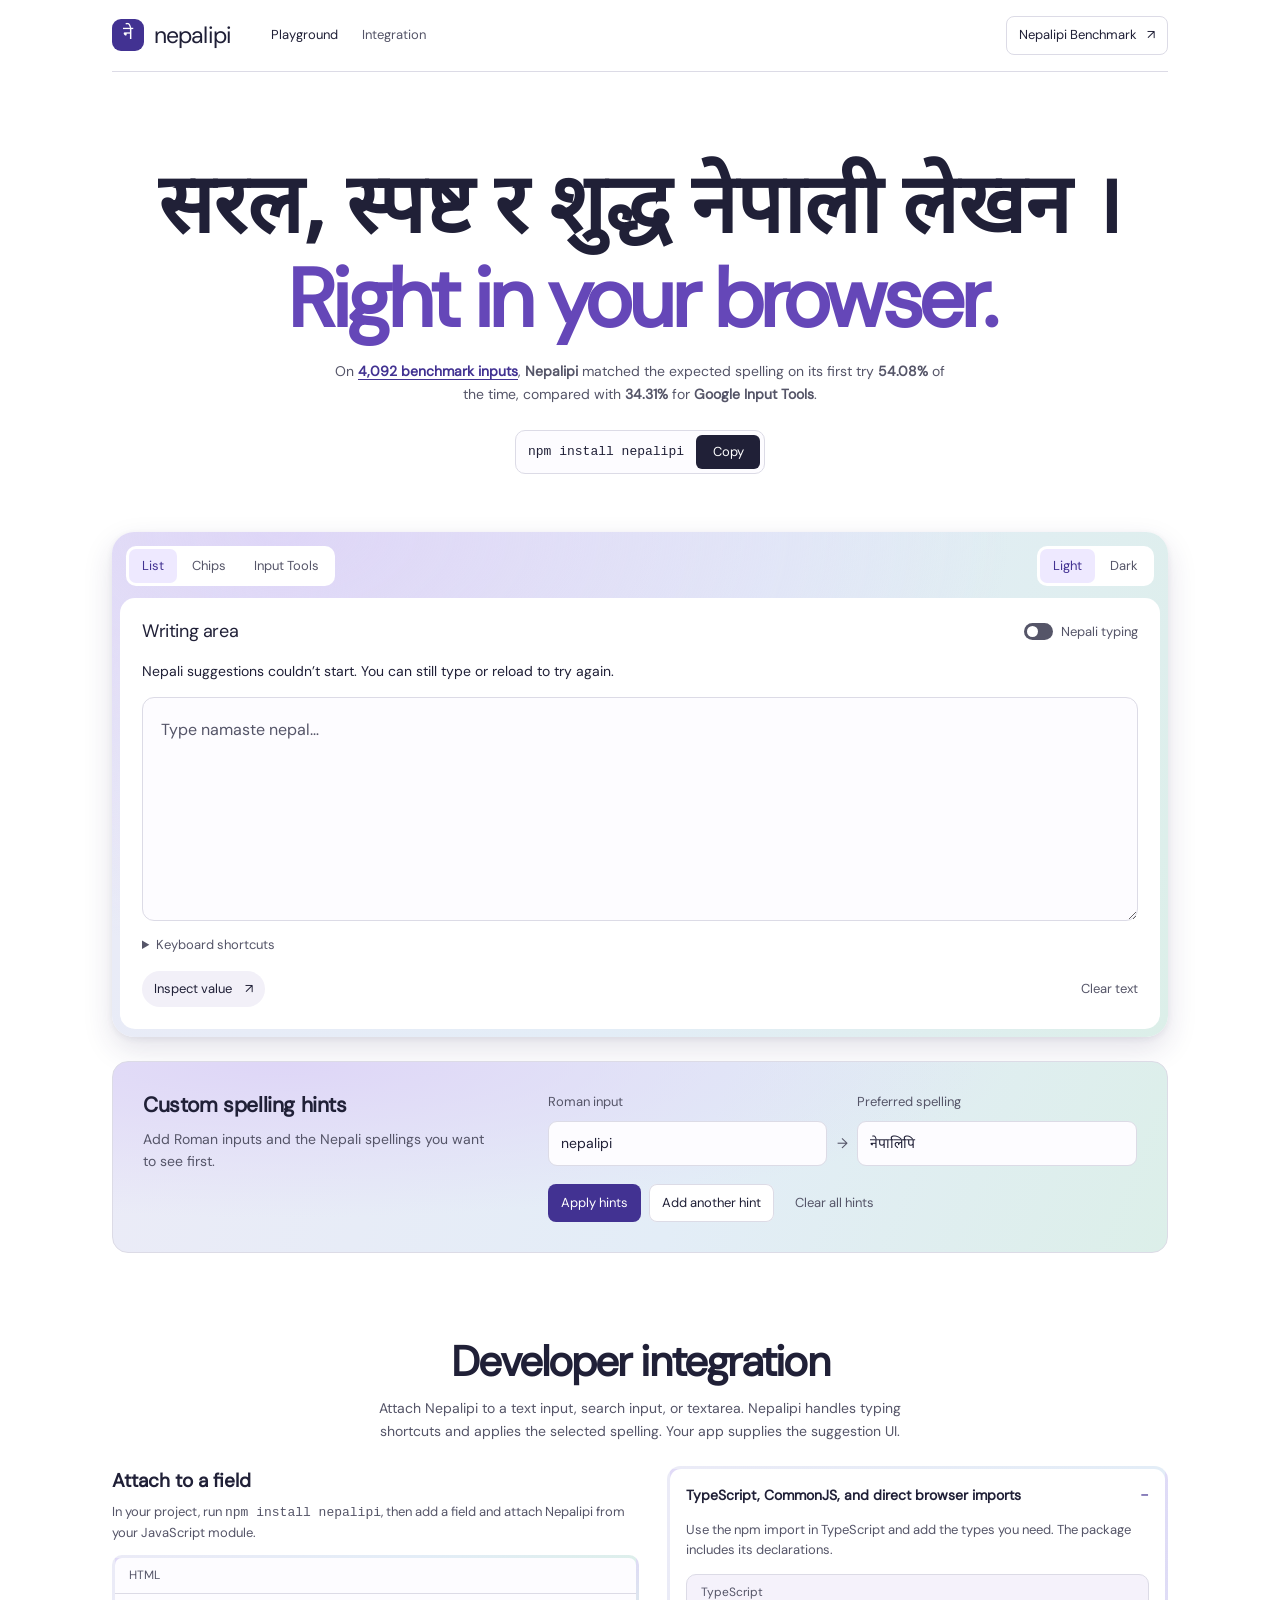
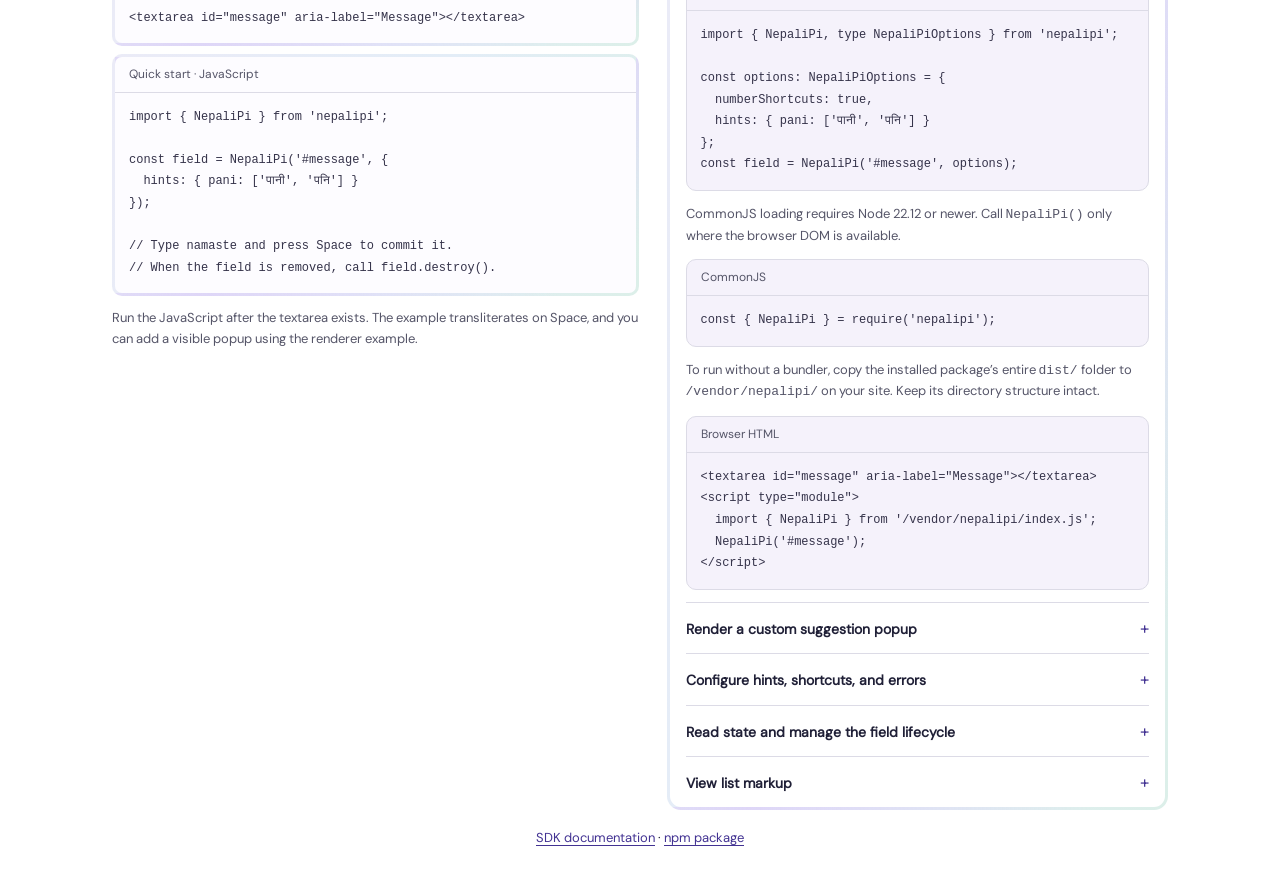
<file: index.html>
<!doctype html>
<html lang="en" data-theme="paper">
<head>
  <meta charset="UTF-8">
  <meta name="viewport" content="width=device-width, initial-scale=1">
  <meta name="description" content="Type Nepali with Roman letters and get live Devanagari suggestions in your browser. Try the writing demo or add offline Nepali typing to your app.">
  <title>Nepalipi — Type Nepali with Roman Letters</title>
  <link rel="canonical" href="https://nepalipi.github.io/">
  <meta property="og:type" content="website">
  <meta property="og:site_name" content="Nepalipi">
  <meta property="og:title" content="Nepalipi — Type Nepali with Roman Letters">
  <meta property="og:description" content="Type Nepali with Roman letters and get live Devanagari suggestions in your browser. Try the writing demo or add offline Nepali typing to your app.">
  <meta property="og:url" content="https://nepalipi.github.io/">
  <meta property="og:image" content="https://nepalipi.github.io/social/homepage.png">
  <meta property="og:image:type" content="image/png">
  <meta property="og:image:width" content="1200">
  <meta property="og:image:height" content="630">
  <meta property="og:image:alt" content="Nepalipi writing demo. Type namaste to get नमस्ते.">
  <meta name="twitter:card" content="summary_large_image">
  <meta name="twitter:title" content="Nepalipi — Type Nepali with Roman Letters">
  <meta name="twitter:description" content="Type Nepali with Roman letters and get live Devanagari suggestions in your browser. Try the writing demo or add offline Nepali typing to your app.">
  <meta name="twitter:image" content="https://nepalipi.github.io/social/homepage-x.png">
  <meta name="twitter:image:alt" content="Nepalipi writing demo. Type namaste to get नमस्ते.">
  <link rel="icon" href="/favicon.svg" type="image/svg+xml">
  <link rel="stylesheet" href="/input-demo/demo.css">
  <script type="module" src="/input-demo/demo.js"></script>
</head>
<body>
  <header class="masthead"><div class="header-start"><a class="brand" href="/"><span class="brand-mark" lang="ne" aria-hidden="true">ने</span>nepalipi</a><nav aria-label="Demo navigation"><a href="#playground" aria-current="page">Playground</a><a href="#integration">Integration</a></nav></div><a class="writer-link" href="/benchmark.html">Nepalipi Benchmark <span aria-hidden="true">↗</span></a></header>
  <main>
    <section class="intro">
      <h1><span lang="ne">सरल, स्पष्ट र शुद्ध नेपाली लेखन ।</span><br><span>Right in your browser.</span></h1>
      <p class="hero-benchmark">On <a href="/benchmark.html?suite=public-full#scores-panel"><strong>4,092 benchmark inputs</strong></a>, <strong>Nepalipi</strong> matched the expected spelling on its first try <strong>54.08%</strong> of the time, compared with <strong>34.31%</strong> for <strong>Google Input Tools</strong>.</p>
      <div class="install-command">
        <code id="install-command">npm install nepalipi</code>
        <button id="copy-install" type="button">Copy</button>
      </div>
      <p id="install-status" class="install-status" role="status"></p>
    </section>
    <section id="playground" class="playground" aria-label="Input integration playground">
      <div class="editor-frame">
        <div class="lab-bar"><div class="renderer-switch" role="group" aria-label="Suggestion style"><button type="button" data-renderer="list" aria-pressed="true">List</button><button type="button" data-renderer="chips" aria-pressed="false">Chips</button><button type="button" data-renderer="ime" aria-pressed="false">Input Tools</button></div><div class="appearance" role="group" aria-label="Demo appearance"><button type="button" data-theme-choice="paper" aria-pressed="true">Light</button><button type="button" data-theme-choice="ink" aria-pressed="false">Dark</button></div></div>
        <div class="form-side">
          <div class="workspace-heading"><h2><label for="message">Writing area</label></h2><label class="toggle"><input id="enabled" form="demo-form" type="checkbox" checked><span class="toggle-track" aria-hidden="true"></span>Nepali typing</label></div>
          <p id="engine-status" class="engine-note" role="status" hidden>Nepali suggestions couldn’t start. You can still type or reload to try again.</p>
          <form id="demo-form">
            <div class="field-shell">
              <textarea id="message" name="message" rows="4" spellcheck="false" placeholder="Type namaste nepal…" aria-describedby="typing-help"></textarea>
              <div id="message-options" class="suggestion-host" hidden></div>
            </div>
            <details class="typing-guide"><summary>Keyboard shortcuts</summary><p id="typing-help">Use 1–5 for Nepali, 6 for English, or ↑ ↓ and Space to choose. Esc keeps numbers literal. Type . for punctuation.</p></details>
            <div class="form-footer"><button type="submit" class="submit">Inspect value <span aria-hidden="true">↗</span></button><button type="reset" class="reset">Clear text</button></div>
          </form>
          <output id="form-result" hidden aria-live="polite"></output>
        </div>
      </div>
    </section>
    <form id="hint-form" class="hint-controls" aria-labelledby="hints-title">
      <div class="hint-intro">
        <h2 id="hints-title">Custom spelling hints</h2>
        <p>Add Roman inputs and the Nepali spellings you want to see first.</p>
      </div>
      <div class="hint-editor">
        <div id="hint-rows">
          <div class="hint-fields">
            <div><label for="hint-roman">Roman input</label><input id="hint-roman" data-hint-roman type="text" value="nepalipi" maxlength="64" pattern="[A-Za-z]+" required spellcheck="false"></div>
            <span class="hint-arrow" aria-hidden="true">→</span>
            <div><label for="hint-nepali">Preferred spelling</label><input id="hint-nepali" data-hint-nepali type="text" value="नेपालिपि" maxlength="128" required spellcheck="false" lang="ne"></div>
          </div>
        </div>
        <div class="hint-actions">
          <button id="apply-hint" type="submit">Apply hints</button>
          <button id="add-hint" type="button">Add another hint</button>
          <button id="clear-hints" type="button">Clear all hints</button>
        </div>
        <p id="hint-status" role="status" hidden></p>
      </div>
    </form>
    <section id="integration" class="integration" aria-labelledby="integration-title">
      <div class="integration-intro">
        <h2 id="integration-title">Developer integration</h2>
        <p>Attach Nepalipi to a text input, search input, or textarea. Nepalipi handles typing shortcuts and applies the selected spelling. Your app supplies the suggestion UI.</p>
      </div>
      <div class="integration-layout">
        <div class="integration-start">
          <h3>Attach to a field</h3>
          <p class="engine-note">In your project, run <code>npm install nepalipi</code>, then add a field and attach Nepalipi from your JavaScript module.</p>
          <div class="code-card"><div class="code-language">HTML</div><pre><code id="integration-quick-html">&lt;textarea id="message" aria-label="Message"&gt;&lt;/textarea&gt;</code></pre></div>
          <div class="code-card">
            <div class="code-language">Quick start · JavaScript</div>
            <pre><code id="integration-quick-start">import { NepaliPi } from 'nepalipi';

const field = NepaliPi('#message', {
  hints: { pani: ['पानी', 'पनि'] }
});

// Type namaste and press Space to commit it.
// When the field is removed, call field.destroy().</code></pre>
          </div>
          <p class="engine-note">Run the JavaScript after the textarea exists. The example transliterates on Space, and you can add a visible popup using the renderer example.</p>
        </div>
        <div class="integration-reference">
          <details class="integration-topic" open>
            <summary>TypeScript, CommonJS, and direct browser imports</summary>
            <p>Use the npm import in TypeScript and add the types you need. The package includes its declarations.</p>
            <div class="code-card"><div class="code-language">TypeScript</div><pre><code id="integration-typescript">import { NepaliPi, type NepaliPiOptions } from 'nepalipi';

const options: NepaliPiOptions = {
  numberShortcuts: true,
  hints: { pani: ['पानी', 'पनि'] }
};
const field = NepaliPi('#message', options);</code></pre></div>
            <p>CommonJS loading requires Node 22.12 or newer. Call <code>NepaliPi()</code> only where the browser DOM is available.</p>
            <div class="code-card"><div class="code-language">CommonJS</div><pre><code>const { NepaliPi } = require('nepalipi');</code></pre></div>
            <p>To run without a bundler, copy the installed package’s entire <code>dist/</code> folder to <code>/vendor/nepalipi/</code> on your site. Keep its directory structure intact.</p>
            <div class="code-card"><div class="code-language">Browser HTML</div><pre><code id="integration-direct-browser">&lt;textarea id="message" aria-label="Message"&gt;&lt;/textarea&gt;
&lt;script type="module"&gt;
  import { NepaliPi } from '/vendor/nepalipi/index.js';
  NepaliPi('#message');
&lt;/script&gt;</code></pre></div>
          </details>
          <details class="integration-topic">
            <summary>Render a custom suggestion popup</summary>
            <p>Give Nepalipi a separate container. It handles visibility and caret positioning. The renderer updates accessible attributes and wires up pointer selection.</p>
            <div class="code-card">
              <div class="code-language">HTML</div>
              <pre><code id="integration-popup-html">&lt;textarea id="message"&gt;&lt;/textarea&gt;
&lt;div id="suggestions" hidden&gt;&lt;/div&gt;</code></pre>
            </div>
            <div class="code-card">
              <div class="code-language">JavaScript</div>
              <pre><code id="integration-popup-js">import { NepaliPi } from 'nepalipi';

function applyAttributes(element, attributes) {
  for (const [name, value] of Object.entries(attributes)) {
    if (value === null) element.removeAttribute(name);
    else element.setAttribute(name, value);
  }
}

const field = NepaliPi('#message', {
  dropdown: {
    container: '#suggestions',
    position: 'caret',
    render(state, { container, controller }) {
      applyAttributes(controller.target, controller.getInputAttributes());
      applyAttributes(container, controller.getListAttributes());

      container.replaceChildren(...state.suggestions.map(suggestion =&gt; {
        const option = document.createElement('button');
        option.type = 'button';
        option.textContent = suggestion.label ?? suggestion.text;
        applyAttributes(option, controller.getOptionAttributes(suggestion.id));
        option.onpointerdown = event =&gt; event.preventDefault();
        option.onclick = () =&gt; controller.choose(suggestion.id);
        return option;
      }));
    }
  }
});</code></pre>
            </div>
            <p>Use <code>position: 'manual'</code> if your app positions the popup. For fully custom rendering, subscribe with <code>field.subscribe(listener)</code>, render from <code>state.suggestions</code>, and call the returned unsubscribe function on cleanup.</p>
          </details>
          <details class="integration-topic">
            <summary>Configure hints, shortcuts, and errors</summary>
            <dl>
              <div><dt><code>enabled</code> and <code>numberShortcuts</code></dt><dd>Both default to <code>true</code>. Set <code>numberShortcuts: false</code> if the field needs literal digits.</dd></div>
              <div><dt><code>hints</code> and <code>setHints(hints)</code></dt><dd>Map each Roman key to one spelling or an ordered list. Hints apply to this field only and appear ahead of engine suggestions. Calling <code>setHints()</code> with a map replaces the previous map. Pass <code>{}</code> to clear it.</dd></div>
              <div><dt><code>onError(error, info)</code></dt><dd>Handle failures in dropdown renderers and subscribers after setup. The callback receives the error, a code, and the target field.</dd></div>
            </dl>
          </details>
          <details class="integration-topic">
            <summary>Read state and manage the field lifecycle</summary>
            <dl>
              <div><dt><code>getState()</code> and <code>subscribe(listener)</code></dt><dd>Read <code>suggestions</code>, <code>activeId</code>, <code>open</code>, and <code>mode</code>. The mode identifies a word or punctuation menu. Each suggestion has an ID, text, shortcut number, and kind.</dd></div>
              <div><dt><code>choose(id)</code> and <code>highlight(id)</code></dt><dd>Use IDs from the current state. Choose from a keyboard or pointer handler so the controller can apply the selection.</dd></div>
              <div><dt><code>open()</code>, <code>dismiss()</code>, and <code>getCaretRect()</code></dt><dd>Open or close the suggestions, or read the caret position when positioning your own popup.</dd></div>
              <div><dt><code>update(options)</code> and <code>NepaliPi.get(target)</code></dt><dd>Update a controller or look up one already attached to the field. Attach only once per element.</dd></div>
              <div><dt><code>destroy()</code></dt><dd>Detach when the field is removed. In frameworks, attach after mount and destroy before unmount.</dd></div>
            </dl>
            <div class="code-card"><div class="code-language">Subscribe and clean up</div><pre><code>const unsubscribe = field.subscribe(state =&gt; {
  console.log(state.mode, state.suggestions);
});

// Call both when the component is removed.
unsubscribe();
field.destroy();</code></pre></div>
          </details>
          <details class="markup-preview"><summary id="markup-label">View list markup</summary><pre id="markup-code">&lt;ul role="listbox"&gt;
  &lt;li&gt;
    &lt;button role="option"&gt;
      &lt;strong&gt;नमस्ते&lt;/strong&gt;
      &lt;kbd&gt;१&lt;/kbd&gt;
    &lt;/button&gt;
  &lt;/li&gt;
&lt;/ul&gt;</pre></details>
        </div>
      </div>
      <p class="integration-links"><a href="https://github.com/razaanstha/nepalipi#browser-integration">SDK documentation</a> · <a href="https://www.npmjs.com/package/nepalipi">npm package</a></p>
    </section>
    <p id="announcement" class="sr-only" aria-live="polite" aria-atomic="true"></p>
  </main>
</body>
</html>
</file>
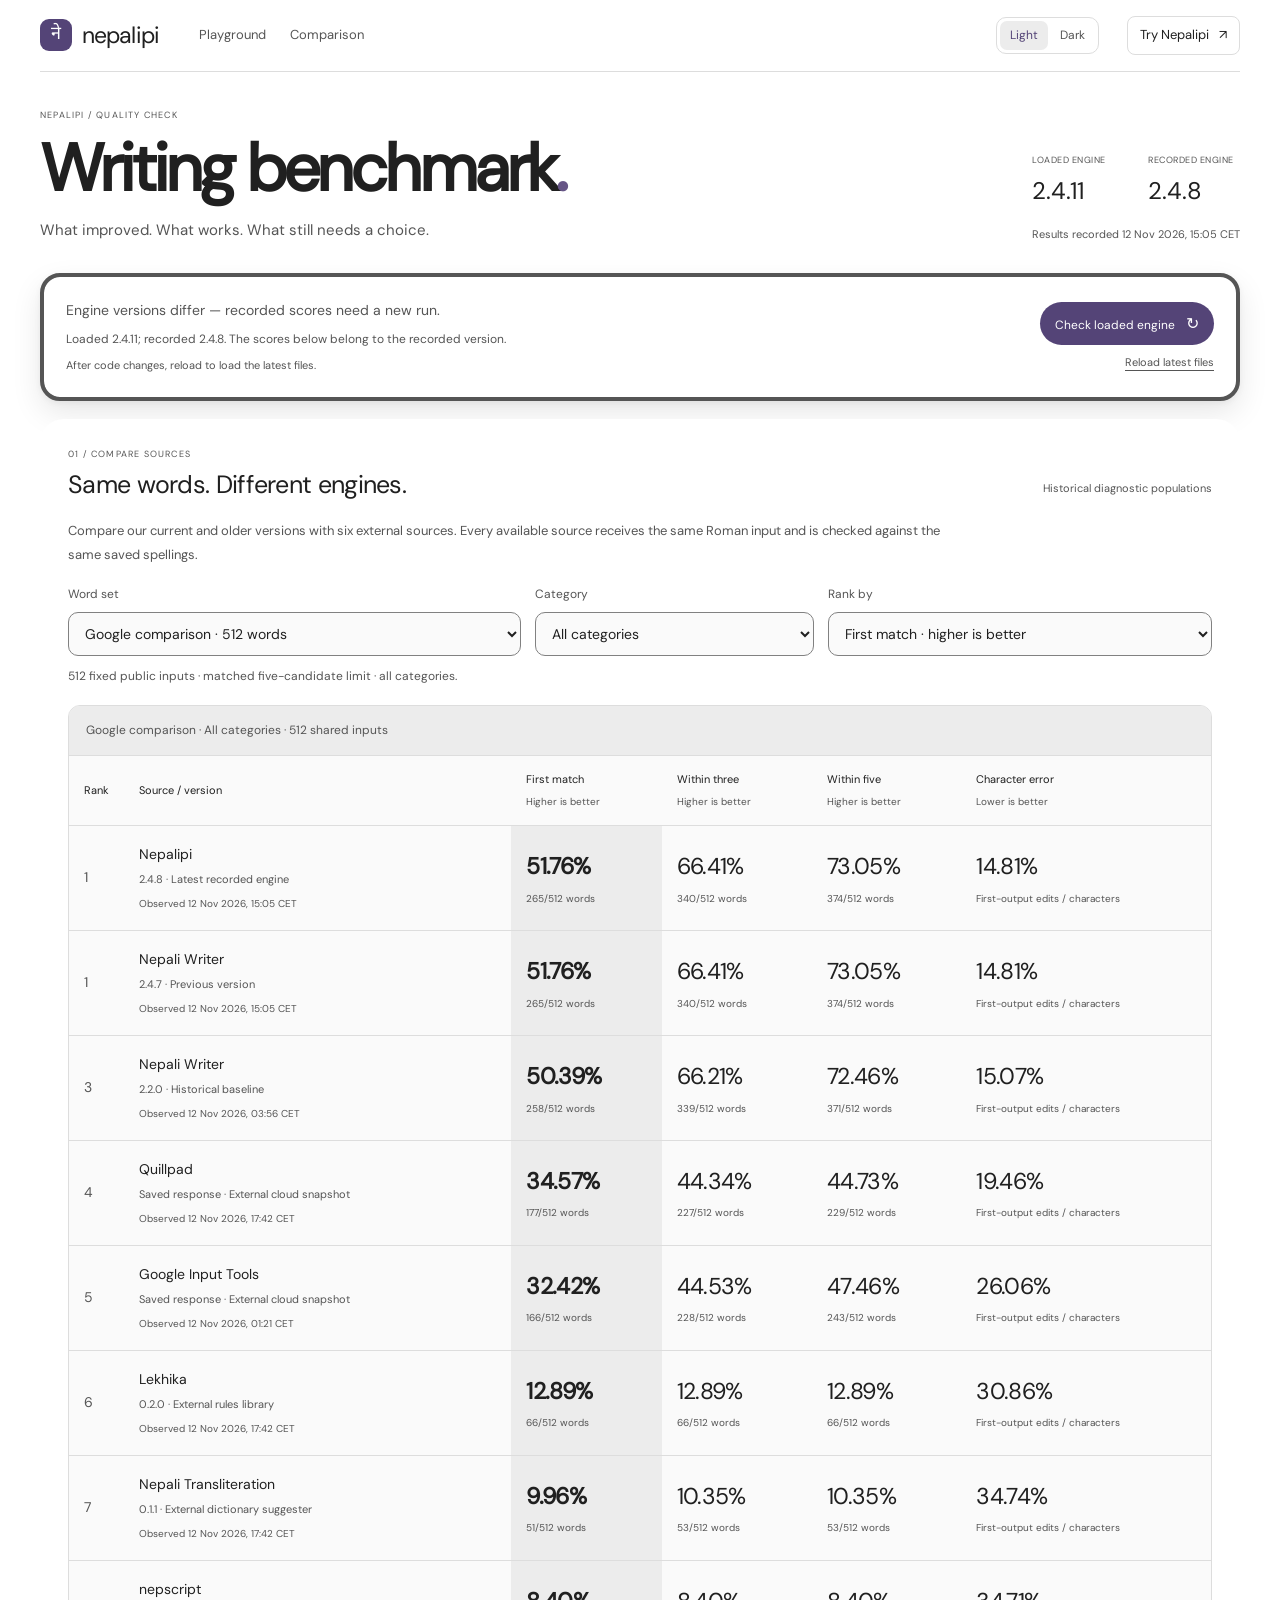
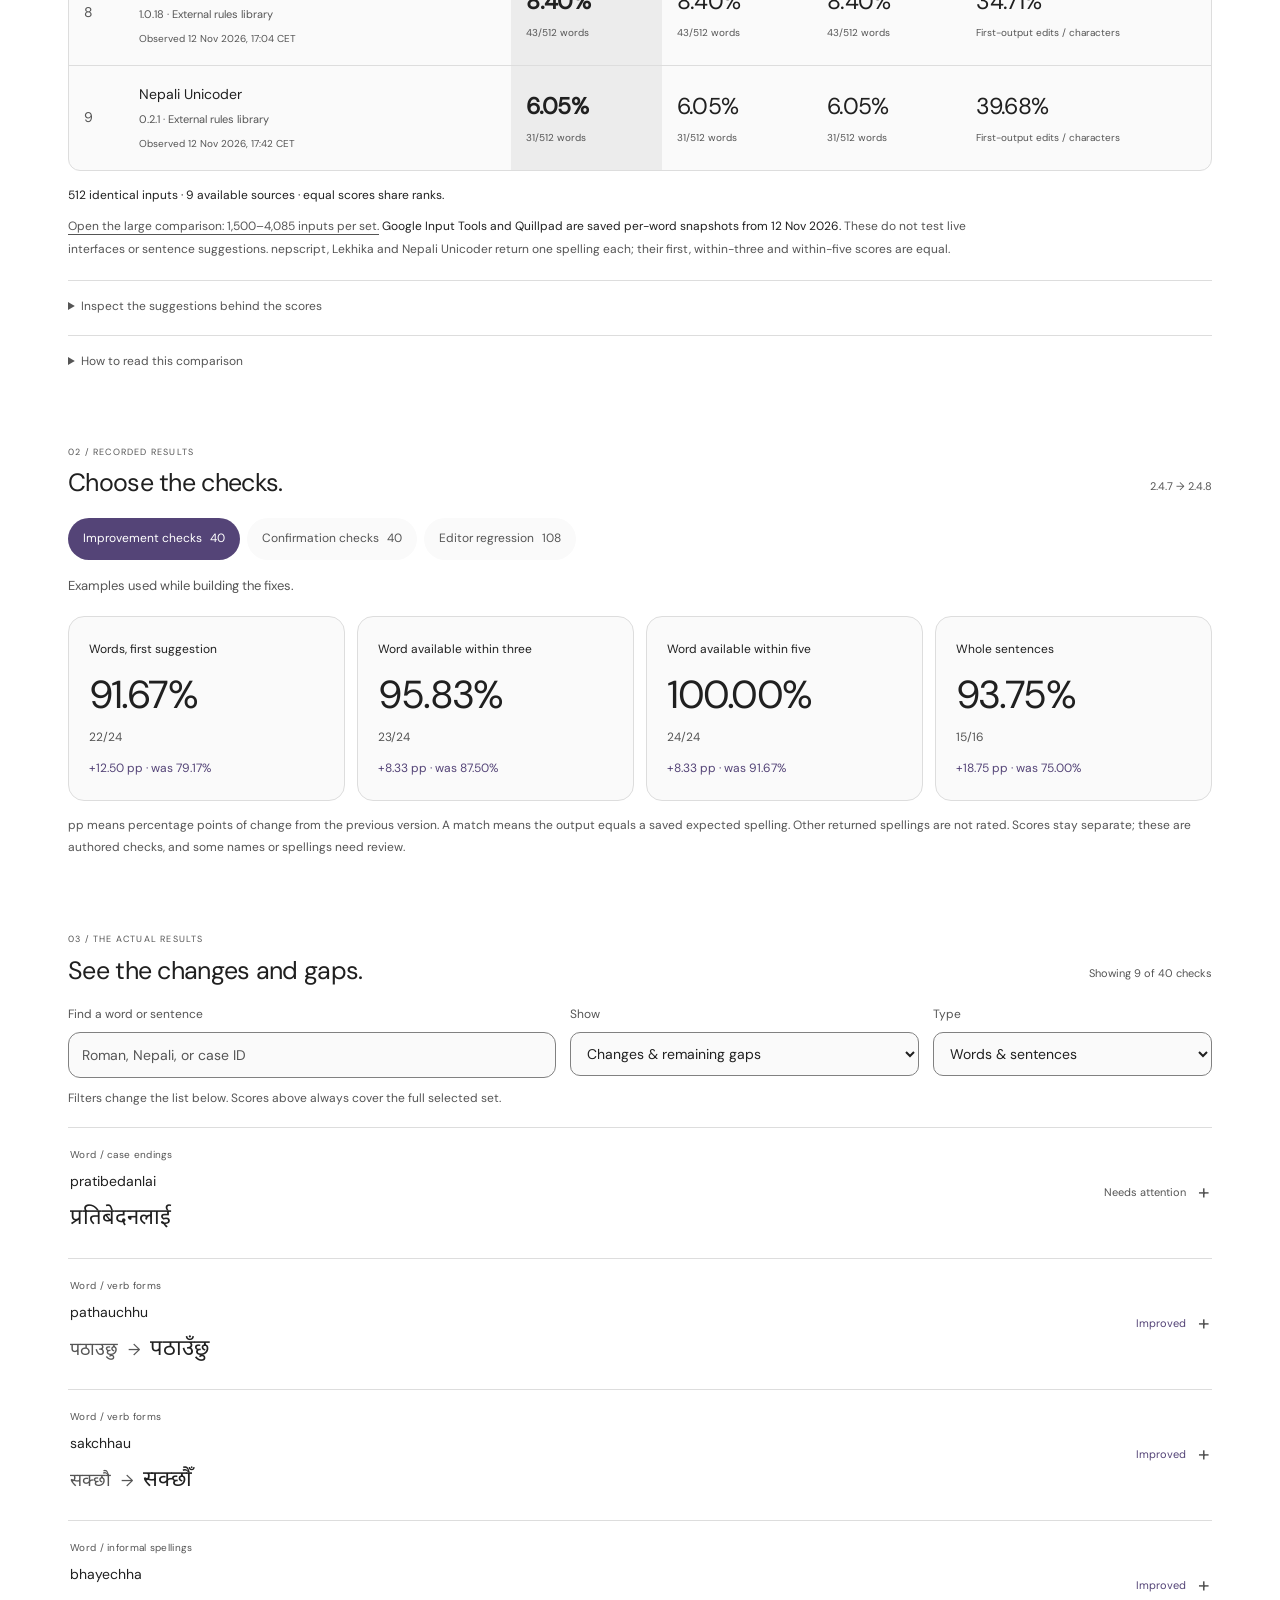
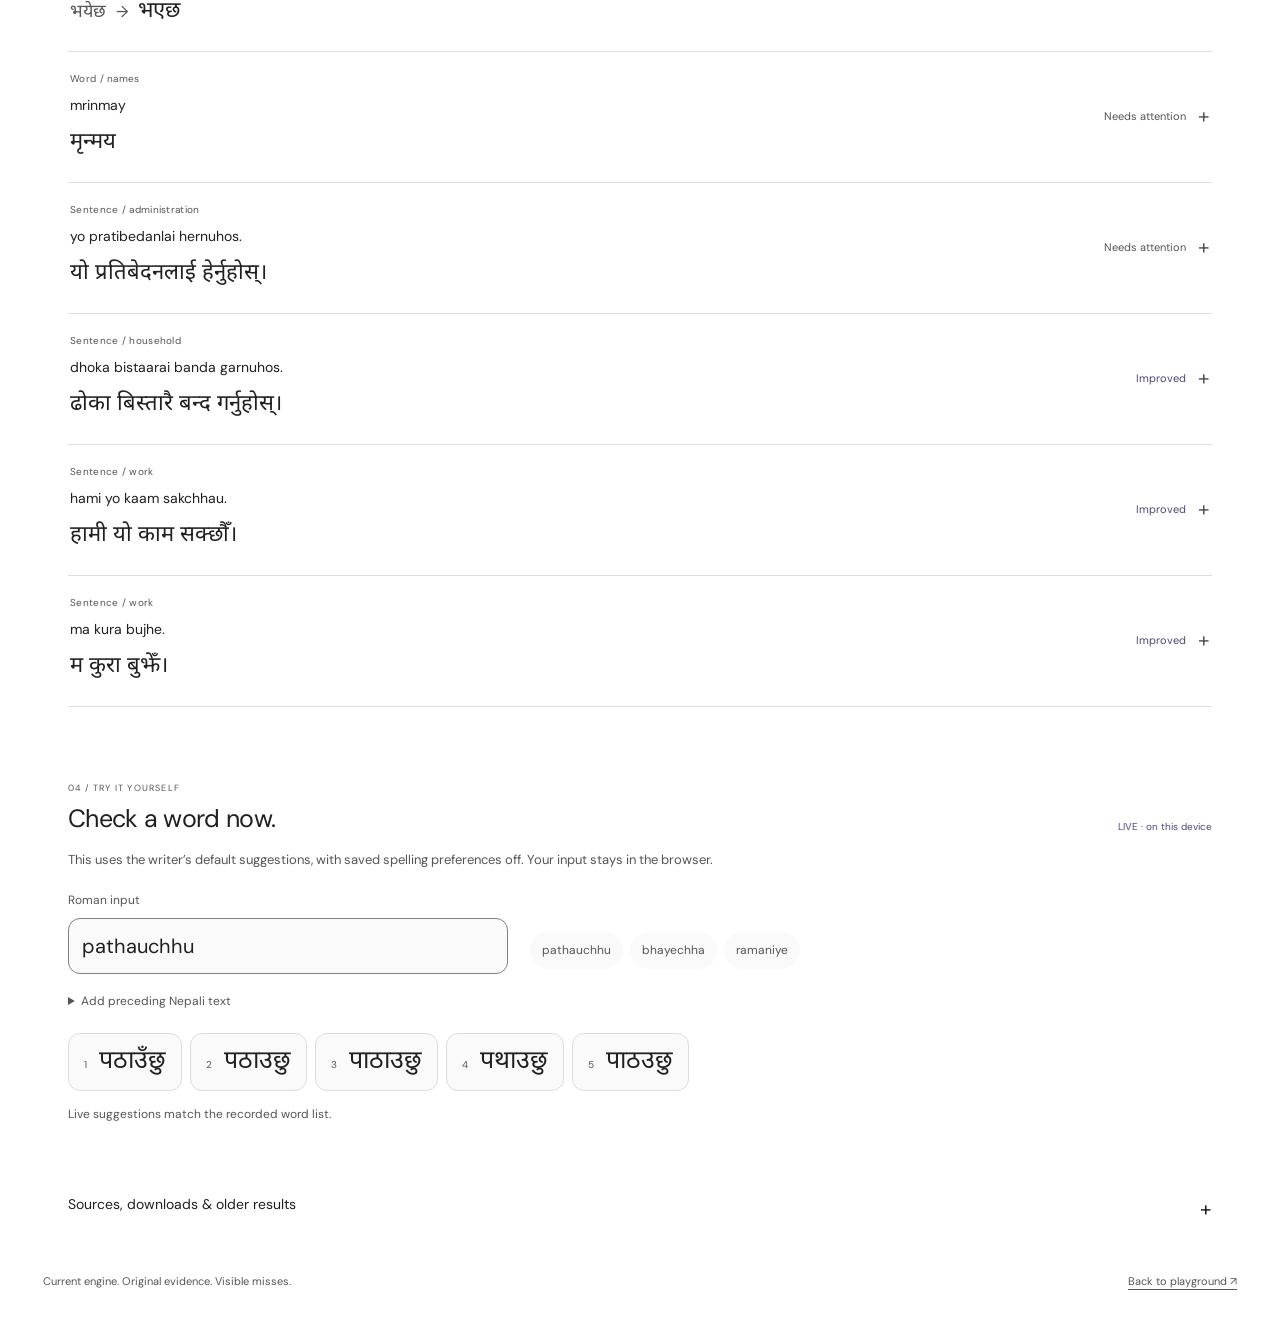
<file: benchmark-details.html>
<!doctype html>
<html lang="en" data-theme="paper">
<head>
  <meta charset="UTF-8"><meta name="viewport" content="width=device-width,initial-scale=1">
  <meta name="theme-color" content="#ffffff">
  <meta name="description" content="Current Nepalipi results: what improved, what still needs work, and a live check against the loaded engine.">
  <title>Benchmark details — Nepalipi</title>
  <link rel="icon" href="/favicon.svg" type="image/svg+xml">
  <link rel="stylesheet" href="/theme.css">
  <link rel="stylesheet" href="/benchmark/dashboard.css">
  <link rel="stylesheet" href="/benchmark/select.css">
  <link rel="stylesheet" href="/benchmark/appearance.css">
  <script type="module" src="/benchmark/dashboard.js"></script>
  <script type="module" src="/benchmark/theme.js"></script>
</head>
<body class="dashboard-page">
  <header class="dashboard-header"><div class="header-start"><a class="dashboard-brand" href="/" aria-label="Nepalipi home"><span class="brand-mark" lang="ne" aria-hidden="true">ने</span>nepalipi</a><nav aria-label="Main navigation"><a href="/">Playground</a><a href="/benchmark.html">Comparison</a></nav></div><div class="header-actions"><div class="appearance" role="group" aria-label="Benchmark appearance"><button type="button" data-theme-choice="paper" aria-pressed="true">Light</button><button type="button" data-theme-choice="ink" aria-pressed="false">Dark</button></div><a class="playground-link" href="/">Try Nepalipi <span aria-hidden="true">↗</span></a></div></header>
  <main class="dashboard-main">
    <section class="dashboard-hero" aria-labelledby="page-title">
      <div><p class="overline">NEPALIPI / QUALITY CHECK</p><h1 id="page-title">Writing benchmark<span>.</span></h1><p class="hero-description">What improved. What works. What still needs a choice.</p></div>
      <div class="engine-stamp"><div><span>LOADED ENGINE</span><strong id="loaded-version">—</strong></div><div><span>RECORDED ENGINE</span><strong id="recorded-version">—</strong></div><p>Results recorded <time id="recorded-at">—</time></p></div>
    </section>
    <section id="freshness" class="freshness" data-state="checking" aria-label="Loaded engine check">
      <div><strong id="freshness-result" role="status" aria-live="polite">Checking the loaded engine…</strong><p id="freshness-detail">Word suggestions are checked here. Sentence and editor scores come from the saved browser run.</p><p class="reload-note">After code changes, reload to load the latest files.</p></div><div class="freshness-actions"><button id="check-engine" type="button" disabled>Check loaded engine <span aria-hidden="true">↻</span></button><a id="reload-files" href="/benchmark-details.html">Reload latest files</a></div>
    </section>
    <p id="old-link-note" class="old-link-note" hidden>This link refers to an older word suite. <a id="old-link" href="/benchmark-history.html">Open those archived results ↗</a></p>

    <section class="source-panel" aria-labelledby="sources-title">
      <div class="section-top"><div><p class="overline">01 / COMPARE SOURCES</p><h2 id="sources-title">Same words. Different engines.</h2></div><span class="compare-label">Historical diagnostic populations</span></div>
      <p class="source-intro">Compare our current and older versions with six external sources. Every available source receives the same Roman input and is checked against the same saved spellings.</p>
      <div class="source-controls"><label>Word set<select id="comparison-set"><button type="button"><selectedcontent></selectedcontent></button></select></label><label>Category<select id="comparison-category"><button type="button"><selectedcontent></selectedcontent></button></select></label><label>Rank by<select id="comparison-metric"><button type="button"><selectedcontent></selectedcontent></button><option value="first">First match · higher is better</option><option value="withinThree">Within three · higher is better</option><option value="withinFive">Within five · higher is better</option><option value="cer">Character error · lower is better</option></select></label></div>
      <p id="comparison-scope" class="filter-note"></p>
      <div class="source-table-wrap" tabindex="0" role="region" aria-label="Source comparison table">
        <table class="source-table"><caption id="comparison-caption"></caption><thead><tr><th scope="col">Rank</th><th scope="col">Source / version</th><th scope="col">First match <span>Higher is better</span></th><th scope="col">Within three <span>Higher is better</span></th><th scope="col">Within five <span>Higher is better</span></th><th scope="col">Character error <span>Lower is better</span></th></tr></thead><tbody id="comparison-rows"></tbody></table>
      </div>
      <p id="comparison-summary" class="comparison-summary" role="status" aria-live="polite"></p>
      <p class="source-caveat"><a href="/benchmark.html">Open the large comparison: 1,500–4,085 inputs per set.</a> <strong>Google Input Tools and Quillpad are saved per-word snapshots from 12 Nov 2026.</strong> These do not test live interfaces or sentence suggestions. nepscript, Lekhika and Nepali Unicoder return one spelling each; their first, within-three and within-five scores are equal.</p>
      <details class="source-inspector"><summary>Inspect the suggestions behind the scores</summary><div><label>Word in the selected category<select id="comparison-word"><button type="button"><selectedcontent></selectedcontent></button></select></label><p id="comparison-expected"></p><div id="comparison-outcomes"></div></div></details>
      <details class="source-method"><summary>How to read this comparison</summary><div><p>First match: the first suggestion equals an accepted spelling. Within three: any of the first three unique suggestions equals one. Within five: any of the first five unique suggestions equals one. Counts beneath the match percentages show the denominator. Character error is first-output edit distance divided by reference characters, pooled across the selected words; lower is better and it can exceed 100%.</p><p>Matching uses Unicode NFC and trims surrounding spaces. Errors stay in the captured set’s denominator. Entirely uncaptured sets show “Not captured”. Equal scores share ranks. Category filters recalculate every source on the same subset; the sets overlap, so there is no combined score.</p><p id="comparison-independence"></p><ul id="source-dates"></ul><p>These are previously observed diagnostic words. Exact spelling agreement is narrower than linguistic correctness, particularly for names and valid alternatives. The sentence and editor checks below have no external baseline.</p><div class="evidence-links"><a href="/benchmark/source-comparison-2.4.8-v2.json" download>All sources · JSON</a><a href="/benchmark/within-three-2.4.8-v1.json" download>Within three · JSON</a><a href="/benchmark/within-three-2.4.8-v1.csv" download>Percentages by set/category · CSV</a></div></div></details>
    </section>

    <section class="results-panel" aria-labelledby="results-title">
      <div class="section-top"><div><p class="overline">02 / RECORDED RESULTS</p><h2 id="results-title">Choose the checks.</h2></div><span class="compare-label" id="compare-label"></span></div>
      <div id="set-buttons" class="set-buttons" role="group" aria-label="Check group"></div>
      <p id="set-description" class="set-description"></p>
      <div class="score-grid">
        <button type="button" class="score-card" data-kind="choices" aria-label="Show word checks"><span>Words, first suggestion</span><strong id="word-score-percentage">—</strong><span id="word-score" class="score-count">—</span><small id="word-change"></small></button>
        <button type="button" class="score-card" data-kind="choices" aria-label="Show words within three"><span>Word available within three</span><strong id="three-score-percentage">—</strong><span id="three-score" class="score-count">—</span><small id="three-change"></small></button>
        <button type="button" class="score-card" data-kind="choices" aria-label="Show word choices"><span>Word available within five</span><strong id="available-score-percentage">—</strong><span id="available-score" class="score-count">—</span><small id="available-change"></small></button>
        <button type="button" class="score-card" data-kind="sentences" aria-label="Show sentence checks"><span>Whole sentences</span><strong id="sentence-score-percentage">—</strong><span id="sentence-score" class="score-count">—</span><small id="sentence-change"></small></button>
      </div>
      <button type="button" id="workflow-summary" class="workflow-summary" hidden>Editor actions <strong id="workflow-percentage"></strong><span id="workflow-score"></span><span>Show every action check ↗</span></button>
      <p class="score-definition">pp means percentage points of change from the previous version. A match means the output equals a saved expected spelling. Other returned spellings are not rated. Scores stay separate; these are authored checks, and some names or spellings need review.</p>
    </section>

    <section class="inspection-panel" aria-labelledby="cases-title">
      <div class="section-top"><div><p class="overline">03 / THE ACTUAL RESULTS</p><h2 id="cases-title">See the changes and gaps.</h2></div><p id="case-count" role="status"></p></div>
      <div class="case-controls"><label class="case-search">Find a word or sentence<input id="case-search" type="search" placeholder="Roman, Nepali, or case ID" autocomplete="off"></label><label>Show<select id="result-filter"><button type="button"><selectedcontent></selectedcontent></button><option value="changes">Changes &amp; remaining gaps</option><option value="all">All checks</option><option value="improved">Improved</option><option value="attention">Needs attention</option><option value="matched">Matched reference</option></select></label><label>Type<select id="kind-filter"><button type="button"><selectedcontent></selectedcontent></button><option value="all">Words &amp; sentences</option><option value="choices">Words</option><option value="sentences">Sentences</option><option value="workflows">Editor actions</option></select></label></div>
      <p class="filter-note">Filters change the list below. Scores above always cover the full selected set.</p>
      <div id="case-list"></div><p id="empty-results" class="empty-results" hidden>No checks match these filters.</p>
    </section>

    <section id="try-word" class="try-word" aria-labelledby="probe-title">
      <div class="section-top"><div><p class="overline">04 / TRY IT YOURSELF</p><h2 id="probe-title">Check a word now.</h2></div><span class="live-label">LIVE · on this device</span></div>
      <p>This uses the writer’s default suggestions, with saved spelling preferences off. Your input stays in the browser.</p>
      <div class="probe-row"><label>Roman input<input id="probe-input" type="text" value="pathauchhu" maxlength="64" autocomplete="off" autocapitalize="off" spellcheck="false"></label><div class="probe-examples"><button type="button" data-probe="pathauchhu">pathauchhu</button><button type="button" data-probe="bhayechha">bhayechha</button><button type="button" data-probe="ramaniye">ramaniye</button></div></div>
      <details class="probe-context"><summary>Add preceding Nepali text</summary><label>Preceding Nepali text<input id="probe-before" type="text" maxlength="256" placeholder="हामी" lang="ne" autocomplete="off" spellcheck="false"></label></details>
      <ol id="probe-results" lang="ne" aria-label="Live suggestions" aria-live="polite"></ol><p id="probe-note" role="status"></p>
    </section>

    <details id="evidence" class="evidence"><summary>Sources, downloads &amp; older results <span aria-hidden="true">+</span></summary><div>
      <p>Improvement checks helped shape the fixes. Confirmation checks were measured after the engine was frozen, with one previously tested word disclosed. Their scores stayed unchanged. Older editor checks are a separate regression set.</p>
      <div class="evidence-links"><a id="download-usage" download>All everyday results</a><a id="download-notes" download>Exposure &amp; spelling notes</a><a id="download-editor" download>Full editor run</a><a id="download-words" download>Seven word regression sets</a><a href="/extended-benchmark.html">Detailed editor traces ↗</a><a href="/benchmark-history.html">Older benchmark workspace ↗</a></div>
      <p>The source table compares six external sources with three Writer versions. New Quillpad responses and three additional local engines are recorded separately; existing Google and Writer observations remain unchanged.</p>
      <div class="verify-commands"><code>npm run audit:usage:verify</code><code>npm run audit:editor:verify</code></div>
    </div></details>
    <noscript>JavaScript is required to display the recorded results and run the local engine check.</noscript>
    <footer><span>Current engine. Original evidence. Visible misses.</span><a href="/">Back to playground ↗</a></footer>
  </main>
</body>
</html>
</file>
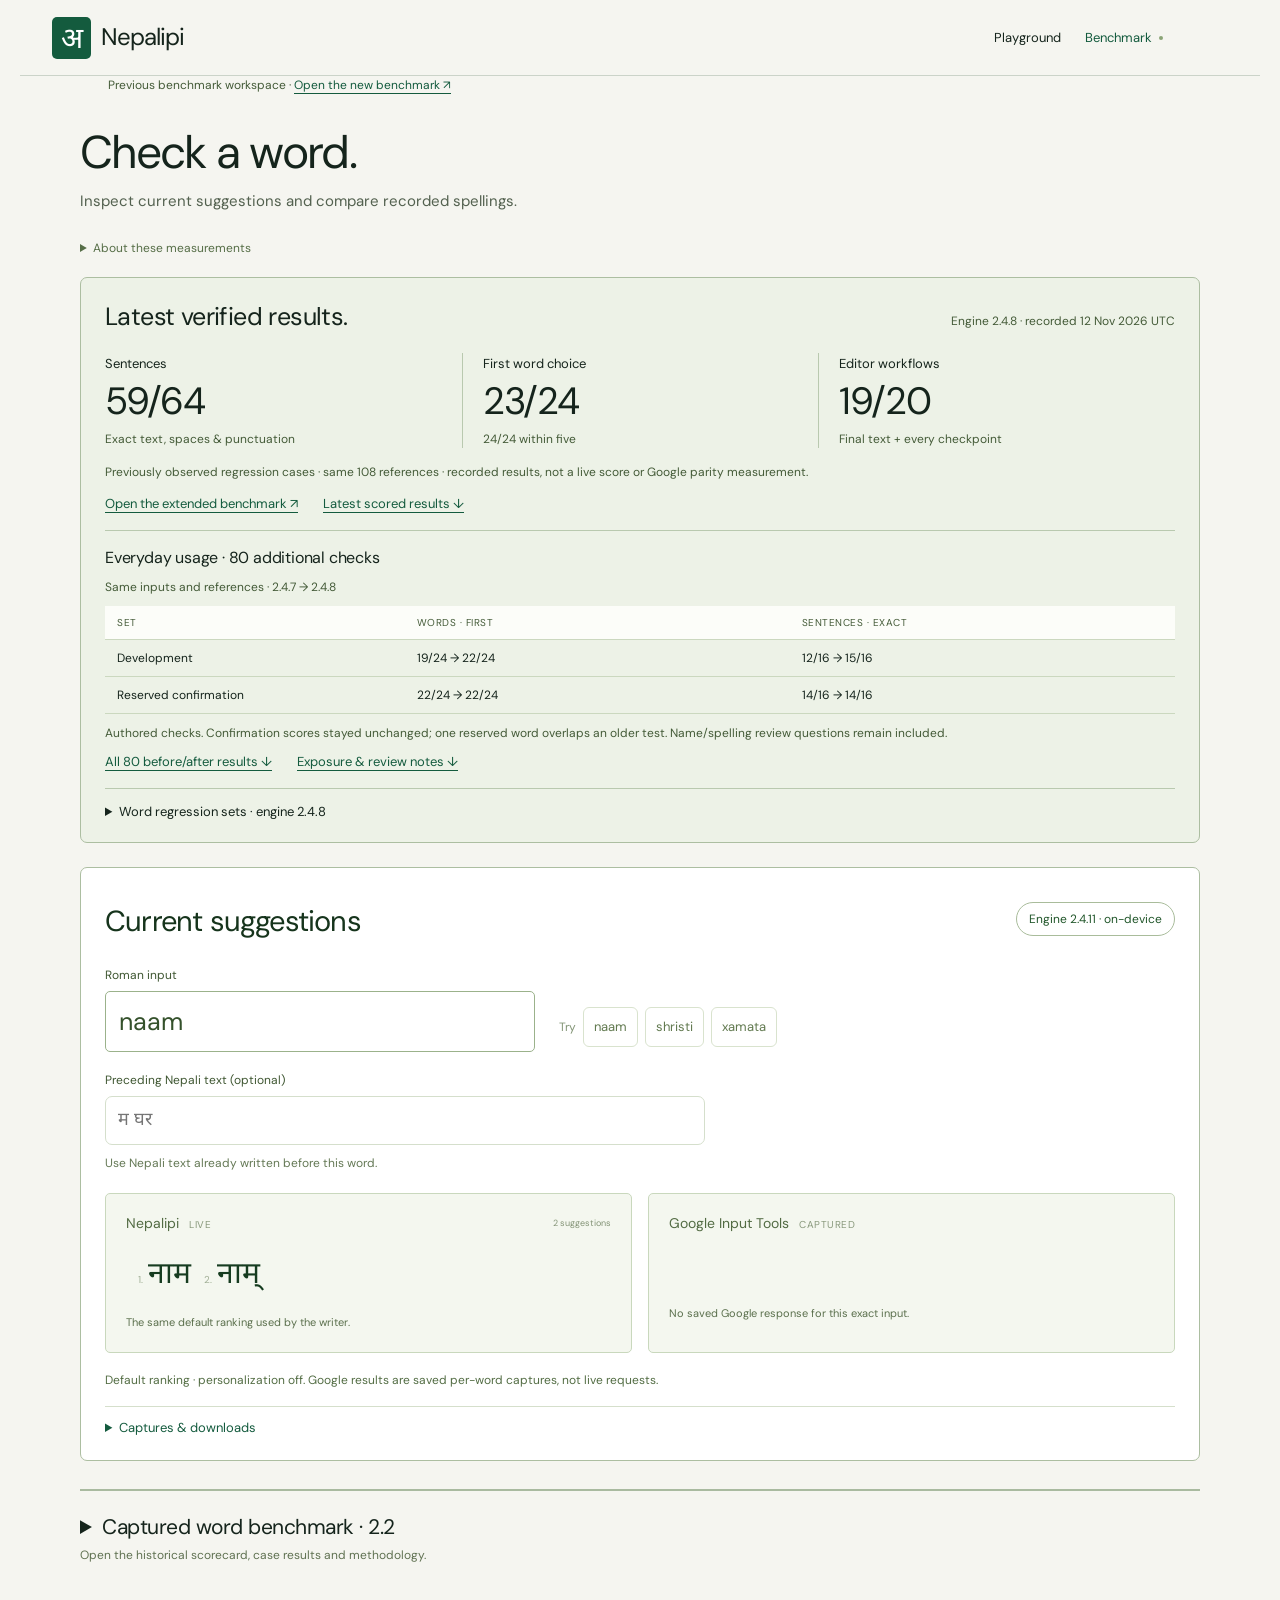
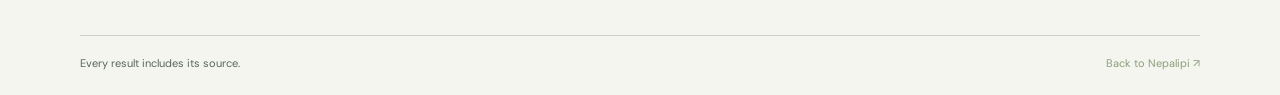
<file: benchmark-history.html>
<!doctype html>
<html lang="en">
<head>
  <meta charset="UTF-8"><meta name="viewport" content="width=device-width, initial-scale=1">
  <meta name="theme-color" content="#f8f9f6"><meta name="description" content="A reproducible Nepali transliteration benchmark with public test data, versioned engines, and inspectable per-word results.">
  <title>Nepalipi — Benchmark archive</title><link rel="icon" href="/favicon.svg" type="image/svg+xml">
  <link rel="stylesheet" href="/styles.css"><link rel="stylesheet" href="/benchmark.css"><link rel="stylesheet" href="/interface.css">
  <script type="module" src="/benchmark/app.js"></script>
</head>
<body class="benchmark-page">
  <header class="site-header"><a href="/" class="brand"><span class="brand-mark" lang="ne">अ</span><span>Nepa<span class="brand-light">lipi</span><small>LET YOUR WORDS FEEL AT HOME</small></span></a><nav aria-label="Main navigation"><a href="/">Playground</a><a href="/benchmark.html" aria-current="page">Benchmark<span class="nav-dot"></span></a></nav></header>
  <main class="benchmark-main"><p class="dataset-caveat">Previous benchmark workspace · <a href="/benchmark.html">Open the new benchmark ↗</a></p>
    <section class="benchmark-intro"><div><div class="eyebrow"><span></span> OPEN MEASUREMENTS. BETTER WORDS.</div><h1>Check a word.</h1><p>Inspect current suggestions and compare recorded spellings.</p></div><div class="run-stamp"><span class="stamp-symbol" aria-hidden="true">↗</span><span>MEASURED ON<time id="run-date"></time><small id="run-environment"></small></span></div></section>

    <details class="scope-disclosure"><summary>About these measurements</summary>
    <aside class="dataset-caveat development" id="evaluation-limits"><strong>Completed-word diagnostics, not a writing-quality score.</strong> These results check a reference spelling for each isolated token. They do not grade the other suggestions, unfinished words, sentence context, or learned choices. Google Translate’s live interface has not been verified. <a href="/benchmark/live-typing-audit.md">Read the typing audit ↗</a></aside>
    </details>

    <section class="current-results" aria-labelledby="current-title">
      <div class="current-heading"><h2 id="current-title">Latest verified results.</h2><span id="current-version"></span></div>
      <div class="current-track-stats">
        <a href="/extended-benchmark.html?track=sentences" data-current-track="sentences"><span>Sentences</span><strong id="current-sentences"></strong><small>Exact text, spaces &amp; punctuation</small></a>
        <a href="/extended-benchmark.html?track=choices" data-current-track="choices"><span>First word choice</span><strong id="current-choices"></strong><small id="current-choice-detail"></small></a>
        <a href="/extended-benchmark.html?track=workflows" data-current-track="workflows"><span>Editor workflows</span><strong id="current-workflows"></strong><small>Final text + every checkpoint</small></a>
      </div>
      <p id="current-scope">Previously observed regression cases · same 108 references · recorded results, not a live score or Google parity measurement.</p>
      <div class="current-links"><a href="/extended-benchmark.html">Open the extended benchmark ↗</a><a href="/benchmark/editor-2.4.8-v1.json" download>Latest scored results ↓</a></div>
      <section class="current-usage" aria-labelledby="current-usage-title">
        <h3 id="current-usage-title">Everyday usage · 80 additional checks</h3>
        <p>Same inputs and references · 2.4.7 → 2.4.8</p>
        <table aria-label="Everyday usage scores"><thead><tr><th>SET</th><th>WORDS · FIRST</th><th>SENTENCES · EXACT</th></tr></thead><tbody id="current-usage-rows"></tbody></table>
        <p>Authored checks. Confirmation scores stayed unchanged; one reserved word overlaps an older test. Name/spelling review questions remain included.</p>
        <div class="current-links"><a href="/benchmark/usage-2.4.8.json" download>All 80 before/after results ↓</a><a href="/benchmark/usage-notes-2.4.8.json" download>Exposure &amp; review notes ↓</a></div>
      </section>
      <details id="current-word-results"><summary>Word regression sets · engine 2.4.8</summary><p id="current-word-date"></p><p>Overlapping, previously observed sets. Counts are kept separate; no new Google capture.</p><div class="current-word-scroll" tabindex="0" role="region" aria-label="Current word regression results"><table><thead><tr><th>SET</th><th>INPUTS</th><th>FIRST</th><th>WITHIN FIVE</th></tr></thead><tbody id="current-word-rows"></tbody></table></div><a href="/benchmark/word-replay-2.4.8.json" download>Complete 2.4.8 word replay ↓</a></details>
    </section>

    <section class="live-probe" aria-labelledby="live-title">
      <div class="live-heading"><div><div class="section-kicker">THE LIST ITSELF</div><h2 id="live-title">Current suggestions</h2><p>Type a word to see its spellings.</p></div><span class="live-version" id="live-version"></span></div>
      <div class="live-input-row"><label for="live-input">Roman input<input id="live-input" type="text" value="naam" maxlength="64" spellcheck="false" autocomplete="off" autocapitalize="off" aria-describedby="live-scope"></label><div class="live-examples" aria-label="Example inputs"><span>Try</span><button type="button" data-probe="naam">naam</button><button type="button" data-probe="shristi">shristi</button><button type="button" data-probe="xamata">xamata</button></div></div>
      <label class="live-before-label" for="live-before">Preceding Nepali text (optional)<input id="live-before" type="text" maxlength="256" placeholder="म घर" lang="ne" autocomplete="off" spellcheck="false" aria-describedby="live-context-note"></label><p id="live-context-note" class="live-context-note">Use Nepali text already written before this word.</p>
      <div class="live-columns" aria-live="polite" aria-atomic="true">
        <article><div class="live-column-heading"><h3>Nepalipi <span>LIVE</span></h3><small id="live-ours-count"></small></div><ol id="live-ours" lang="ne" aria-label="Current engine suggestions"></ol><p id="live-ours-state"></p></article>
        <article><div class="live-column-heading"><h3>Google Input Tools <span>CAPTURED</span></h3><small id="live-google-count"></small></div><ol id="live-google" lang="ne" aria-label="Captured Google endpoint suggestions"></ol><p id="live-google-state"></p></article>
      </div>
      <p id="live-scope" class="live-scope">Default ranking · personalization off. Google results are saved per-word captures, not live requests.</p>
      <details class="probe-evidence"><summary>Captures &amp; downloads</summary><p>Saved responses appear only for the exact recorded input. They are not Google Translate interface observations. <a href="/benchmark/language-audit-2.4.json" download>2.4 language checks ↓</a> · <a href="/benchmark/word-replay-2.4.8.json" download>Complete 2.4.8 word replay ↓</a> · <a href="https://translate.google.com/?sl=ne&amp;tl=en&amp;op=translate" target="_blank" rel="noreferrer">Open Google Translate ↗</a></p></details>
    </section>

    <details class="historical-results"><summary>Captured word benchmark · 2.2<small>Open the historical scorecard, case results and methodology.</small></summary>
    <section class="scorecard" aria-labelledby="leaderboard-title">
      <div class="scorecard-toolbar"><div class="section-kicker"><span>01</span> THE SCORECARD</div><div class="dataset-control"><label for="dataset">Evaluation set</label><select id="dataset"><option value="google-comparison">Google comparison</option><option value="typing-check">Everyday typing check</option><option value="public-test">Full public test</option><option value="development">Development</option></select><label for="category" class="sr-only">Dataset category</label><select id="category"><option value="all">All categories</option></select></div></div>
      <div class="scorecard-title"><div><h2 id="leaderboard-title">Agreement on fixed word references.</h2><p id="suite-description"></p></div><a class="download-link" href="/benchmark/results.json" download>↓ Full run JSON</a></div>
      <div class="dataset-caveat" id="dataset-caveat" role="status"></div>
      <div class="benchmark-stats"><div><span>TEST INPUTS</span><strong id="stat-count"></strong><small id="stat-denominator"></small></div><div><span>CAPTURED ENGINE · TOP 1</span><strong id="stat-top1"></strong><small id="stat-correct"></small></div><div><span>CAPTURED ENGINE · TOP 5</span><strong id="stat-top5"></strong><small>A reference among up to five suggestions</small></div><div><span>CHANGE FROM PREVIOUS ENGINE</span><strong id="stat-change"></strong><small>Percentage points in reference agreement</small></div></div>
      <div class="ranking-controls"><div class="metric-tabs" role="group" aria-label="Rank engines by"><button data-metric="top1" aria-pressed="true">Top-1 accuracy</button><button data-metric="top5" aria-pressed="false">Top-5 recall</button><button data-metric="cer" aria-pressed="false">Character error</button><button data-metric="p50" aria-pressed="false">Speed</button></div><span class="ranking-note">↕ Rankings follow the selected metric</span></div>
      <div class="table-scroll" tabindex="0" role="region" aria-label="Engine leaderboard"><table class="leaderboard"><thead><tr><th>RANK</th><th>ENGINE</th><th>TOP 1 <span>↑</span></th><th>TOP 5 <span>↑</span></th><th>CHAR. ERROR <span>↓</span></th><th>MEDIAN <span>↓</span></th><th>P95 <span>↓</span></th></tr></thead><tbody id="leaderboard-rows"></tbody></table></div>
      <div class="ranking-footer"><span id="ranking-winner"></span><span>Personalization off · errors included · ties share rank</span></div>
    </section>

    <div class="benchmark-context"><span class="context-icon" aria-hidden="true">i</span><div><p><a href="/benchmark.html?suite=categories">Version 2.2: 97 inputs across six categories ↗</a> · <a href="/fresh-benchmark.html">Original frozen 89-case test ↗</a></p><p id="scope-note">The Google baseline is a captured per-word Input Tools endpoint response. Results describe these fixed inputs, not the complete contextual or personalized Google Translate experience.</p><p><a href="/benchmark/first-results-2.2.json" download>Frozen 2.2 experiment JSON</a> · <a href="/benchmark/category-manifest-2.2.json" download>Probe labels and policy</a> · <a href="/benchmark/engine-freeze-2.2.json" download>Engine freeze</a> · <a href="/benchmark/google-snapshot-2.2.json" download>Raw Google capture</a> · <a href="/benchmark/evidence-hashes-2.2.json" download>Evidence hashes</a></p></div></div>

    <section class="case-section" aria-labelledby="category-overview-title"><div class="section-kicker"><span>02</span> ACROSS EVERY CATEGORY</div><div class="case-heading"><div><h2 id="category-overview-title">See the gains and the gaps.</h2><p>All categories in the selected evaluation set. This table keeps every input, including when the scorecard above filters to one category.</p></div></div><div class="table-scroll" tabindex="0" role="region" aria-label="Category accuracy comparison"><table class="category-overview-table"><thead><tr id="category-overview-head"></tr></thead><tbody id="category-overview-rows"></tbody></table></div></section>

    <section class="case-section" aria-labelledby="cases-title"><div class="section-kicker"><span>03</span> LOOK CLOSER</div><div class="case-heading"><div><h2 id="cases-title">Every word. Every result.</h2><p>Inspect successes, misses, and the alternatives each engine returned.</p></div><a class="download-link" href="/benchmark/cases.csv" download>↓ All cases CSV</a></div><div class="case-filters"><label class="search-field"><span aria-hidden="true">⌕</span><span class="sr-only">Search cases</span><input type="search" id="case-search" placeholder="Search Roman or Nepali words…" autocomplete="off"></label><label for="outcome" class="sr-only">Case outcome</label><select id="outcome"><option value="all">All outcomes</option><option value="misses">Current engine misses</option><option value="correct">Current engine correct</option><option value="disagree">Engines disagree</option></select><span id="case-count" role="status"></span></div><p class="explorer-scope">Search and outcome filters affect this explorer. Scorecard metrics use the evaluation set and category above.</p><div class="table-scroll" tabindex="0" role="region" aria-label="Per-word comparisons"><table class="cases-table"><thead><tr id="case-head"></tr></thead><tbody id="case-rows"></tbody></table></div><div class="pagination"><span id="page-description"></span><div><button id="previous-page" aria-label="Previous page">← Previous</button><button id="next-page" aria-label="Next page">Next →</button></div></div></section>

    <section class="method-section" aria-labelledby="method-title"><div class="section-kicker"><span>04</span> REPRODUCE THE RESULT</div><h2 id="method-title">The method is part of the benchmark.</h2><div class="method-grid"><article><span class="method-number">01 /</span><h3>One fixed test population</h3><p id="population-description"></p><p>The public test is kept separate from our development examples. No cases are selected by an engine’s success or failure.</p></article><article><span class="method-number">02 /</span><h3>A shared scoring protocol</h3><p>All engines receive the same unchanged Roman token with personalization disabled. Exact match uses Unicode NFC and accepts any reference supplied for that token.</p><p>Empty results and exceptions remain in the denominator. A single-output engine has one chance; top-5 does not invent alternatives.</p></article><article><span class="method-number">03 /</span><h3>Train, validate, then test</h3><p id="training-description"></p><p>The pair model uses TRAIN only; settings use validation. The project-authored typing check was used to diagnose ranking errors and is labeled as a regression check.</p></article><article><span class="method-number">04 /</span><h3>Real limits, visible trade-offs</h3><p>Local latency is measured inside Node.js after import and three fixed warmups. Google timings include the original network request. Cloud services are excluded from local-speed ranking.</p><p>Accuracy intervals are descriptive 95% Wilson intervals. Related words may be correlated. Google is a dated per-word snapshot; results do not establish general product superiority.</p></article></div>
      <details class="method-details"><summary>Sources, versions, and exact definitions <span>+</span></summary><div class="method-details-body"><h3>Controlling data</h3><p><a id="dataset-source" target="_blank" rel="noreferrer">AI4Bharat Aksharantar · pinned revision ↗</a></p><p id="source-attribution"></p><p id="dataset-hash" class="hash-line"></p><p>Source tags: AK-Freq = frequent-word evaluation; AK-NEI = Indian named entities; AK-NEF = foreign named entities. These labels describe the source collection, not a claim about all Nepali usage.</p><h3>Engine snapshots</h3><div id="engine-sources"></div><p>nepscript is an external single-output library. Its original algorithm is preserved; only the JSON import syntax was adapted for Node 24. The earlier Writer is our frozen baseline, not an independent competitor.</p><h3>Definitions and execution</h3><dl id="protocol-definitions"></dl><p id="machine-description"></p><p><a href="/benchmark/validation-selection.json" download>Download validation selection</a> · <a href="/benchmark/training-provenance.json" download>Download model provenance</a> · <a href="/benchmark/provenance.json" download>Download dataset provenance</a> · <a href="/benchmark/results.json" download>Download complete results and source hashes</a></p></div></details>
      <div class="reproduce-command"><div><span>REPRODUCE LOCALLY</span><code>npm run benchmark</code></div><p>Bundled data, pinned engines, and inspectable scores.<br>Run it again on your own machine.</p><button id="copy-command" class="button button-secondary">Copy command ↗</button></div>
    </section>
    </details>
    <footer><span>Every result includes its source.</span><a href="/">Back to Nepalipi ↗</a></footer>
  </main>
  <dialog id="case-dialog" aria-labelledby="case-dialog-title"><div class="dialog-heading"><span class="eyebrow">ONE INPUT. EVERY ENGINE.</span><button class="icon-button" id="close-case" aria-label="Close case details">✕</button></div><h2 id="case-dialog-title"></h2><div id="case-dialog-body"></div></dialog>
  <div id="benchmark-toast" class="toast" role="status" hidden></div>
</body>
</html>
</file>
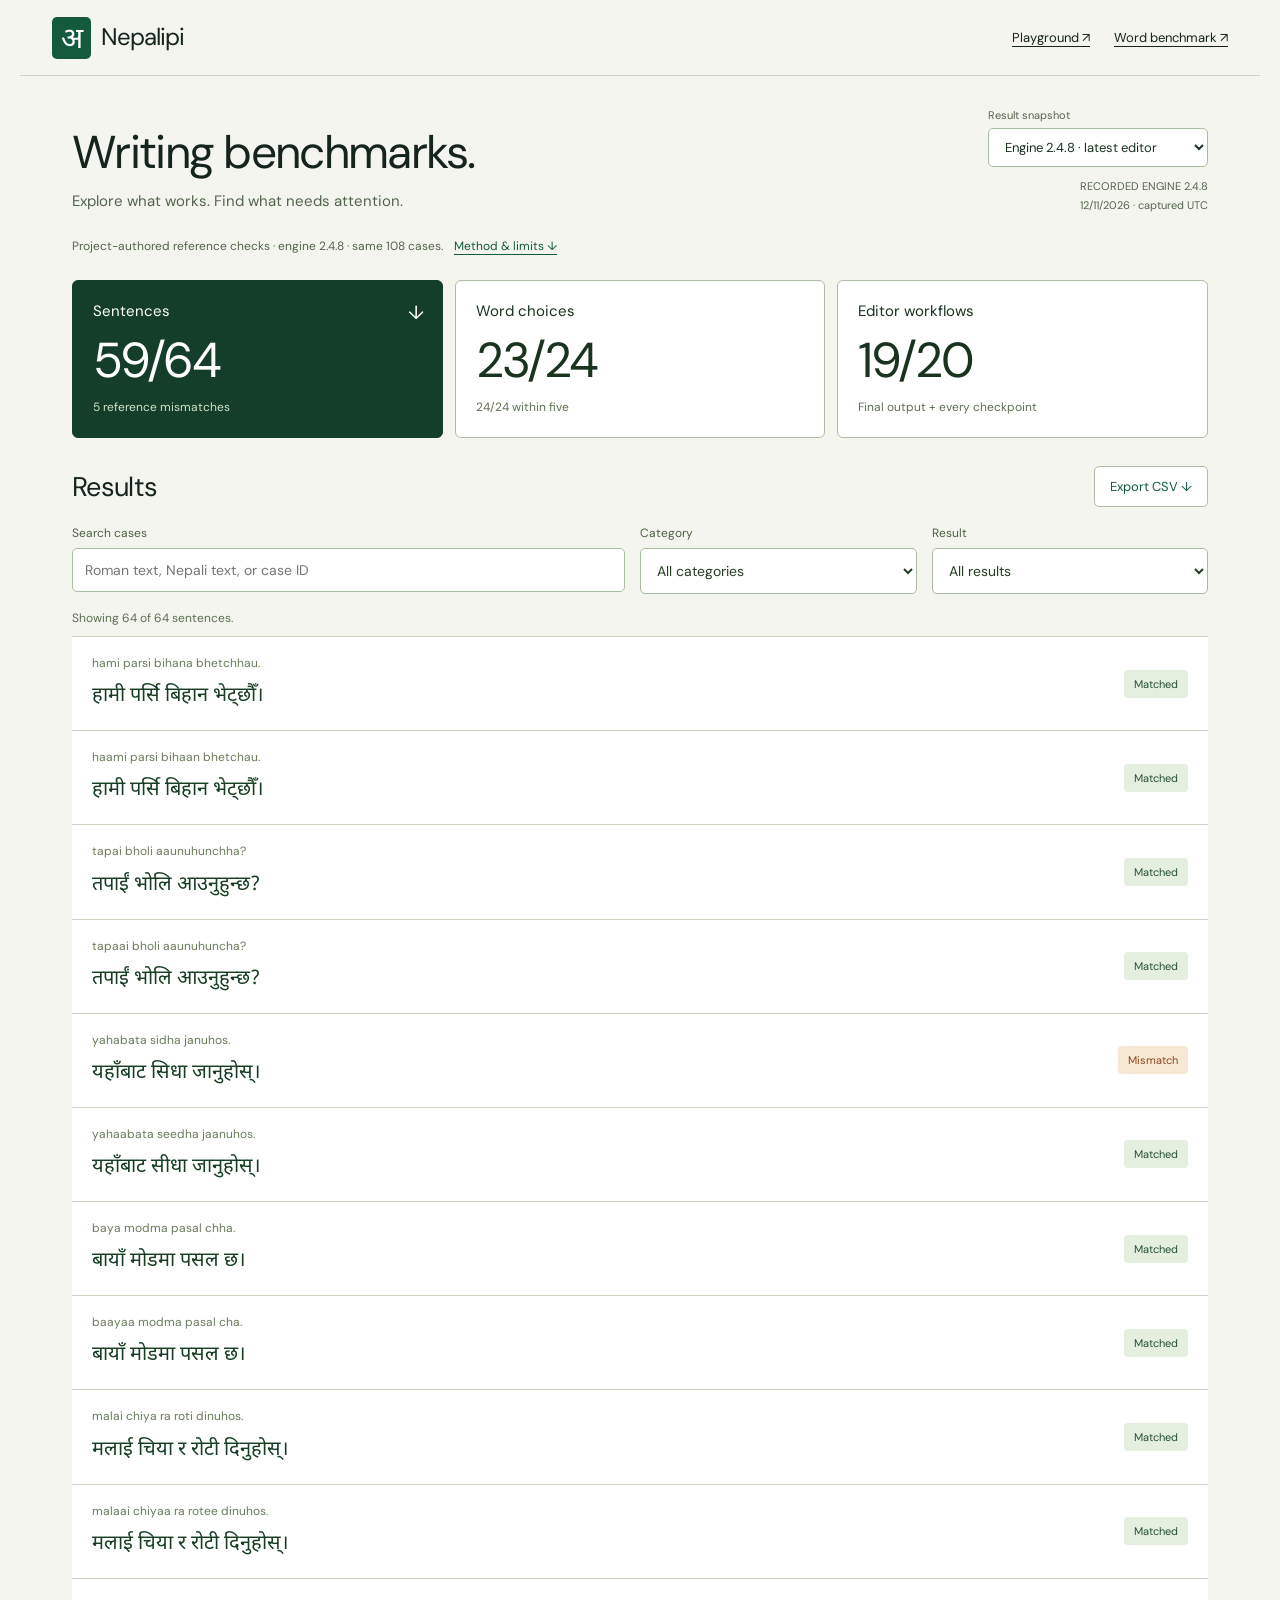
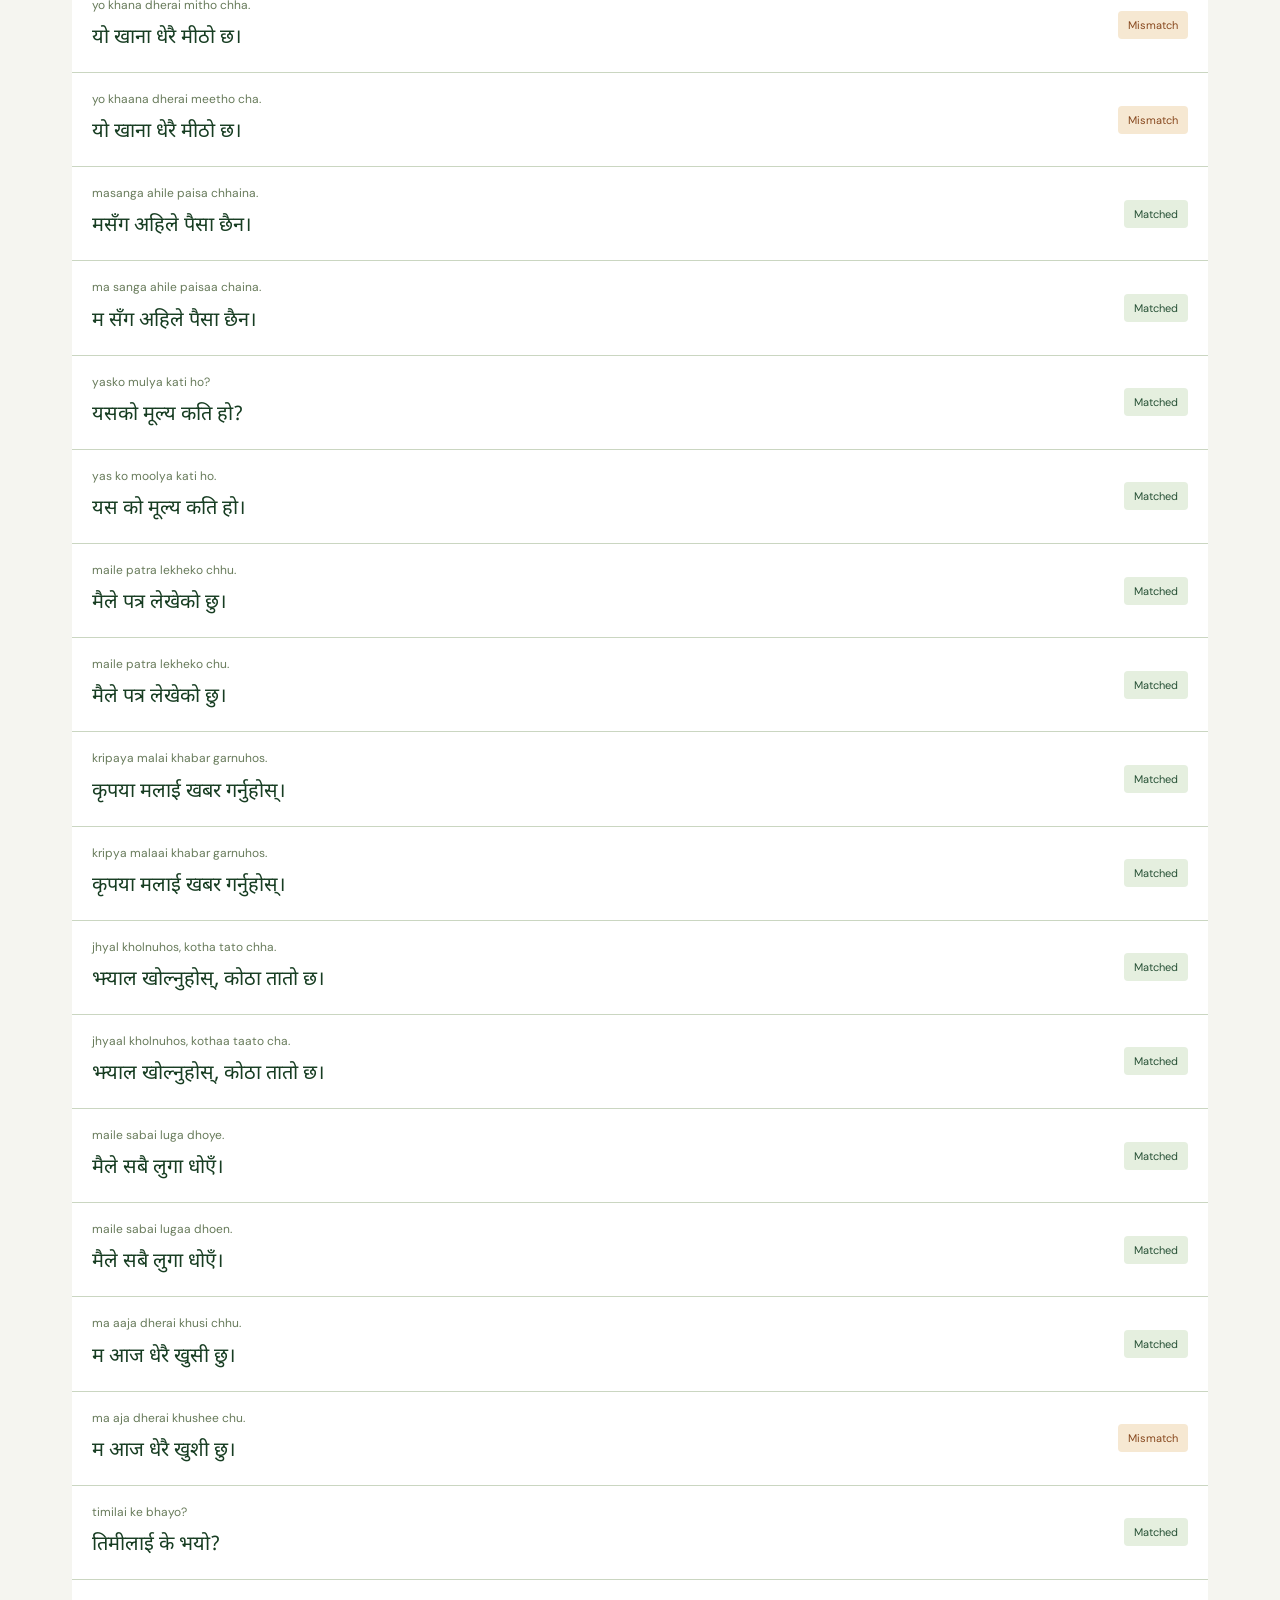
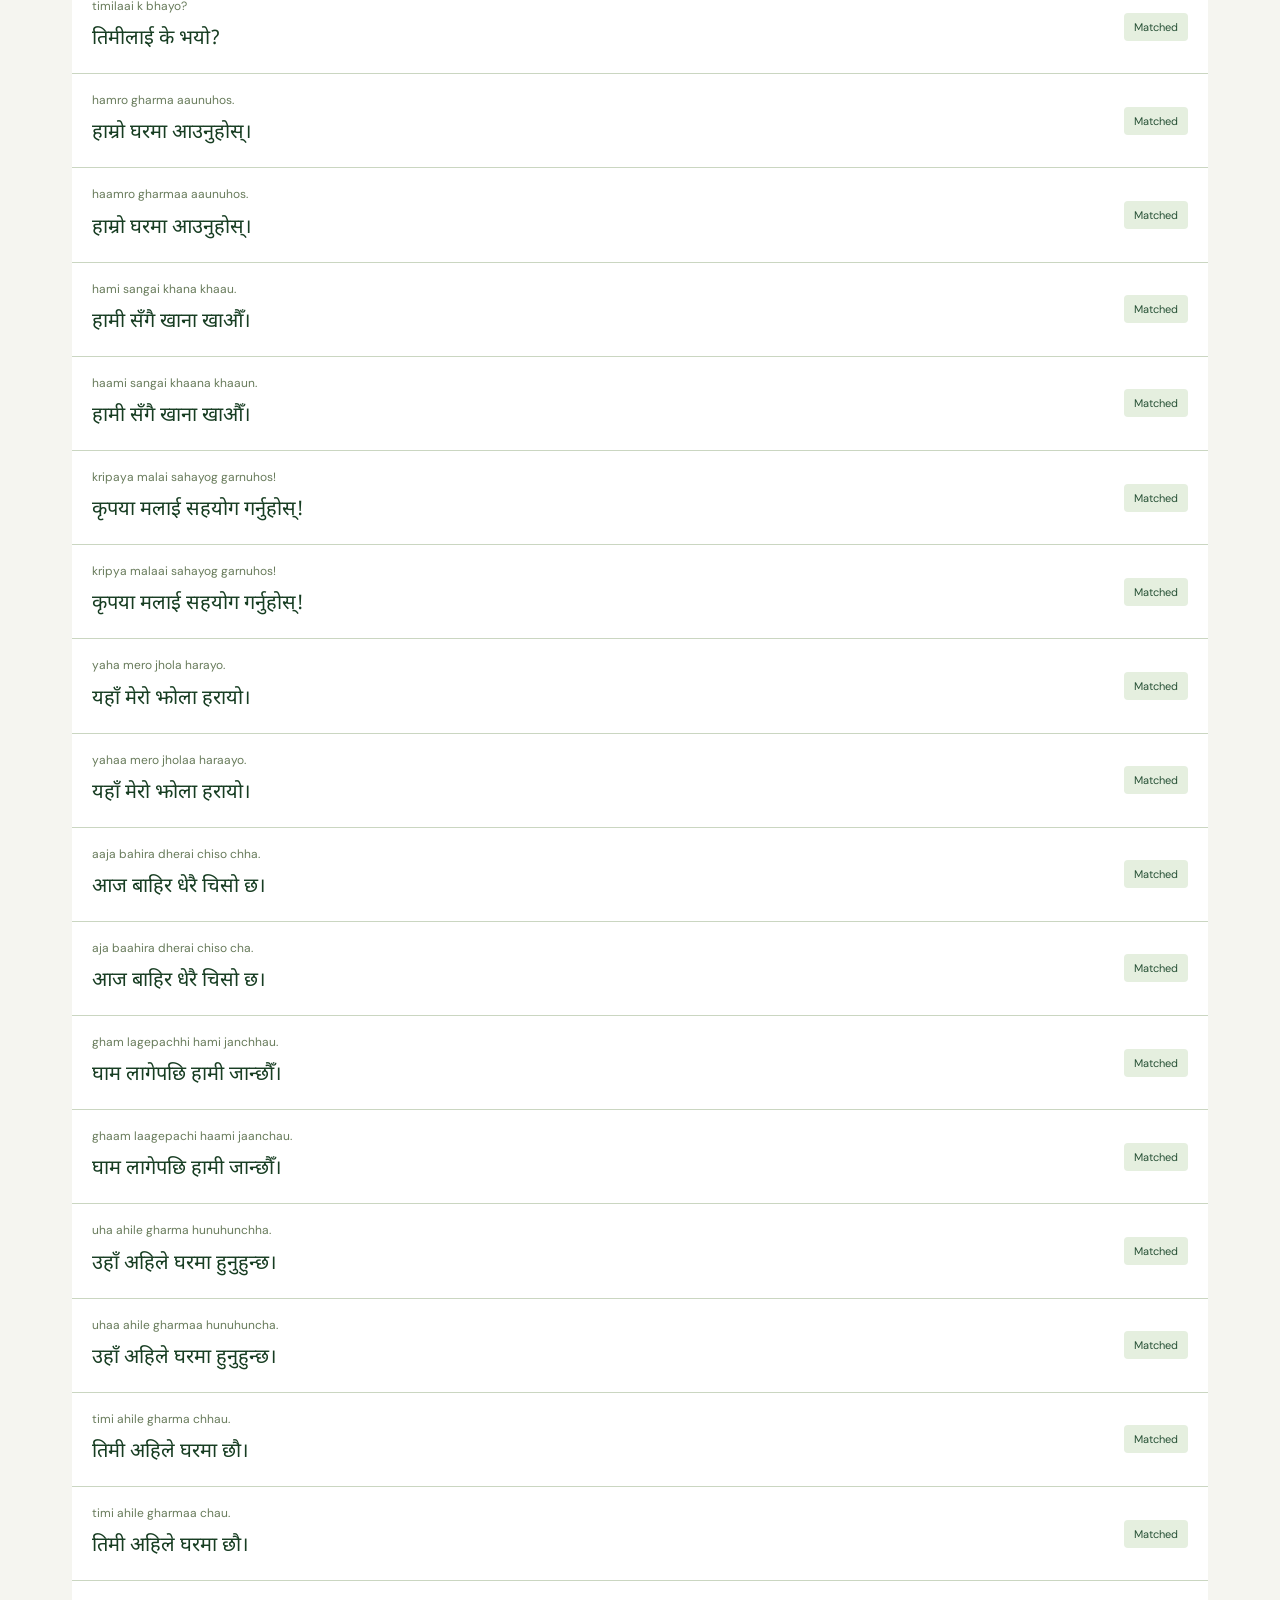
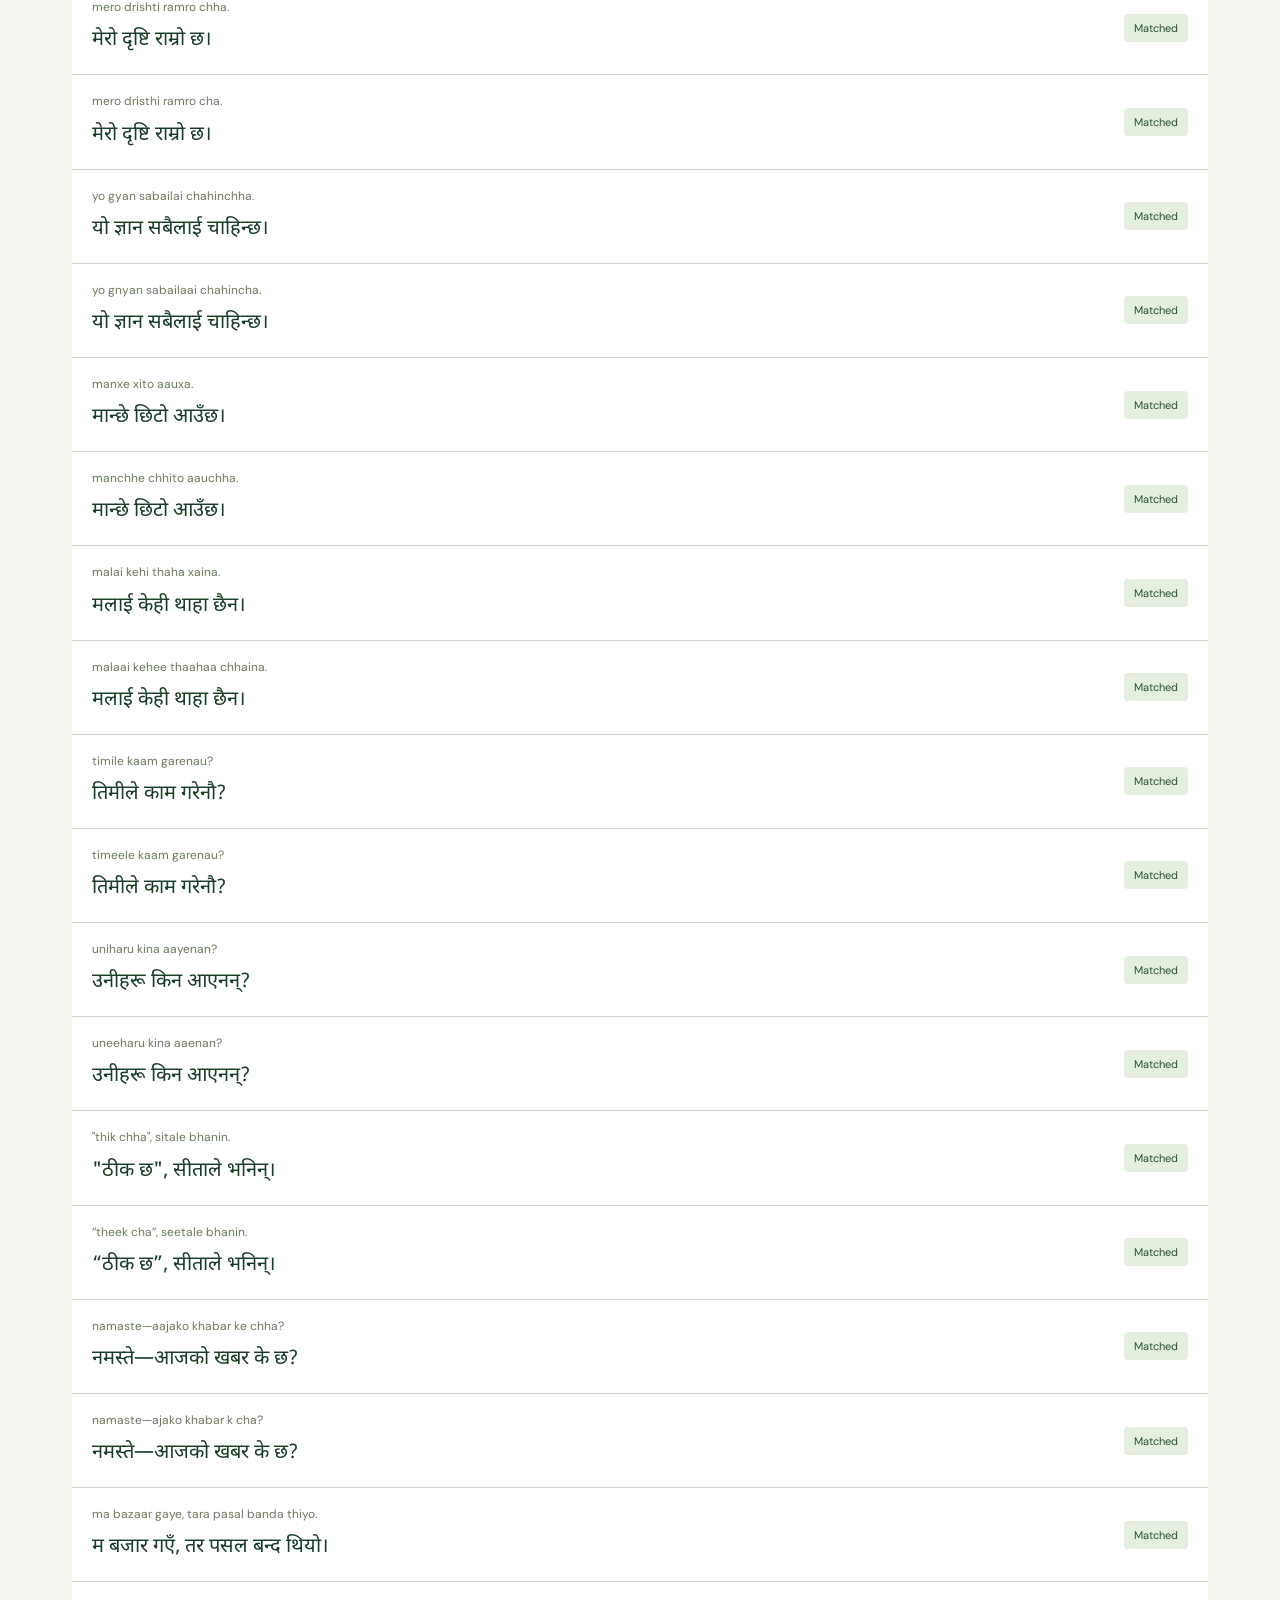
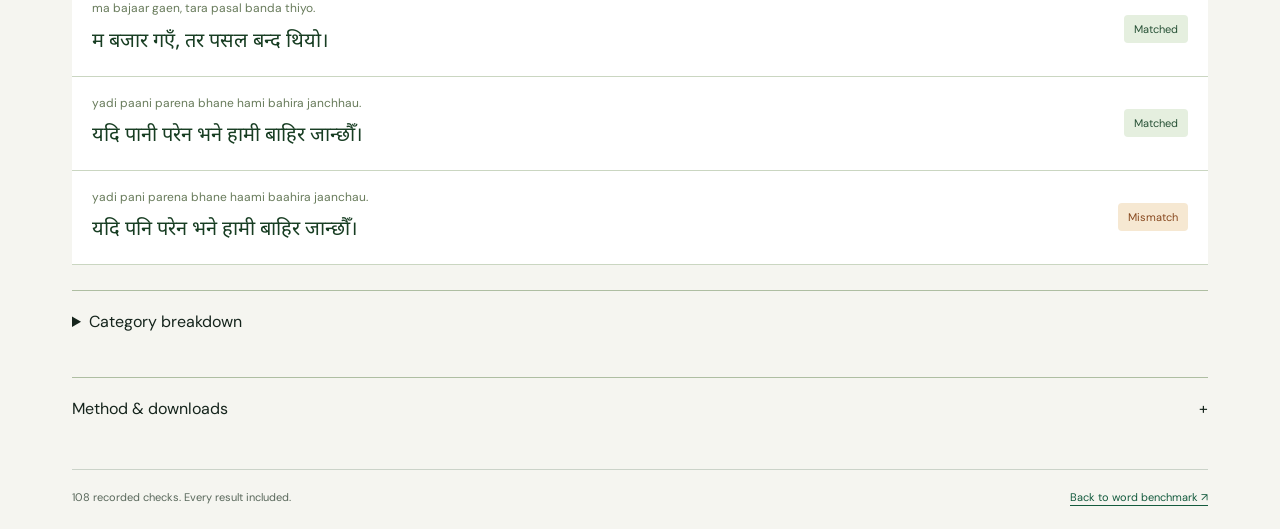
<file: extended-benchmark.html>
<!doctype html>
<html lang="en">
<head>
  <meta charset="UTF-8"><meta name="viewport" content="width=device-width,initial-scale=1">
  <meta name="theme-color" content="#f8f9f6"><title>Everyday writing under test — Nepalipi</title>
  <link rel="icon" href="/favicon.svg" type="image/svg+xml">
  <link rel="stylesheet" href="/styles.css"><link rel="stylesheet" href="/benchmark/extended.css"><link rel="stylesheet" href="/interface.css">
  <script type="module" src="/benchmark/extended.js"></script>
</head>
<body class="benchmark-page extended-page">
  <header class="site-header"><a class="brand" href="/"><span class="brand-mark" lang="ne">अ</span><span>Nepa<span class="brand-light">lipi</span><small>EVERY WORD COUNTS</small></span></a><nav aria-label="Main navigation"><a href="/">Playground ↗</a><a href="/benchmark.html">Word benchmark ↗</a></nav></header>
  <main class="extended-main">
    <section class="extended-intro"><div><h1>Writing benchmarks.</h1><p>Explore what works. Find what needs attention.</p></div><div class="snapshot-control"><label for="result-snapshot">Result snapshot<select id="result-snapshot"><option value="2.4.8" selected>Engine 2.4.8 · latest editor</option><option value="2.4.7">Engine 2.4.7 · previous editor</option><option value="2.4.5">Engine 2.4.5 · previous</option><option value="2.4.4">Engine 2.4.4 · original</option></select></label><p class="capture-stamp" id="capture-stamp"></p></div></section>
    <aside class="scope-note"><span id="scope-caption">Project-authored reference checks.</span> <a href="#method">Method &amp; limits ↓</a></aside>
    <section class="track-stats" role="group" aria-label="Benchmark track">
      <button type="button" data-track="sentences" aria-pressed="true"><span>Sentences</span><strong id="sentence-score"></strong><small id="sentence-detail"></small></button>
      <button type="button" data-track="choices" aria-pressed="false"><span>Word choices</span><strong id="choice-score"></strong><small id="choice-detail"></small></button>
      <button type="button" data-track="workflows" aria-pressed="false"><span>Editor workflows</span><strong id="workflow-score"></strong><small>Final output + every checkpoint</small></button>
    </section>
    <section class="inspection" aria-labelledby="inspect-title">
      <div class="section-heading"><h2 id="inspect-title">Results</h2><a href="/benchmark/extended-v1.csv" data-artifact=".csv" download>Export CSV ↓</a></div>
      <div class="case-controls"><label>Search cases<input id="extended-search" type="search" placeholder="Roman text, Nepali text, or case ID"></label><label>Category<select id="extended-category"><option value="">All categories</option></select></label><label>Result<select id="extended-status"><option value="">All results</option><option value="miss">Reference mismatches</option><option value="match">Matches</option></select></label></div>
      <p id="extended-count" role="status" aria-live="polite"></p><div id="extended-cases"></div>
      <details class="category-breakdown"><summary>Category breakdown</summary><div class="category-scroll" tabindex="0" role="region" aria-label="Category results"><table><thead id="extended-category-head"></thead><tbody id="extended-category-rows"></tbody></table></div></details>
    </section>
    <details class="extended-method" id="method"><summary>Method &amp; downloads <span>+</span></summary><p class="track-policy" id="track-policy"></p><p id="detailed-metrics"></p><div class="method-columns"><article><h3>Fixed before measurement</h3><p>64 sentence strings across 16 categories, 24 contextual word probes, and 20 editor workflows. The 64 strings differ from the previous sentence set; familiar vocabulary and stems are allowed. The 2.4.5 replay follows fixes developed from these observed failures. The 2.4.7 replay checks the punctuation-choice editor; 2.4.8 adds verb/context robustness. Original references remain unchanged.</p><h3>Three distinct measurements</h3><p>Sentence scores use NFC exact text, including spaces and punctuation. Word scores report first choice, within-five coverage and reciprocal rank. Prefix traces show actual alternatives while typing; they are not completion-accuracy scores. Workflow passes require the final text and all intermediate checkpoints.</p></article><article><h3>Failures remain visible</h3><p>Every case stays in its denominator, including exceptions and missing choices. Reference mismatches can include legitimate spelling variants; annotation notes identify cases needing native-speaker review. These cases are author-known diagnostics, not independent annotation.</p><h3>Fresh state and offline typing</h3><p>Each workflow uses a new browser context. Typing runs offline; reload checks may fetch only local static assets. An initial capture had a profile-isolation bug. It is preserved with the faulty harness; all 108 cases were repeated with unchanged labels after fixing isolation.</p></article></div><div class="downloads"><a href="/benchmark/extended-v1.json" data-artifact=".json" download>Complete scored results ↓</a><a href="/benchmark/extended-v1-raw.json" data-artifact="-raw.json" download>Raw verified capture ↓</a><a href="/benchmark/extended-v1-manifest.json" data-artifact="-manifest.json" download>Locked references ↓</a><a href="/benchmark/extended-v1-freeze.json" data-artifact="-freeze.json" download>Runtime freeze ↓</a></div><p class="reproduce"><span>VERIFY LOCALLY</span><code id="extended-verify-command">npm run audit:editor:verify</code></p></details>
    <footer><span>108 recorded checks. Every result included.</span><a href="/benchmark.html">Back to word benchmark ↗</a></footer>
  </main>
</body>
</html>
</file>
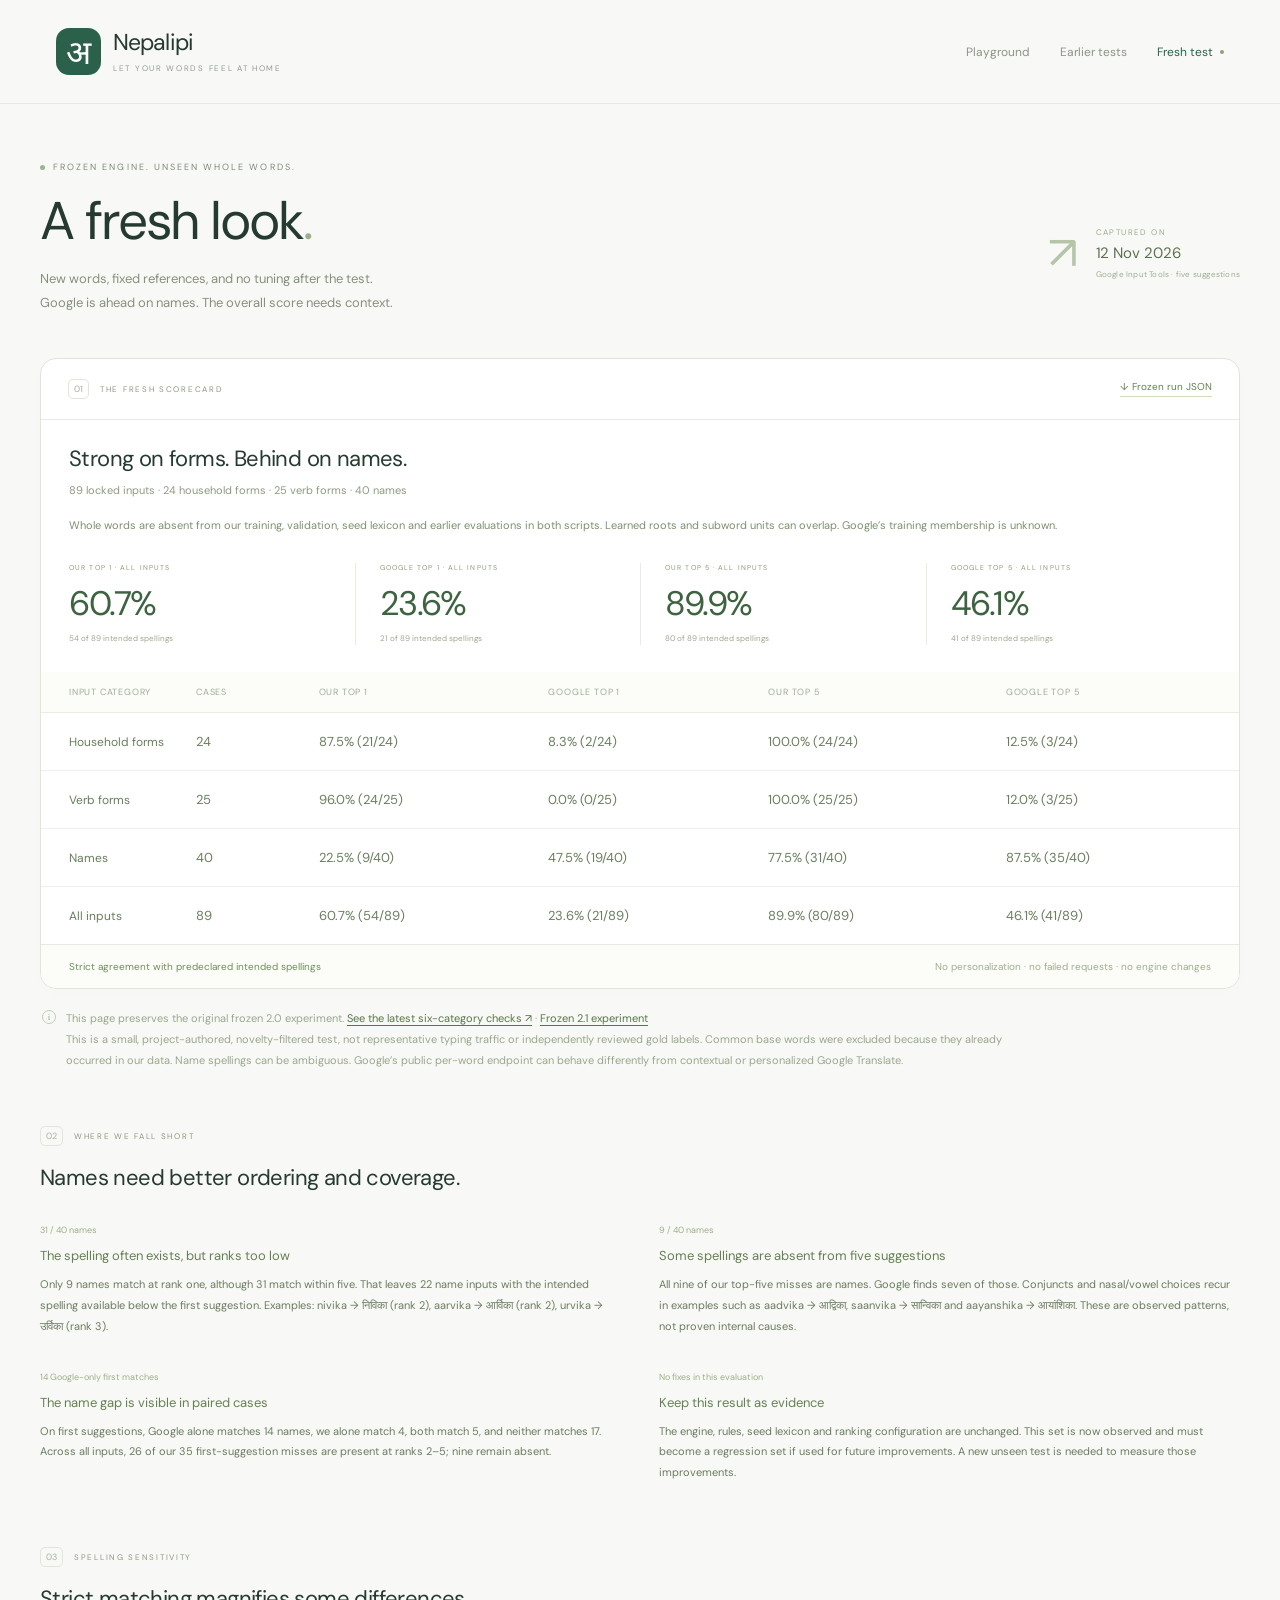
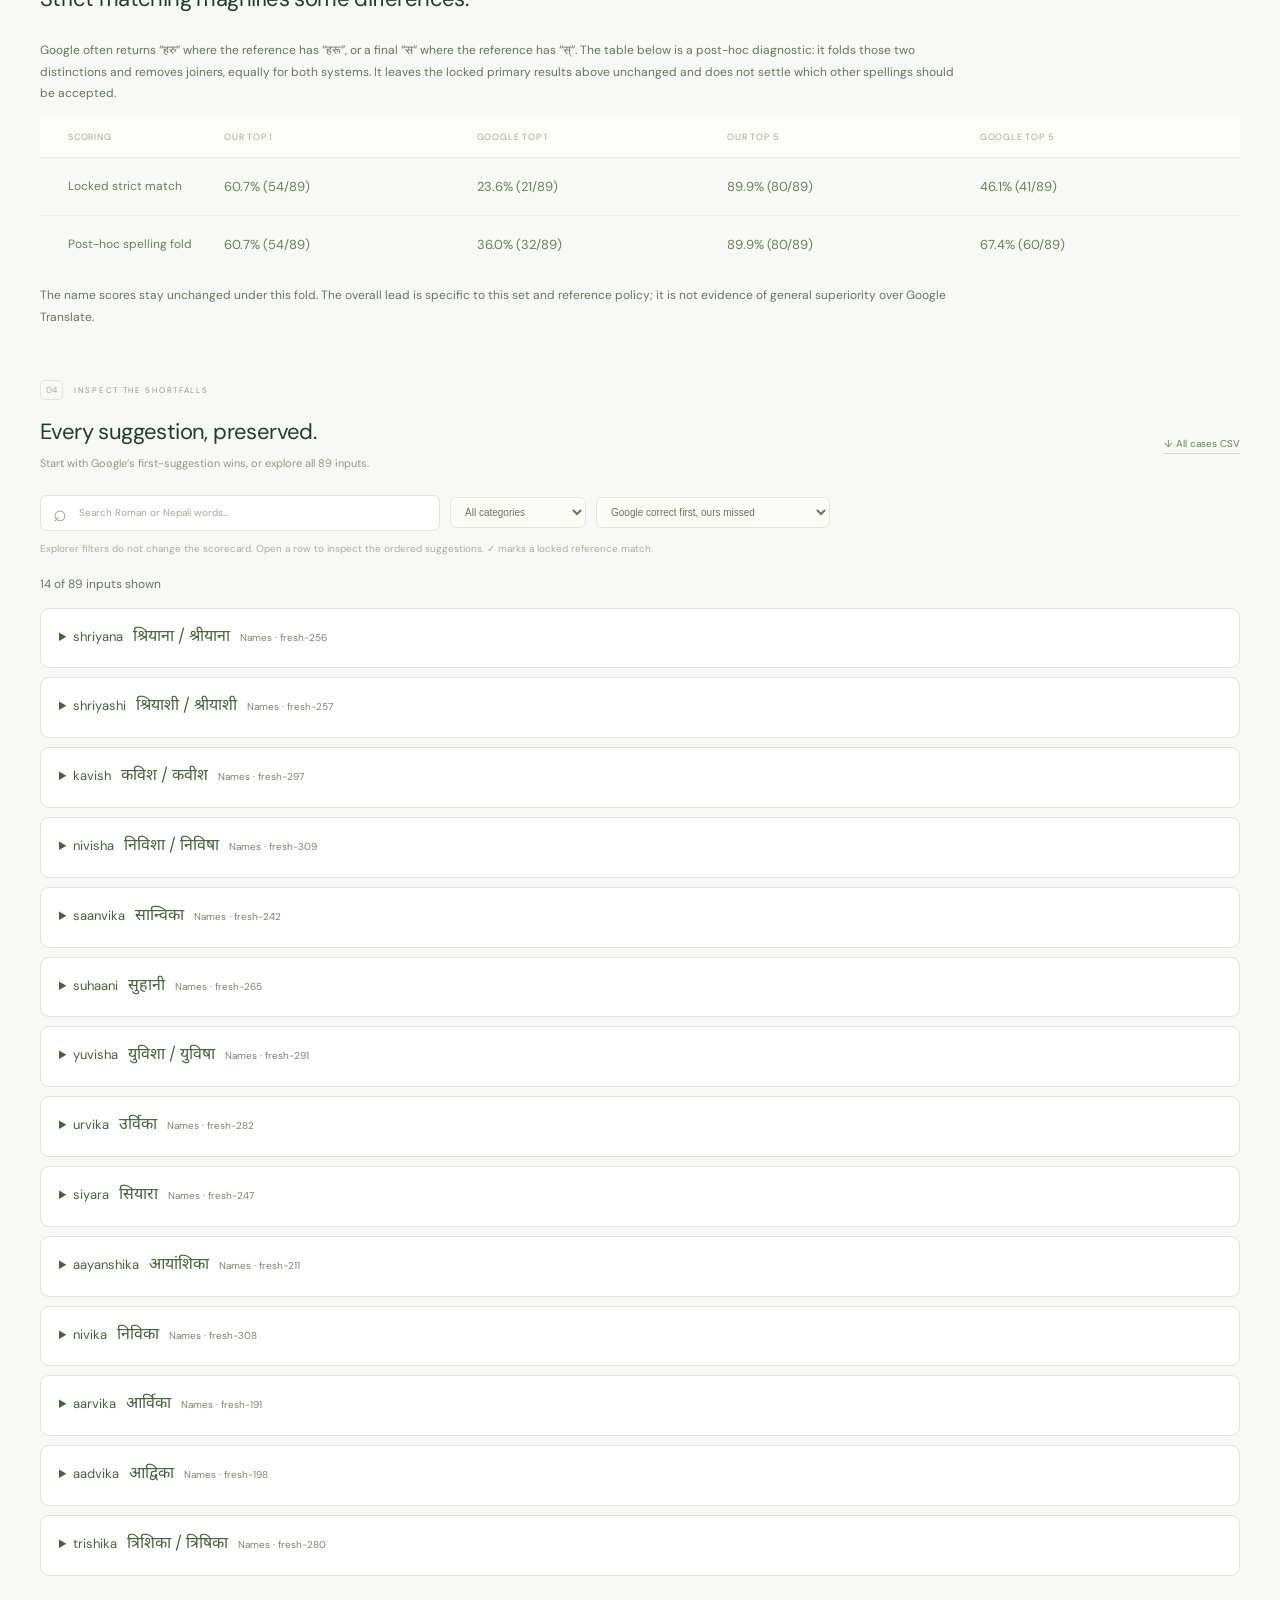
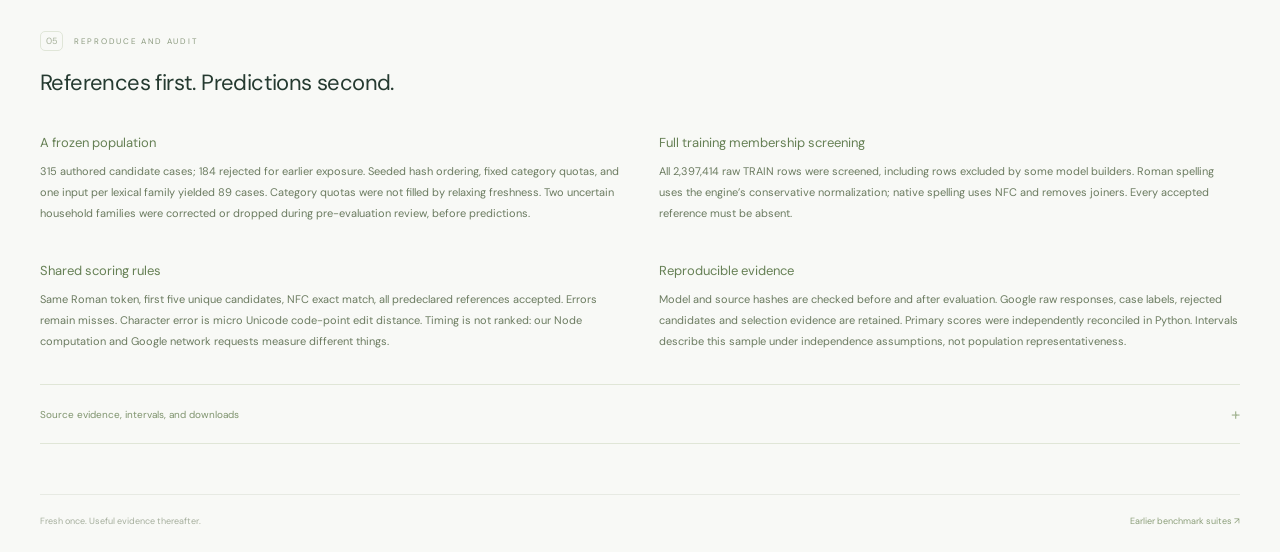
<file: fresh-benchmark.html>
<!doctype html>
<html lang="en">
<head>
  <meta charset="UTF-8"><meta name="viewport" content="width=device-width, initial-scale=1">
  <meta name="theme-color" content="#f8f9f6"><title>Nepalipi — Fresh test</title>
  <link rel="icon" href="/favicon.svg" type="image/svg+xml">
  <link rel="stylesheet" href="/styles.css"><link rel="stylesheet" href="/benchmark.css"><link rel="stylesheet" href="/benchmark/fresh.css">
  <script type="module" src="/benchmark/fresh.js"></script>
</head>
<body class="benchmark-page fresh-page">
  <header class="site-header"><a href="/" class="brand"><span class="brand-mark" lang="ne">अ</span><span>Nepa<span class="brand-light">lipi</span><small>LET YOUR WORDS FEEL AT HOME</small></span></a><nav aria-label="Main navigation"><a href="/">Playground</a><a href="/benchmark.html">Earlier tests</a><a href="/fresh-benchmark.html" aria-current="page">Fresh test<span class="nav-dot"></span></a></nav></header>
  <main class="benchmark-main">
    <section class="benchmark-intro"><div><div class="eyebrow"><span></span> FROZEN ENGINE. UNSEEN WHOLE WORDS.</div><h1>A fresh look<span>.</span></h1><p>New words, fixed references, and no tuning after the test.<br>Google is ahead on names. The overall score needs context.</p></div><div class="run-stamp"><span class="stamp-symbol" aria-hidden="true">↗</span><span>CAPTURED ON<time id="capture-date"></time><small>Google Input Tools · five suggestions</small></span></div></section>
    <section class="scorecard" aria-labelledby="score-title">
      <div class="scorecard-toolbar"><div class="section-kicker"><span>01</span> THE FRESH SCORECARD</div><a class="download-link" href="/benchmark/fresh-v1/results.json" download>↓ Frozen run JSON</a></div>
      <div class="scorecard-title"><div><h2 id="score-title">Strong on forms. Behind on names.</h2><p>89 locked inputs · 24 household forms · 25 verb forms · 40 names</p></div></div>
      <p class="dataset-caveat">Whole words are absent from our training, validation, seed lexicon and earlier evaluations in both scripts. Learned roots and subword units can overlap. Google’s training membership is unknown.</p>
      <div class="benchmark-stats"><div><span>OUR TOP 1 · ALL INPUTS</span><strong id="our-top1"></strong><small id="our-top1-count"></small></div><div><span>GOOGLE TOP 1 · ALL INPUTS</span><strong id="google-top1"></strong><small id="google-top1-count"></small></div><div><span>OUR TOP 5 · ALL INPUTS</span><strong id="our-top5"></strong><small id="our-top5-count"></small></div><div><span>GOOGLE TOP 5 · ALL INPUTS</span><strong id="google-top5"></strong><small id="google-top5-count"></small></div></div>
      <div class="table-scroll" tabindex="0" role="region" aria-label="Accuracy by category"><table class="leaderboard"><thead><tr><th>INPUT CATEGORY</th><th>CASES</th><th>OUR TOP 1</th><th>GOOGLE TOP 1</th><th>OUR TOP 5</th><th>GOOGLE TOP 5</th></tr></thead><tbody id="category-scores"></tbody></table></div>
      <div class="ranking-footer"><span>Strict agreement with predeclared intended spellings</span><span>No personalization · no failed requests · no engine changes</span></div>
    </section>
    <div class="benchmark-context"><span class="context-icon" aria-hidden="true">i</span><div><p>This page preserves the original frozen 2.0 experiment. <a href="/benchmark.html?suite=categories">See the latest six-category checks ↗</a> · <a href="/benchmark/first-results-2.1.json" download>Frozen 2.1 experiment</a></p><p>This is a small, project-authored, novelty-filtered test, not representative typing traffic or independently reviewed gold labels. Common base words were excluded because they already occurred in our data. Name spellings can be ambiguous. Google’s public per-word endpoint can behave differently from contextual or personalized Google Translate.</p></div></div>
    <section class="method-section" aria-labelledby="gaps-title"><div class="section-kicker"><span>02</span> WHERE WE FALL SHORT</div><h2 id="gaps-title">Names need better ordering and coverage.</h2><div class="method-grid gap-grid">
      <article><span class="method-number">31 / 40 names</span><h3>The spelling often exists, but ranks too low</h3><p>Only 9 names match at rank one, although 31 match within five. That leaves 22 name inputs with the intended spelling available below the first suggestion. Examples: <b>nivika</b> → निविका (rank 2), <b>aarvika</b> → आर्विका (rank 2), <b>urvika</b> → उर्विका (rank 3).</p></article>
      <article><span class="method-number">9 / 40 names</span><h3>Some spellings are absent from five suggestions</h3><p>All nine of our top-five misses are names. Google finds seven of those. Conjuncts and nasal/vowel choices recur in examples such as <b>aadvika</b> → आद्विका, <b>saanvika</b> → सान्विका and <b>aayanshika</b> → आयांशिका. These are observed patterns, not proven internal causes.</p></article>
      <article><span class="method-number">14 Google-only first matches</span><h3>The name gap is visible in paired cases</h3><p>On first suggestions, Google alone matches 14 names, we alone match 4, both match 5, and neither matches 17. Across all inputs, 26 of our 35 first-suggestion misses are present at ranks 2–5; nine remain absent.</p></article>
      <article><span class="method-number">No fixes in this evaluation</span><h3>Keep this result as evidence</h3><p>The engine, rules, seed lexicon and ranking configuration are unchanged. This set is now observed and must become a regression set if used for future improvements. A new unseen test is needed to measure those improvements.</p></article>
    </div></section>
    <section class="method-section" aria-labelledby="sensitivity-title"><div class="section-kicker"><span>03</span> SPELLING SENSITIVITY</div><h2 id="sensitivity-title">Strict matching magnifies some differences.</h2><p class="fresh-prose">Google often returns “हरु” where the reference has “हरू”, or a final “स” where the reference has “स्”. The table below is a <strong>post-hoc diagnostic</strong>: it folds those two distinctions and removes joiners, equally for both systems. It leaves the locked primary results above unchanged and does not settle which other spellings should be accepted.</p><div class="table-scroll" tabindex="0" role="region" aria-label="Post-hoc spelling sensitivity"><table class="leaderboard"><thead><tr><th>SCORING</th><th>OUR TOP 1</th><th>GOOGLE TOP 1</th><th>OUR TOP 5</th><th>GOOGLE TOP 5</th></tr></thead><tbody id="sensitivity-scores"></tbody></table></div><p class="fresh-prose">The name scores stay unchanged under this fold. The overall lead is specific to this set and reference policy; it is not evidence of general superiority over Google Translate.</p></section>
    <section class="case-section" aria-labelledby="cases-title"><div class="section-kicker"><span>04</span> INSPECT THE SHORTFALLS</div><div class="case-heading"><div><h2 id="cases-title">Every suggestion, preserved.</h2><p>Start with Google’s first-suggestion wins, or explore all 89 inputs.</p></div><a class="download-link" href="/benchmark/fresh-v1/cases.csv" download>↓ All cases CSV</a></div>
      <div class="case-filters"><label class="search-field"><span aria-hidden="true">⌕</span><span class="sr-only">Search fresh cases</span><input type="search" id="fresh-search" placeholder="Search Roman or Nepali words…"></label><label class="sr-only" for="fresh-category">Case category</label><select id="fresh-category"><option value="all">All categories</option><option>Household forms</option><option>Verb forms</option><option>Names</option></select><label class="sr-only" for="fresh-outcome">Case outcome</label><select id="fresh-outcome"><option value="google-only">Google correct first, ours missed</option><option value="top5-miss">Our spelling absent from five</option><option value="rank-miss">Our spelling present, ranked below first</option><option value="all">All outcomes</option></select></div><p class="explorer-scope">Explorer filters do not change the scorecard. Open a row to inspect the ordered suggestions. ✓ marks a locked reference match.</p><p id="fresh-count" role="status" class="fresh-prose"></p><div id="fresh-cases"></div>
    </section>
    <section class="method-section" aria-labelledby="method-title"><div class="section-kicker"><span>05</span> REPRODUCE AND AUDIT</div><h2 id="method-title">References first. Predictions second.</h2><div class="method-grid gap-grid"><article><h3>A frozen population</h3><p>315 authored candidate cases; 184 rejected for earlier exposure. Seeded hash ordering, fixed category quotas, and one input per lexical family yielded 89 cases. Category quotas were not filled by relaxing freshness. Two uncertain household families were corrected or dropped during pre-evaluation review, before predictions.</p></article><article><h3>Full training membership screening</h3><p>All 2,397,414 raw TRAIN rows were screened, including rows excluded by some model builders. Roman spelling uses the engine’s conservative normalization; native spelling uses NFC and removes joiners. Every accepted reference must be absent.</p></article><article><h3>Shared scoring rules</h3><p>Same Roman token, first five unique candidates, NFC exact match, all predeclared references accepted. Errors remain misses. Character error is micro Unicode code-point edit distance. Timing is not ranked: our Node computation and Google network requests measure different things.</p></article><article><h3>Reproducible evidence</h3><p>Model and source hashes are checked before and after evaluation. Google raw responses, case labels, rejected candidates and selection evidence are retained. Primary scores were independently reconciled in Python. Intervals describe this sample under independence assumptions, not population representativeness.</p></article></div>
      <details class="method-details"><summary>Source evidence, intervals, and downloads <span>+</span></summary><div class="method-details-body"><p id="fresh-intervals"></p><p id="fresh-cer"></p><p id="fresh-dates"></p><p><a href="/benchmark/fresh-v1/manifest.json" download>Locked inputs and references</a> · <a href="/benchmark/fresh-v1/novelty-audit.json" download>Novelty audit and rejection evidence</a> · <a href="/benchmark/fresh-v1/engine-freeze.json" download>Frozen engine hashes</a> · <a href="/benchmark/fresh-v1/labels-locked.json" download>Pre-evaluation label lock</a> · <a href="/benchmark/fresh-v1/google-snapshot.json" download>Raw Google responses</a> · <a href="/benchmark/fresh-v1/sensitivity.json" download>Post-hoc fold definition</a></p><p>Local reproduction: <code>npm run benchmark:fresh:verify</code>. The source directory <code>benchmarks/fresh-v1/</code> also preserves the candidate pool and pre-evaluation QC draft. The archive used for membership screening is the pinned <a href="https://huggingface.co/datasets/ai4bharat/Aksharantar/tree/e418c1fc928d9f5393af33268472cf20c1891be8">AI4Bharat Aksharantar dataset</a>. Google endpoint: <a href="https://inputtools.google.com/request">inputtools.google.com/request</a>, tool code <code>ne-t-i0-und</code>.</p></div></details>
    </section><footer><span>Fresh once. Useful evidence thereafter.</span><a href="/benchmark.html">Earlier benchmark suites ↗</a></footer>
  </main>
</body></html>
</file>
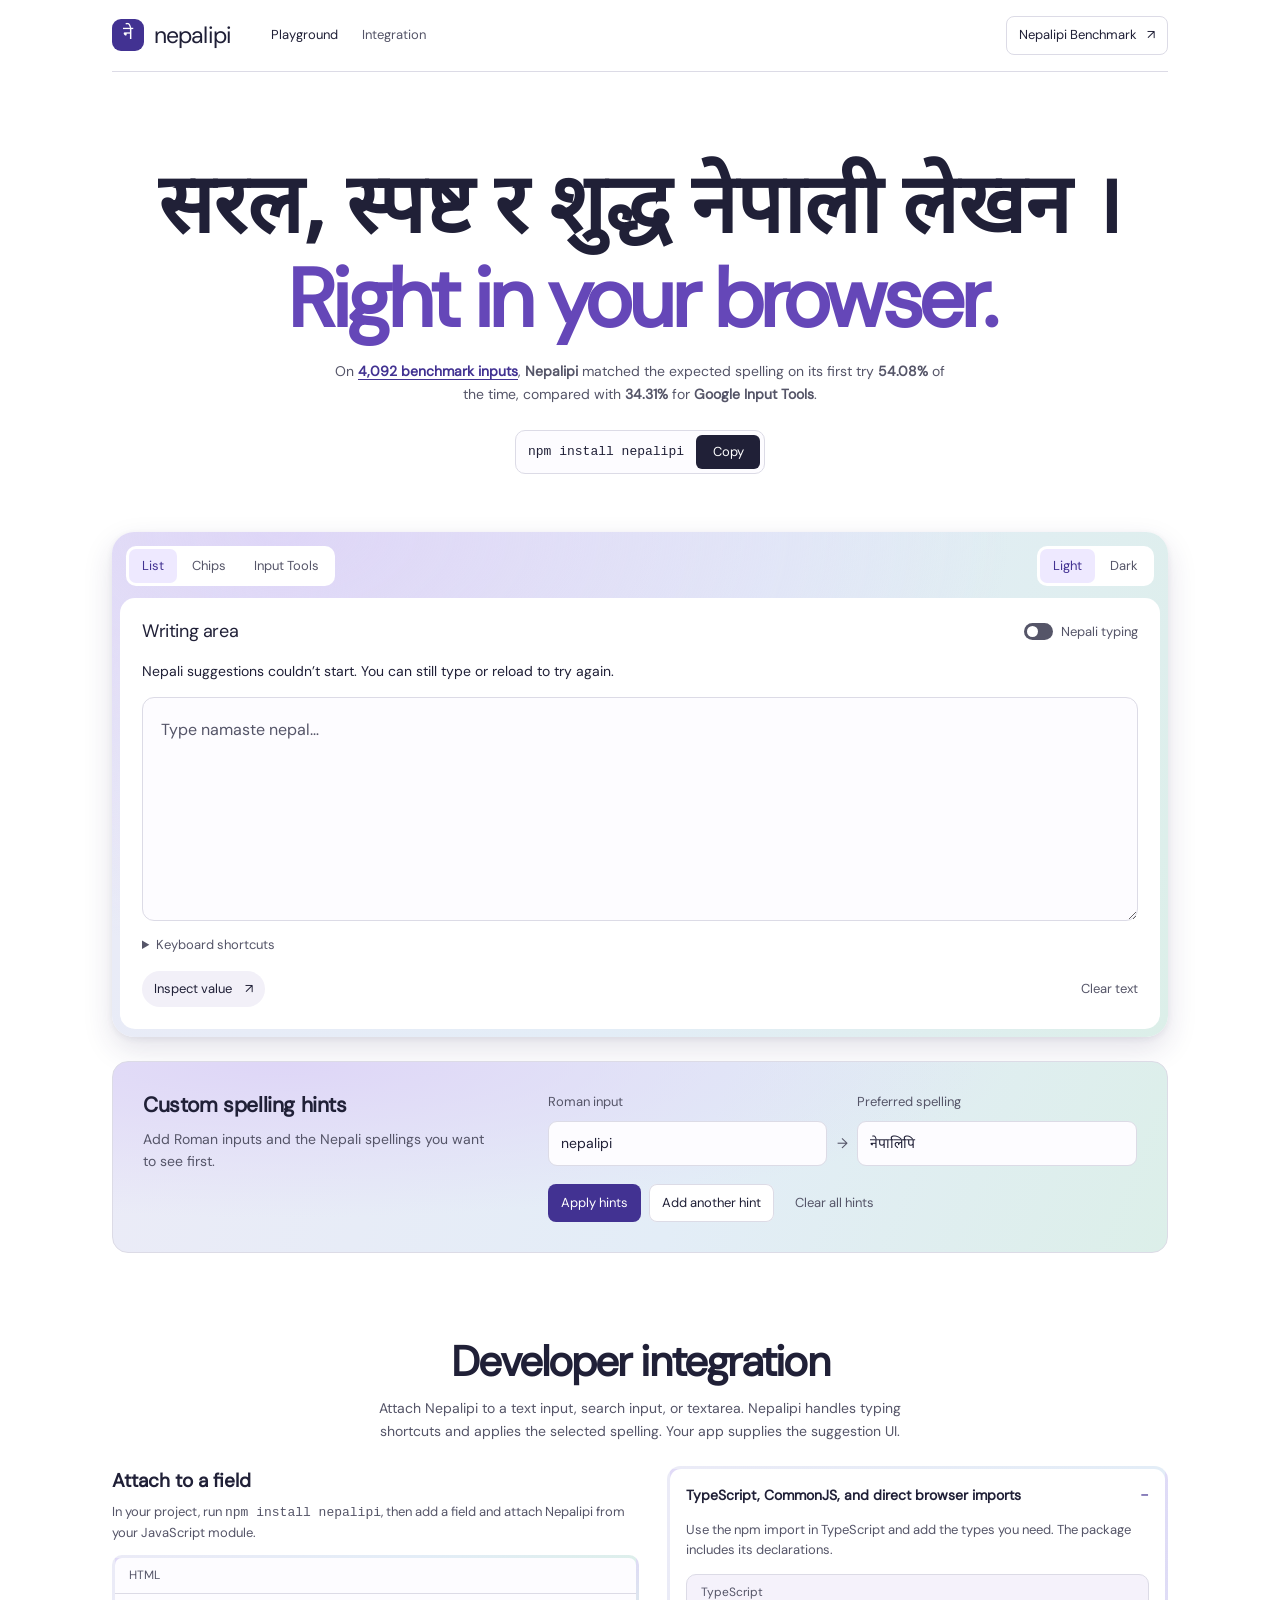
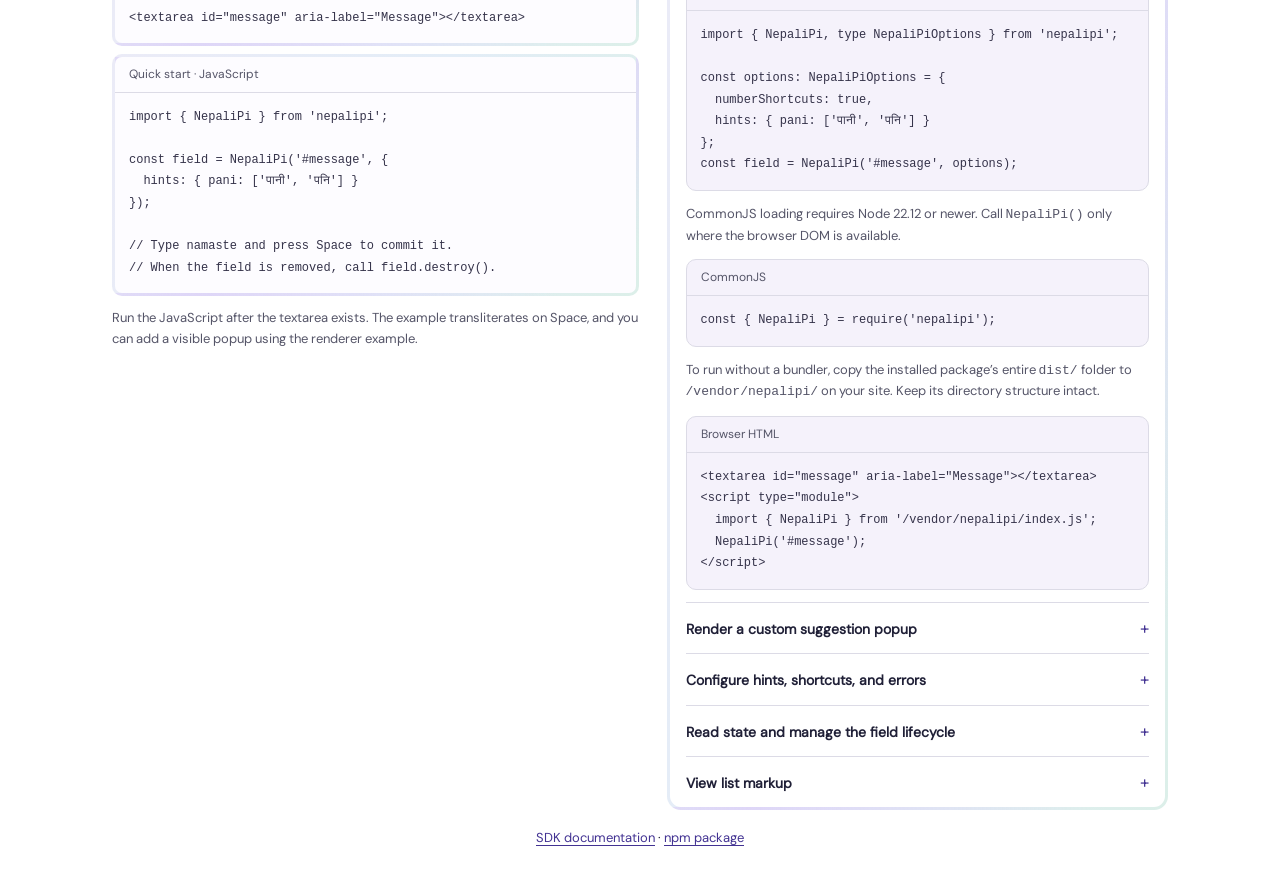
<file: input-demo.html>
<!doctype html>
<html lang="en">
<head>
  <meta charset="UTF-8">
  <meta name="viewport" content="width=device-width, initial-scale=1">
  <title>Nepalipi</title>
  <link rel="canonical" href="./">
  <script>location.replace('./' + location.search + location.hash);</script>
  <noscript><meta http-equiv="refresh" content="0;url=./"></noscript>
</head>
<body>
  <p><a href="./">Open the Nepalipi playground</a></p>
</body>
</html>
</file>
<file: input-demo/demo.css>
@font-face {
  font-family: DM;
  src: url('/fonts/dm-sans.ttf') format('truetype');
  font-weight: 400;
  font-display: swap;
}
@font-face {
  font-family: Nepali;
  src: url('/fonts/noto-devanagari.ttf') format('truetype');
  font-display: swap;
}

/* Consumer-owned demo styles. The browser API loads none of this stylesheet. */
:root {
  color-scheme: light;
  --page: #fff;
  --surface: #fff;
  --field: #fdfcff;
  --text: #202037;
  --muted: #555568;
  --line: #dcdbe6;
  --accent: #423292;
  --accent-ink: #fff;
  --soft: #eee9ff;
  --side: #f2f0f8;
  --code: #f5f2fb;
  --code-text: #35334a;
  --frame: radial-gradient(ellipse at 16% 0%, #ded6f7, transparent 58%),
    linear-gradient(112deg, #ebebf7, #e3edf7 55%, #dcefe9);
  --hero-accent: #6547b8;
  --popup-shadow: 0 12px 30px #2d265a22, 0 2px 6px #2d265a12;
}
:root[data-theme=ink] {
  color-scheme: dark;
  --page: #171522;
  --surface: #242033;
  --field: #1a1727;
  --text: #f6f3fd;
  --muted: #c1b9d2;
  --line: #554c68;
  --accent: #d6c7ff;
  --accent-ink: #23193b;
  --soft: #41345c;
  --side: #352b48;
  --code: #201a2f;
  --code-text: #e1d7f4;
  --frame: radial-gradient(ellipse at 16% 0%, #45395a, transparent 58%),
    linear-gradient(112deg, #322c45, #30394d 55%, #2d4645);
  --hero-accent: #c5b0ff;
  --popup-shadow: 0 12px 30px #0008, 0 2px 6px #0004;
}
* { box-sizing: border-box; }
html { scroll-padding-top: 24px; }
body { margin: 0; background: var(--page); color: var(--text); font: 14px/1.55 DM, Nepali, sans-serif; }
button, input, textarea { font: inherit; }
button, a, input, textarea, summary { -webkit-tap-highlight-color: transparent; }
button { cursor: pointer; color: inherit; }
button:disabled { cursor: default; }
a { color: inherit; text-decoration: none; }
button:focus-visible, a:focus-visible, summary:focus-visible { outline: 2px solid var(--accent); outline-offset: 4px; }
main, .masthead { width: min(1056px, calc(100% - 64px)); margin-inline: auto; }
.masthead { min-height: 72px; border-bottom: 1px solid var(--line); display: flex; align-items: center; justify-content: space-between; gap: 24px; }
.header-start { display: flex; align-items: center; gap: 40px; }
.brand { display: flex; align-items: center; gap: 10px; font-size: 23px; letter-spacing: -.9px; }
.brand-mark { display: grid; place-items: center; width: 32px; height: 32px; border-radius: 9px; background: var(--accent); color: var(--accent-ink); font: 18px/1 Nepali, sans-serif; letter-spacing: 0; }
.masthead nav { display: flex; gap: 24px; }
.masthead nav a { color: var(--muted); font-size: 13px; }
.masthead nav a[aria-current], .masthead nav a:hover { color: var(--text); }
.writer-link { display: flex; align-items: center; gap: 10px; border: 1px solid var(--line); border-radius: 8px; padding: 8px 12px; font-size: 13px; }
.writer-link:hover { background: var(--side); }
.intro { padding: clamp(48px, 7vw, 96px) 0 clamp(32px, 5vw, 58px); text-align: center; }
h1 { font: 700 clamp(42px, 6.4vw, 84px)/1.05 DM, sans-serif; letter-spacing: -.06em; margin: 0 0 18px; text-wrap: balance; }
h1 span { color: var(--hero-accent); }
h1 [lang=ne] { color: inherit; font-family: Nepali, sans-serif; letter-spacing: 0; }
.intro p { max-width: 485px; margin: 0 auto; color: var(--muted); font-size: 16px; line-height: 1.65; text-wrap: pretty; }
.intro .hero-benchmark { max-width: 620px; margin-top: 14px; font-size: 14px; }
.hero-benchmark a { color: var(--accent); text-decoration: underline; text-underline-offset: 3px; }
.install-command { display: inline-flex; align-items: center; gap: 12px; margin-top: 24px; padding: 4px 4px 4px 12px; border: 1px solid var(--line); border-radius: 10px; background: var(--field); }
.install-command code { font: 13px/1.5 'SFMono-Regular', Consolas, monospace; white-space: nowrap; }
.install-command button { min-width: 64px; border: 0; border-radius: 6px; padding: 7px 10px; background: var(--text); color: var(--page); font-size: 13px; }
.install-command button:hover { background: var(--accent); color: var(--accent-ink); }
.intro .install-status { margin-top: 8px; font-size: 12px; }
.intro .install-status:empty { margin-top: 0; }
.editor-frame { min-width: 0; padding: 8px; border-radius: 22px; background: var(--frame); box-shadow: var(--popup-shadow); }
.lab-bar { display: flex; align-items: center; justify-content: space-between; gap: 12px; padding: 6px 6px 12px; }
.renderer-switch, .appearance { display: flex; gap: 2px; padding: 3px; border-radius: 10px; background: var(--surface); }
.renderer-switch button, .appearance button { border: 0; border-radius: 7px; padding: 7px 13px; background: transparent; color: var(--muted); font-size: 13px; }
.renderer-switch button:hover, .appearance button:hover { color: var(--text); background: var(--side); }
.renderer-switch button[aria-pressed=true], .appearance button[aria-pressed=true] { color: var(--accent); background: var(--soft); }
.form-side { padding: 22px; border-radius: 15px; background: var(--surface); }
.workspace-heading { display: flex; justify-content: space-between; align-items: center; gap: 18px; margin-bottom: 18px; }
h2 { margin: 0; font-size: 18px; line-height: 1.3; font-weight: 400; letter-spacing: -.4px; }
.field-shell { position: relative; }
input[type=text], textarea { display: block; width: 100%; border: 1px solid var(--line); border-radius: 12px; background: var(--field); color: var(--text); padding: 14px 16px; font-size: 18px; line-height: 1.65; outline: none; }
textarea { resize: vertical; min-height: 224px; padding: 18px; font-size: 21px; line-height: 1.7; }
input[type=text]:hover, textarea:hover { border-color: var(--muted); }
input[type=text]:focus, textarea:focus { border-color: var(--accent); box-shadow: 0 0 0 2px var(--soft); }
input::placeholder, textarea::placeholder { color: var(--muted); opacity: 1; font-size: 16px; }
kbd { font-family: DM, sans-serif; }
.toggle { position: relative; display: flex; align-items: center; gap: 8px; cursor: pointer; font-size: 13px; color: var(--muted); }
.toggle input { position: absolute; left: 0; width: 32px; height: 22px; margin: 0; opacity: 0; }
.toggle-track { pointer-events: none; position: relative; width: 29px; height: 17px; border-radius: 20px; background: var(--muted); }
.toggle-track::after { content: ''; position: absolute; width: 11px; height: 11px; border-radius: 50%; top: 3px; left: 3px; background: var(--surface); transition: transform .16s; }
.toggle input:checked + .toggle-track { background: var(--accent); }
.toggle input:checked + .toggle-track::after { transform: translateX(12px); background: var(--accent-ink); }
.toggle input:focus-visible + .toggle-track { outline: 2px solid var(--accent); outline-offset: 4px; }
.form-footer { display: flex; align-items: center; justify-content: space-between; gap: 16px; margin-top: 16px; }
.submit, .reset { border: 0; border-radius: 24px; background: var(--side); color: var(--text); padding: 8px 12px; font-size: 13px; }
.submit > span { margin-left: 10px; }
.reset { background: transparent; color: var(--muted); padding-right: 0; }
.submit:hover, .reset:hover { color: var(--accent); }
#form-result { display: block; white-space: pre-wrap; overflow-wrap: anywhere; font-family: Nepali, monospace; border: 1px solid var(--line); border-radius: 12px; padding: 16px; margin-top: 20px; font-size: 13px; background: var(--code); }
.hint-controls {
  display: grid;
  grid-template-columns: minmax(0, 1fr) minmax(0, 1.65fr);
  align-items: start;
  gap: clamp(16px, 4vw, 48px);
  margin: 24px 0 0;
  padding: clamp(16px, 3vw, 30px);
  border: 1px solid var(--line);
  border-radius: 16px;
  background: var(--frame);
}
.hint-intro h2 { font-size: 21px; font-weight: 600; }
.hint-intro p, .integration-intro p { margin: 8px 0 0; color: var(--muted); font-size: 14px; line-height: 1.6; }
.hint-editor { min-width: 0; }
.hint-fields { display: grid; grid-template-columns: minmax(0, 1fr) 12px minmax(0, 1fr); align-items: end; gap: 9px; }
.hint-fields + .hint-fields { margin-top: 16px; border-top: 1px solid var(--line); padding-top: 16px; }
.remove-hint { grid-column: 1 / -1; justify-self: end; padding: 4px 0; border: 0; background: transparent; color: var(--muted); font-size: 12px; text-decoration: underline; text-underline-offset: 3px; }
.hint-controls label { display: block; color: var(--muted); font-size: 13px; margin-bottom: 8px; }
.hint-controls input[type=text] { font-size: 14px; padding: 10px 12px; border-radius: 9px; }
.hint-arrow { align-self: end; padding-bottom: 11px; color: var(--muted); text-align: center; }
.hint-actions { display: flex; gap: 8px; flex-wrap: wrap; margin-top: 18px; }
.hint-actions button { border: 0; border-radius: 8px; padding: 9px 13px; background: var(--surface); color: var(--text); box-shadow: inset 0 0 0 1px var(--line); font-size: 13px; }
.hint-actions button:first-child { background: var(--accent); color: var(--accent-ink); box-shadow: none; }
.hint-actions #clear-hints { background: transparent; color: var(--muted); box-shadow: none; }
.hint-actions button:hover { opacity: .85; }
.hint-controls #hint-status { margin: 16px 0 0; font-size: 13px; overflow-wrap: anywhere; }
summary { cursor: pointer; }
.typing-guide { margin-top: 14px; color: var(--muted); font-size: 13px; }
.typing-guide p { max-width: 440px; margin: 12px 0 0; line-height: 1.8; }
.integration { margin-top: clamp(42px, 7vw, 82px); padding-bottom: 32px; }
.integration-intro { max-width: 580px; margin: 0 auto 24px; text-align: center; }
.integration-intro h2 { font-size: clamp(28px, 4vw, 42px); font-weight: 700; letter-spacing: -.045em; }
.integration-layout { display: grid; grid-template-columns: minmax(0, 1.05fr) minmax(0, 1fr); gap: clamp(16px, 3vw, 28px); align-items: start; }
.integration-start, .integration-reference { min-width: 0; }
.integration-start h3 { margin: 0; font-size: 19px; font-weight: 600; }
.integration-start h3 + .engine-note { margin: 6px 0 12px; }
.integration-start .code-card + .code-card { margin-top: 8px; }
.integration .engine-note { margin: 12px 0 0; color: var(--muted); font-size: 13px; }
.integration-start .code-card { border: 3px solid transparent; background: linear-gradient(var(--field), var(--field)) padding-box, var(--frame) border-box; }
.integration-reference {
  border: 3px solid transparent;
  border-radius: 14px;
  background: linear-gradient(var(--surface), var(--surface)) padding-box, var(--frame) border-box;
  padding: 0 16px;
}
.integration-topic, .markup-preview { border-bottom: 1px solid var(--line); }
.integration-reference > :last-child { border-bottom: 0; }
.integration-reference summary { display: flex; justify-content: space-between; align-items: baseline; gap: 12px; padding: 12px 0; font-size: 14px; font-weight: 600; list-style: none; }
.integration-reference summary::-webkit-details-marker { display: none; }
.integration-reference summary::after { content: '+' / ''; color: var(--accent); font-size: 17px; font-weight: 400; }
.integration-reference details[open] > summary::after { content: '−' / ''; }
.integration-reference summary:hover { color: var(--accent); }
.integration-reference details[open] { padding-bottom: 12px; }
.integration-reference details > p:first-of-type { margin-top: 0; }
.integration-topic p, .integration-topic dd { color: var(--muted); font-size: 13px; line-height: 1.6; }
.integration-topic .code-card + .code-card { margin-top: 8px; }
.integration-topic dl { display: grid; gap: 12px; margin: 14px 0 0; }
.integration-topic dd { margin: 3px 0 0; }
.integration .integration-links { margin: 18px 0 0; text-align: center; font-size: 13px; }
.integration-links a { color: var(--accent); text-decoration: underline; text-underline-offset: 3px; }
pre { margin: 12px 0 0; font: 11px/1.8 'SFMono-Regular', Consolas, monospace; white-space: pre-wrap; overflow-wrap: anywhere; tab-size: 2; }
.markup-preview pre { padding: 14px; background: var(--code); border-radius: 10px; color: var(--text); }
.code-card { border: 1px solid var(--line); border-radius: 10px; background: var(--code); color: var(--code-text); }
.code-language { padding: 8px 14px; border-bottom: 1px solid var(--line); color: var(--muted); font-size: 12px; }
.code-card pre { margin: 0; padding: 14px; font-size: 12px; line-height: 1.8; }
.sr-only { position: absolute; width: 1px; height: 1px; overflow: hidden; clip-path: inset(50%); white-space: nowrap; }
[hidden] { display: none !important; }

/* Three independent suggestion renderers, styled only by this demo. */


.suggestion-host { position: absolute; top: 100%; left: 0; right: 0; z-index: 3; margin-top: 8px; }
.suggestion-host.caret-popup { position: fixed; inset: auto; width: 360px; max-width: calc(100vw - 16px); margin: 0; z-index: 100; overflow: auto; overscroll-behavior: contain; border-radius: 12px; box-shadow: var(--popup-shadow); scrollbar-width: thin; }
.suggestion-list { list-style: none; margin: 0; padding: 5px; border: 1px solid var(--line); border-radius: 12px; background: var(--surface); }
.suggestion-list li + li { margin-top: 2px; }
.suggestion-list button { display: flex; align-items: center; gap: 10px; width: 100%; border: 0; border-radius: 12px; padding: 9px 10px; background: transparent; text-align: left; }
.suggestion-list strong { flex: 1; min-width: 0; overflow-wrap: anywhere; font: 18px/1.45 Nepali, sans-serif; }
.suggestion-list button > span { font: 10px DM, Nepali, sans-serif; color: var(--muted); }
.suggestion-list button:hover { background: var(--side); }
.suggestion-list button[aria-selected=true] { background: var(--soft); color: var(--accent); }
.suggestion-list button[aria-selected=true] > span { color: var(--accent); }
.suggestion-list [data-kind=english] { border-top: 1px solid var(--line); border-radius: 0 0 6px 6px; margin-top: 3px; padding-top: 11px; }
.option-shortcut { flex: none; min-width: 19px; border: 1px solid var(--line); border-bottom-width: 2px; border-radius: 4px; background: var(--surface); color: var(--muted); padding: 0 4px; font: 12px/1.6 Nepali, sans-serif; text-align: center; }
[aria-selected=true] > .option-shortcut { border-color: color-mix(in srgb, var(--accent) 40%, transparent); color: var(--accent); }
.suggestion-chips { display: flex; flex-wrap: wrap; gap: 7px; padding: 10px; border: 1px solid var(--line); border-radius: 12px; background: var(--surface); }
.suggestion-chips button { display: flex; align-items: center; gap: 7px; min-width: 0; max-width: 100%; border: 1px solid var(--line); border-radius: 5px; padding: 8px 10px; background: var(--page); font: 17px/1.4 Nepali, sans-serif; text-align: left; }
.suggestion-chips [data-option-text] { min-width: 0; overflow-wrap: anywhere; }
.suggestion-chips button:hover { border-color: var(--accent); }
.suggestion-chips button[aria-selected=true] { background: var(--soft); border-color: var(--accent); color: var(--accent); }
.caret-popup [data-kind=english] strong, .suggestion-chips [data-kind=english] { font-family: DM, sans-serif; }
.option-language { font: 10px DM, Nepali, sans-serif; color: var(--muted); white-space: nowrap; }
.caret-popup [data-custom=true] [data-option-text] { text-decoration: underline dotted; text-decoration-color: var(--accent); text-underline-offset: 5px; }
.suggestion-host.caret-popup[data-renderer=ime] { width: 240px; }
.suggestion-ime { --ime-bg: #fff; --ime-text: #252a31; --ime-border: #d5dce4; --ime-header: #f2f5f9; --ime-secondary: #626c78; --ime-active: #e3edfc; --ime-active-text: #1c4d8d; background: var(--ime-bg); color: var(--ime-text); border: 1px solid var(--ime-border); border-radius: 12px; overflow: hidden; }
:root[data-theme=ink] .suggestion-ime { --ime-bg: #242c37; --ime-text: #edf1f6; --ime-border: #485568; --ime-header: #2c3745; --ime-secondary: #bbc8d8; --ime-active: #314c73; --ime-active-text: #dceaff; }
.ime-query { display: flex; align-items: center; gap: 9px; padding: 9px 11px; border-bottom: 1px solid var(--ime-border); background: var(--ime-header); font: 12px 'SFMono-Regular', Consolas, monospace; }
.ime-language { border-right: 1px solid var(--ime-border); padding-right: 9px; color: var(--ime-active-text); font: 14px Nepali, sans-serif; }
.ime-query > span:nth-child(2) { flex: 1; min-width: 0; overflow-wrap: anywhere; }
.ime-query small { color: var(--ime-secondary); font: 10px DM, sans-serif; white-space: nowrap; }
.suggestion-ime ol { list-style: none; margin: 0; padding: 4px; }
.suggestion-ime button { display: flex; align-items: center; gap: 12px; width: 100%; min-height: 35px; border: 0; border-radius: 5px; background: transparent; color: var(--ime-text); padding: 6px 9px; text-align: left; }
.suggestion-ime button strong { min-width: 0; overflow-wrap: anywhere; font: 17px/1.4 Nepali, sans-serif; }
.ime-number { min-width: 16px; color: var(--ime-secondary); font: 12px Nepali, sans-serif; }
.suggestion-ime button:hover { background: var(--ime-header); }
.suggestion-ime button[aria-selected=true] { background: var(--ime-active); color: var(--ime-active-text); box-shadow: inset 2px 0 var(--ime-active-text); }
.suggestion-ime button[aria-selected=true] .ime-number { color: var(--ime-active-text); }
.suggestion-ime [data-kind=english] { border-top: 1px solid var(--ime-border); margin-top: 4px; border-radius: 0 0 5px 5px; }
.suggestion-ime .option-language { margin-left: auto; color: var(--ime-secondary); }

@media (max-width: 900px) {
  main, .masthead { width: calc(100% - 40px); }
}
@media (max-width: 700px) {
  .header-start { gap: 25px; }
  .masthead nav { gap: 16px; }
  .masthead nav a { font-size: 12px; }
  .intro p { font-size: 14px; }
  .form-side { padding: 18px; }
  .hint-controls, .integration-layout { grid-template-columns: minmax(0, 1fr); }
  .integration-intro { margin-bottom: 18px; }
  .hint-fields { grid-template-columns: minmax(0, 1fr) 12px minmax(0, 1fr); gap: 10px; }
}
@media (max-width: 440px) {
  main, .masthead { width: calc(100% - 32px); }
  .brand { font-size: 23px; }
  .masthead nav { display: none; }
  .writer-link { padding: 8px 12px; gap: 10px; font-size: 12px; }
  .intro p { font-size: 13px; }
  .editor-frame { padding: 6px; border-radius: 17px; }
  .lab-bar { gap: 6px; padding: 2px 1px 8px; flex-wrap: wrap; }
  .renderer-switch { gap: 4px; }
  .renderer-switch button { padding: 8px 9px; font-size: 11px; }
  .appearance button { padding: 8px; font-size: 11px; }
  .form-side { padding: 12px; border-radius: 12px; }
  .workspace-heading { margin-bottom: 14px; gap: 10px; }
  .toggle { font-size: 11px; gap: 6px; }
  h2 { font-size: 17px; }
  input[type=text], textarea { padding: 12px; }
  .hint-controls input[type=text] { padding-inline: 10px; }
  .form-footer { gap: 8px; }
  .submit, .reset { font-size: 11px; }
  .submit { padding-inline: 12px; }
  .code-card pre { font-size: 11px; }
  .suggestion-list button { gap: 7px; padding-inline: 7px; }
  .suggestion-list button > span { font-size: 9px; }
}
@media (prefers-reduced-motion: reduce) {
  *, *::before, *::after { transition: none !important; }
}
</file>
<file: theme.css>
:root {
  color-scheme: light;
  --page: #fff;
  --surface: #fff;
  --field: #fafafa;
  --text: #202020;
  --muted: #555;
  --line: #ddd;
  --accent: #544477;
  --accent-ink: #fff;
  --soft: #ececec;
  --side: #f2f2f2;
  --code: #f5f5f5;
  --code-text: #363636;
  --frame: linear-gradient(112deg, #999, #d8d8d8 38%, #b5b5b5 76%, #e7e7e7);
  --hero-accent: #665586;
  --popup-shadow: 0 12px 30px #00000018, 0 2px 6px #0000000d;
}
:root[data-theme=ink] {
  color-scheme: dark;
  --page: #161616;
  --surface: #252525;
  --field: #1c1c1c;
  --text: #f5f5f5;
  --muted: #bebebe;
  --line: #535353;
  --accent: #cbbce5;
  --accent-ink: #25202e;
  --soft: #404040;
  --side: #333;
  --code: #202020;
  --code-text: #e2e2e2;
  --frame: linear-gradient(112deg, #535353, #777 38%, #505050 76%, #878787);
  --hero-accent: #baabd5;
  --popup-shadow: 0 12px 30px #0008, 0 2px 6px #0004;
}
</file>
<file: benchmark/dashboard.css>
@font-face {
  font-family: 'DM Sans';
  src: url('/fonts/dm-sans.ttf') format('truetype');
  font-weight: 400;
  font-display: swap;
}
@font-face {
  font-family: 'Noto Sans Devanagari';
  src: url('/fonts/noto-devanagari.ttf') format('truetype');
  font-weight: 100 900;
  font-display: swap;
}
:root {
  --nepali: 'Noto Sans Devanagari', sans-serif;
  --font: 'DM Sans', sans-serif;
  background: var(--page);
  color: var(--ink);
}
* { box-sizing: border-box; }
body { margin: 0; background: var(--page); color: var(--ink); font: 14px/1.6 var(--font); -webkit-font-smoothing: antialiased; }
[hidden] { display: none !important; }
a { color: inherit; text-underline-offset: 4px; }
button, input, select { font: inherit; }
button, summary { cursor: pointer; }
button { color: inherit; }
button:disabled { cursor: wait; opacity: .6; }
:is(button,a,input,select,summary,[tabindex]):focus-visible { outline: 2px solid var(--accent); outline-offset: 4px; }
.dashboard-header, .dashboard-main { width: min(1200px, calc(100% - 64px)); margin-inline: auto; }
.dashboard-header { min-height: 80px; display: flex; align-items: center; justify-content: space-between; gap: 24px; }
.header-start, .header-actions { display: flex; align-items: center; gap: 28px; }
.header-start { gap: 40px; }
.dashboard-brand { color: var(--ink); font-size: 24px; font-weight: 400; letter-spacing: -1.1px; text-decoration: none; }
.dashboard-header nav { display: flex; gap: 24px; }
.dashboard-header nav a { color: var(--muted); font-size: 13px; text-decoration: none; }
.dashboard-header nav a:hover { color: var(--ink); }
.playground-link { display: flex; align-items: center; gap: 16px; padding: 9px 16px; border-radius: 30px; color: var(--accent-ink); background: var(--accent); font-size: 13px; text-decoration: none; white-space: nowrap; }
.appearance { display: flex; gap: 2px; }
.appearance button { padding: 8px 12px; border: 0; border-radius: 24px; color: var(--muted); background: transparent; font-size: 12px; }
.appearance button[aria-pressed=true] { color: var(--ink); background: var(--surface); }
.dashboard-hero { display: grid; grid-template-columns: 1fr auto; align-items: end; gap: 32px; padding: 36px 0 30px; }
.overline { margin: 0 0 12px; color: var(--muted); font-size: 9px; font-weight: 400; letter-spacing: 1.2px; }
h1 { margin: 0 0 14px; font-size: 42px; line-height: 1.18; letter-spacing: -1.5px; font-weight: 400; }
.hero-description { margin: 0; color: var(--muted); font-size: 15px; line-height: 1.7; }
.engine-stamp { display: grid; grid-template-columns: 1fr 1fr; gap: 5px 24px; }
.engine-stamp > div > span { display: block; color: var(--muted); font-size: 9px; letter-spacing: .5px; white-space: nowrap; }
.engine-stamp strong { display: block; margin: 5px 0; font-size: 24px; font-weight: 400; font-variant-numeric: tabular-nums; }
.engine-stamp p { grid-column: 1 / -1; max-width: 290px; margin: 4px 0 0; color: var(--muted); font-size: 11px; line-height: 1.7; }
.freshness { display: flex; align-items: center; justify-content: space-between; gap: 24px; padding: 22px 26px; border: 1px solid var(--line); border-radius: 20px; background: var(--surface); }
.freshness strong { font-size: 14px; font-weight: 500; }
.freshness p { max-width: 720px; margin: 7px 0 0; color: var(--muted); font-size: 12px; line-height: 1.7; }
.freshness[data-state=matched] strong { color: var(--accent); }
.freshness[data-state=stale] { border-color: var(--muted); }
.freshness[data-state=stale] strong { color: var(--muted); }
.freshness-actions { display: flex; flex-shrink: 0; flex-direction: column; align-items: flex-end; gap: 9px; }
.freshness button { min-height: 40px; padding: 9px 15px; border: 0; border-radius: 24px; color: var(--accent-ink); background: var(--accent); font-size: 12px; white-space: nowrap; }
.freshness button span { margin-left: 8px; font-size: 16px; }
.freshness-actions a, .freshness .reload-note { color: var(--muted); font-size: 11px; }
.old-link-note { padding: 14px 20px; border-left: 2px solid var(--muted); color: var(--muted); background: var(--surface); font-size: 13px; }
.source-panel, .results-panel, .inspection-panel, .try-word { margin-top: 18px; padding: 28px; border-radius: 24px; background: var(--surface); }
.section-top { display: flex; align-items: end; justify-content: space-between; gap: 20px; margin-bottom: 19px; }
.section-top .overline { margin: 0 0 8px; }
h2 { margin: 0; font-size: 25px; font-weight: 400; line-height: 1.25; letter-spacing: -.7px; }
.compare-label, .section-top > p { margin: 0 0 2px; color: var(--muted); font-size: 11px; line-height: 1.8; text-align: right; }
.source-intro, .set-description { max-width: 900px; margin: 0 0 19px; color: var(--muted); font-size: 13px; line-height: 1.8; }
.set-description { margin-top: 14px; }
.set-buttons { display: flex; flex-wrap: wrap; gap: 7px; }
.set-buttons button { min-height: 42px; padding: 9px 15px; border: 0; border-radius: 24px; color: var(--muted); background: var(--field); font-size: 12px; }
.set-buttons button[aria-pressed=true] { color: var(--accent-ink); background: var(--accent); }
.set-buttons button span { margin-left: 8px; font-weight: 400; }
.score-grid { display: grid; grid-template-columns: repeat(4,minmax(0,1fr)); gap: 12px; }
.score-card { min-width: 0; padding: 20px; border: 1px solid var(--line); border-radius: 16px; color: var(--ink); background: var(--field); text-align: left; }
.score-card:hover { border-color: var(--muted); }
.score-card > span { font-size: 12px; font-weight: 400; line-height: 1.6; }
.score-card > strong { display: block; margin: 12px 0 8px; font-size: 39px; font-weight: 400; line-height: 1.25; letter-spacing: -1.5px; font-variant-numeric: tabular-nums; }
.score-card .score-count { display: block; margin: 0 0 9px; color: var(--muted); font-size: 12px; font-weight: 400; }
.score-card > small { color: var(--muted); font-size: 12px; line-height: 1.8; }
.score-card[data-improved=true] > small { color: var(--accent); }
.workflow-summary { display: flex; align-items: center; gap: 17px; width: 100%; margin-top: 14px; padding: 14px 17px; border: 1px solid var(--line); border-radius: 12px; color: var(--ink); background: transparent; font-size: 13px; text-align: left; }
.workflow-summary strong { font-size: 21px; font-weight: 400; font-variant-numeric: tabular-nums; }
.workflow-summary span { margin-left: auto; color: var(--muted); font-size: 12px; }
.workflow-summary #workflow-score { margin-left: 0; font-variant-numeric: tabular-nums; }
.score-definition, .filter-note { margin: 14px 0 0; color: var(--muted); font-size: 12px; line-height: 1.8; }
.filter-note { margin: 10px 0 17px; }
.source-controls { display: grid; grid-template-columns: 1.3fr .8fr 1.1fr; gap: 14px; }
.source-controls label, .source-inspector label, .case-controls label, .probe-row label, .probe-context label { display: flex; flex-direction: column; gap: 8px; min-width: 0; color: var(--muted); font-size: 12px; }
input, select { width: 100%; max-width: 100%; min-height: 44px; padding: 11px 13px; border: 1px solid var(--control-border); border-radius: 12px; color: var(--ink); background: var(--field); font-size: 14px; }
input::placeholder { color: var(--muted); opacity: 1; }
select { cursor: pointer; }
.case-controls { display: grid; grid-template-columns: 1.4fr 1fr .8fr; gap: 14px; }
.check-case { border-top: 1px solid var(--line); }
.check-case:last-child { border-bottom: 1px solid var(--line); }
.check-case > summary { display: grid; grid-template-columns: minmax(0,1fr) auto; align-items: center; gap: 15px; padding: 19px 2px; list-style: none; }
.check-case > summary::-webkit-details-marker { display: none; }
.case-main { min-width: 0; }
.case-meta { display: block; margin-bottom: 7px; color: var(--muted); font-size: 10px; letter-spacing: .3px; }
.case-input { display: block; font-size: 14px; font-weight: 500; line-height: 1.6; overflow-wrap: anywhere; }
.case-preview { display: block; margin-top: 7px; font-family: var(--nepali); font-size: 22px; line-height: 1.8; overflow-wrap: anywhere; }
.case-preview .prior { color: var(--muted); font-size: 18px; }
.case-preview .preview-arrow { margin: 0 10px; color: var(--muted); font-family: var(--font); font-size: 16px; }
.status-badge { display: flex; align-items: center; gap: 12px; color: var(--muted); font-size: 11px; font-weight: 400; white-space: nowrap; }
.status-badge::after { content: '+'; color: var(--muted); font-size: 21px; }
.check-case[open] .status-badge::after { content: '−'; }
.status-badge.improved { color: var(--accent); }
.status-badge.attention { color: var(--muted); }
.case-body { padding: 0 3px 22px; }
.case-context { color: var(--muted); font-size: 12px; overflow-wrap: anywhere; }
.compare-grid { display: grid; grid-template-columns: repeat(3,minmax(0,1fr)); gap: 12px; }
.compare-cell { padding: 14px; border: 1px solid var(--line); border-radius: 12px; background: var(--field); }
.compare-cell > span { color: var(--muted); font-size: 11px; }
.compare-cell pre { margin: 8px 0 0; color: var(--ink); font-family: var(--nepali); font-size: 20px; line-height: 1.8; white-space: pre-wrap; overflow-wrap: anywhere; }
.case-body h4 { margin: 18px 0 9px; font-size: 12px; font-weight: 500; }
.case-alternatives { display: flex; flex-wrap: wrap; gap: 5px 23px; margin: 0; padding-left: 22px; font-family: var(--nepali); font-size: 18px; line-height: 1.9; }
.case-body > p { color: var(--muted); font-size: 12px; line-height: 1.8; }
.case-body .review-note { padding-left: 12px; border-left: 2px solid var(--muted); color: var(--muted); }
.try-case { min-height: 40px; margin-top: 15px; padding: 9px 14px; border: 0; border-radius: 24px; color: var(--ink); background: var(--field); font-size: 12px; }
.empty-results { padding: 28px; border: 1px solid var(--line); border-radius: 12px; color: var(--muted); text-align: center; }
.try-word .section-top { margin-bottom: 13px; }
.try-word > p { margin: 8px 0 20px; color: var(--muted); font-size: 13px; line-height: 1.8; }
.live-label { color: var(--accent); font-size: 10px; font-weight: 400; white-space: nowrap; }
.probe-row { display: flex; align-items: end; gap: 22px; }
.probe-row > label { flex: 1; max-width: 440px; }
.probe-row input { min-height: 52px; font-size: 20px; }
.probe-examples { display: flex; flex-wrap: wrap; gap: 7px; padding-bottom: 5px; }
.probe-examples button { min-height: 37px; padding: 8px 12px; border: 0; border-radius: 24px; color: var(--muted); background: var(--field); font-size: 12px; }
.probe-context { margin-top: 18px; }
.probe-context > summary { color: var(--muted); font-size: 12px; }
.probe-context label { max-width: 550px; margin-top: 13px; }
.probe-context input { font-family: var(--nepali); font-size: 18px; }
#probe-results { display: flex; flex-wrap: wrap; gap: 8px; margin: 22px 0 0; padding: 0; list-style: none; counter-reset: suggestions; }
#probe-results li { counter-increment: suggestions; padding: 8px 15px; border: 1px solid var(--line); border-radius: 12px; color: var(--ink); background: var(--field); font-family: var(--nepali); font-size: 25px; line-height: 1.6; }
#probe-results li::before { content: counter(suggestions); margin-right: 12px; color: var(--muted); font-family: var(--font); font-size: 10px; }
#probe-note { margin: 13px 0 0; color: var(--muted); font-size: 12px; line-height: 1.8; }
.evidence { margin-top: 18px; padding: 0 28px; border-radius: 20px; background: var(--surface); }
.evidence > summary { display: flex; justify-content: space-between; gap: 15px; padding: 21px 0; font-size: 14px; list-style: none; }
.evidence > summary::-webkit-details-marker { display: none; }
.evidence > summary > span { font-size: 21px; font-weight: 400; }
.evidence > div { padding-bottom: 23px; }
.evidence p { max-width: 950px; margin: 4px 0 17px; color: var(--muted); font-size: 12px; line-height: 1.9; }
.evidence-links { display: flex; flex-wrap: wrap; gap: 10px; margin: 17px 0 22px; font-size: 12px; }
.evidence-links a { padding: 7px 12px; border-radius: 24px; color: var(--ink); background: var(--field); text-decoration: none; }
.verify-commands { display: flex; flex-wrap: wrap; gap: 14px; color: var(--muted); font-size: 11px; }
footer { display: flex; justify-content: space-between; gap: 20px; margin: 26px 3px 34px; color: var(--muted); font-size: 11px; }
footer a { white-space: nowrap; }
.source-table-wrap { margin-top: 15px; overflow: auto; border: 1px solid var(--line); border-radius: 12px; background: var(--field); }
.source-table { width: 100%; min-width: 900px; border-collapse: collapse; color: var(--ink); font-size: 13px; font-variant-numeric: tabular-nums; text-align: left; }
.source-table caption { padding: 15px 17px; border-bottom: 1px solid var(--line); color: var(--muted); background: var(--soft); font-size: 12px; text-align: left; }
.source-table thead th { padding: 15px; border-bottom: 1px solid var(--line); color: var(--ink); font-size: 11px; font-weight: 500; white-space: nowrap; }
.source-table thead th span { display: block; margin-top: 5px; color: var(--muted); font-size: 10px; font-weight: 400; }
.source-table thead th:first-child { width: 51px; }
.source-table tbody :is(th,td) { padding: 17px 15px; border-bottom: 1px solid var(--line); vertical-align: middle; }
.source-table tbody tr:last-child :is(th,td) { border-bottom: 0; }
.source-table tbody th { min-width: 270px; font-weight: 400; }
.source-table tbody th > strong { display: block; font-size: 14px; font-weight: 500; }
.source-table tbody th > span { display: block; margin: 6px 0; color: var(--muted); font-size: 11px; }
.source-table tbody small { display: block; color: var(--muted); font-size: 10px; font-weight: 400; line-height: 1.8; }
.source-table td > strong { display: block; margin-bottom: 5px; font-size: 23px; font-weight: 400; letter-spacing: -.7px; white-space: nowrap; }
.source-table td.ranked-metric { background: var(--soft); }
.source-table td.ranked-metric > strong { font-weight: 650; }
.source-table .source-rank { color: var(--muted); font-size: 14px; }
.source-table .source-unavailable { color: var(--muted); font-size: 13px; text-align: center; }
.comparison-summary { margin: 14px 0 9px; color: var(--ink); font-size: 12px; line-height: 1.8; }
.source-caveat { max-width: 950px; margin: 0; color: var(--muted); font-size: 12px; line-height: 1.9; }
.source-caveat strong { color: var(--ink); font-weight: 500; }
.source-inspector, .source-method { margin-top: 19px; border-top: 1px solid var(--line); }
.source-inspector > summary, .source-method > summary { padding-top: 16px; color: var(--muted); font-size: 12px; }
.source-inspector > div, .source-method > div { padding-top: 17px; }
.source-inspector label { max-width: 680px; }
.source-inspector select { font-family: var(--font), var(--nepali); }
#comparison-expected { color: var(--ink); font-size: 15px; line-height: 1.8; overflow-wrap: anywhere; }
.source-outcome { padding: 15px 0; border-bottom: 1px solid var(--line); }
.outcome-heading { display: flex; justify-content: space-between; gap: 15px; font-size: 12px; line-height: 1.8; }
.outcome-heading strong { font-weight: 500; }
.outcome-heading > span { color: var(--muted); font-size: 11px; }
.outcome-heading .outcome-match { color: var(--accent); }
.outcome-heading .outcome-miss { color: var(--muted); }
.source-candidates { display: flex; flex-wrap: wrap; gap: 6px 30px; margin: 10px 0 0; padding-left: 22px; font-family: var(--nepali); font-size: 20px; line-height: 1.9; }
.source-candidates .reference-match { color: var(--accent); text-decoration: underline; text-underline-offset: 4px; }
.source-outcome > p, .source-method p { color: var(--muted); font-size: 12px; line-height: 1.9; overflow-wrap: anywhere; }
.source-method p { max-width: 950px; margin: 0 0 13px; }
.source-method .evidence-links { margin-bottom: 0; }
.source-method #source-dates { padding-left: 18px; color: var(--muted); font-size: 11px; line-height: 1.9; }
.source-method #source-dates p { margin: 4px 0 13px; font-size: 11px; }
@media (max-width: 1000px) {
  .header-start { gap: 28px; }
  .header-actions { gap: 14px; }
  .score-card { padding: 17px; }
  .score-card > strong { font-size: 34px; }
}
@media (max-width: 850px) {
  .dashboard-header, .dashboard-main { width: calc(100% - 40px); }
  .dashboard-hero { grid-template-columns: 1fr; gap: 24px; }
  .engine-stamp { grid-template-columns: auto auto 1fr; align-items: end; justify-content: start; gap: 20px; }
  .engine-stamp p { grid-column: auto; justify-self: end; text-align: right; }
  .freshness { align-items: flex-start; }
  .source-controls, .case-controls { grid-template-columns: 1fr 1fr; }
  .source-controls label:first-child, .case-controls .case-search { grid-column: 1 / -1; }
  .score-grid { grid-template-columns: repeat(2,minmax(0,1fr)); }
  .score-card > strong { font-size: 39px; }
  .probe-row { flex-direction: column; align-items: start; gap: 14px; }
  .probe-row > label { width: 100%; max-width: none; }
  .dashboard-header nav { gap: 16px; }
  .dashboard-header nav a { font-size: 12px; }
  .playground-link { gap: 10px; padding: 8px 12px; font-size: 12px; }
  .appearance button { padding-inline: 9px; }
}
@media (max-width: 600px) {
  .dashboard-header, .dashboard-main { width: calc(100% - 32px); }
  .dashboard-header { min-height: 72px; gap: 12px; }
  .dashboard-header nav { display: none; }
  .header-start { gap: 0; }
  .header-actions { gap: 8px; }
  .dashboard-brand { font-size: 23px; }
  .appearance button { padding: 7px 8px; font-size: 11px; }
  .playground-link { gap: 8px; padding: 8px 11px; font-size: 11px; }
  .dashboard-hero { padding: 27px 0 24px; gap: 23px; }
  h1 { font-size: 32px; letter-spacing: -1px; }
  .hero-description { font-size: 13px; }
  .overline { font-size: 9px; }
  .engine-stamp { grid-template-columns: 1fr 1fr; gap: 5px 20px; }
  .engine-stamp p { grid-column: 1 / -1; justify-self: start; max-width: none; text-align: left; }
  .engine-stamp strong { font-size: 23px; }
  .freshness { flex-direction: column; gap: 16px; padding: 19px 20px; }
  .freshness strong { font-size: 13px; }
  .freshness p { font-size: 11px; }
  .freshness-actions { flex-direction: row; align-items: center; flex-wrap: wrap; gap: 13px; }
  .source-panel, .results-panel, .inspection-panel, .try-word { padding: 23px 18px; border-radius: 20px; }
  h2 { font-size: 22px; }
  .section-top { align-items: start; gap: 12px; }
  .source-panel > .section-top, .try-word .section-top, .inspection-panel .section-top { display: block; }
  .compare-label { display: block; padding-top: 9px; text-align: left; }
  .section-top > p { margin-top: 9px; text-align: left; }
  .source-intro, .set-description { font-size: 12px; }
  .source-controls { grid-template-columns: 1fr; gap: 12px; }
  .source-controls label:first-child { grid-column: auto; }
  .set-buttons { gap: 6px; }
  .set-buttons button { min-height: 40px; padding: 9px 11px; font-size: 11px; }
  .set-buttons button span { margin-left: 4px; }
  .score-grid { grid-template-columns: 1fr; gap: 0; overflow: hidden; border: 1px solid var(--line); border-radius: 14px; background: var(--field); }
  .score-card { display: grid; grid-template-columns: 1fr auto; align-items: center; gap: 3px 12px; padding: 16px; border: 0; border-bottom: 1px solid var(--line); border-radius: 0; }
  .score-card:last-child { border-bottom: 0; }
  .score-card > strong { grid-column: 2; grid-row: 1 / 4; margin: 0; font-size: 32px; letter-spacing: -1px; }
  .score-card > span { font-size: 12px; }
  .score-card .score-count { grid-column: 1; margin: 3px 0; font-size: 11px; }
  .score-card > small { grid-column: 1; font-size: 11px; line-height: 1.7; }
  .score-definition, .filter-note { font-size: 11px; }
  .workflow-summary { flex-wrap: wrap; gap: 10px; }
  .workflow-summary span { width: 100%; margin: 0; }
  .case-controls { gap: 11px; }
  select { padding: 10px 9px; font-size: 12px; }
  .case-controls label { font-size: 11px; }
  .check-case > summary { grid-template-columns: minmax(0,1fr) auto; gap: 9px; padding: 17px 0; }
  .case-input { font-size: 12px; }
  .case-meta { font-size: 9px; }
  .case-preview { font-size: 20px; }
  .case-preview .prior { font-size: 17px; }
  .case-preview .preview-arrow { margin: 0 6px; }
  .status-badge { gap: 7px; font-size: 9px; }
  .status-badge::after { font-size: 17px; }
  .compare-grid { grid-template-columns: 1fr; gap: 8px; }
  .compare-cell { padding: 11px 13px; }
  .compare-cell pre { margin-top: 5px; font-size: 19px; }
  .live-label { display: inline-block; margin-top: 10px; }
  .try-word > p { font-size: 12px; }
  .probe-examples button { padding: 7px 10px; font-size: 11px; }
  .probe-row input { font-size: 19px; }
  #probe-results li { padding: 7px 11px; font-size: 23px; }
  .evidence { padding-inline: 20px; }
  .evidence > summary { gap: 14px; font-size: 12px; }
  .evidence-links { gap: 10px; }
  .verify-commands { gap: 11px; font-size: 10px; }
  footer { flex-direction: column; gap: 10px; font-size: 10px; }
  .source-table-wrap { overflow: visible; border: 0; border-radius: 0; background: transparent; }
  .source-table { display: block; min-width: 0; }
  .source-table caption { display: block; margin-bottom: 10px; padding: 12px; border: 1px solid var(--line); border-radius: 10px; color: var(--muted); background: var(--field); font-size: 11px; line-height: 1.8; }
  .source-table thead { position: absolute; width: 1px; height: 1px; overflow: hidden; clip-path: inset(50%); }
  .source-table tbody { display: block; }
  .source-table tbody tr { display: grid; grid-template-columns: repeat(2,minmax(0,1fr)); overflow: hidden; margin-bottom: 10px; border: 1px solid var(--line); border-radius: 12px; background: var(--field); }
  .source-table tbody :is(th,td) { border-bottom: 0; }
  .source-table tbody th { grid-column: 1 / -1; grid-row: 1; min-width: 0; padding: 14px 39px 13px 12px; }
  .source-table tbody th > strong { font-size: 13px; }
  .source-table tbody th > span { font-size: 10px; line-height: 1.8; }
  .source-table tbody small { font-size: 9px; }
  .source-table tbody .source-rank { grid-column: 2; grid-row: 1; align-self: start; justify-self: end; z-index: 1; padding: 14px 12px; font-size: 12px; }
  .source-table .source-rank::before { content: '#'; }
  .source-table td[data-metric] { min-width: 0; padding: 12px 9px; border-top: 1px solid var(--line); }
  .source-table td[data-metric]::before { display: block; margin-bottom: 8px; color: var(--muted); font-size: 9px; }
  .source-table td[data-metric=first] { grid-row: 2; grid-column: 1; }
  .source-table td[data-metric=withinThree] { grid-row: 2; grid-column: 2; }
  .source-table td[data-metric=withinFive] { grid-row: 3; grid-column: 1; }
  .source-table td[data-metric=cer] { grid-row: 3; grid-column: 2; }
  .source-table td[data-metric=first]::before { content: 'First match'; }
  .source-table td[data-metric=withinThree]::before { content: 'Within three'; }
  .source-table td[data-metric=withinFive]::before { content: 'Within five'; }
  .source-table td[data-metric=cer]::before { content: 'Char. error'; }
  .source-table td > strong { font-size: 20px; letter-spacing: -.6px; }
  .source-table td > small { font-size: 9px; line-height: 1.8; }
  .source-table .source-unavailable { grid-column: 1 / -1; grid-row: 2; padding: 14px; border-top: 1px solid var(--line); }
  .source-caveat, .comparison-summary { font-size: 11px; }
  .outcome-heading { display: block; }
  .outcome-heading > span { display: block; margin-top: 4px; }
  .source-candidates { font-size: 19px; }
  .source-inspector label { font-size: 11px; }
}
@media (max-width: 360px) {
  .header-actions { gap: 2px; }
  .appearance button { padding-inline: 6px; }
}
@media (prefers-reduced-motion: no-preference) {
  a, button { transition: color .15s, background-color .15s, border-color .15s; }
}
</file>
<file: benchmark/select.css>
/* Benchmark-only native selects. No synthetic buttons, copied options or state. */
select {
  min-width: 0;
  min-height: 44px;
  padding: 10px 12px;
  border: 1px solid var(--control-border);
  border-radius: 10px;
  background-color: var(--field);
  color: var(--filter-text);
  font-size: 14px;
  line-height: 1.5;
  text-align: start;
}
.benchmark-simple select:focus-visible,
.dashboard-page select:focus-visible {
  outline: 2px solid var(--accent);
  outline-offset: -2px;
}
@media (hover: hover) and (pointer: fine) {
  select:hover { border-color: var(--muted); }
}

/* Unsupported browsers keep the real platform picker and keyboard behavior. */
@supports (appearance: base-select) and selector(select::picker(select)) {
  select, select::picker(select) { appearance: base-select; }
  select {
    display: flex;
    align-items: center;
    gap: 10px;
    overflow: hidden;
    white-space: nowrap;
    text-overflow: ellipsis;
  }
  select:open { border-color: var(--accent); }
  select > button {
    flex: 1;
    min-width: 0;
    padding: 0;
    border: 0;
    background: transparent;
    color: inherit;
    font: inherit;
    text-align: inherit;
  }
  select selectedcontent {
    display: block;
    overflow: hidden;
    white-space: nowrap;
    text-overflow: ellipsis;
  }
  select::picker-icon {
    content: '';
    flex: none;
    width: 7px;
    height: 7px;
    margin-inline-start: auto;
    margin-inline-end: 3px;
    border-right: 1.5px solid currentColor;
    border-bottom: 1.5px solid currentColor;
    color: var(--muted);
    rotate: 45deg;
    translate: 0 -2px;
  }
  select:open::picker-icon { rotate: 225deg; translate: 0 2px; }
  select::picker(select) {
    box-sizing: border-box;
    inline-size: anchor-size(width);
    min-inline-size: anchor-size(width);
    max-inline-size: calc(100vw - 16px);
    max-block-size: min(352px, calc(100dvh - 32px));
    margin-block: 6px;
    padding: 5px;
    overflow: auto;
    overscroll-behavior: contain;
    scrollbar-width: thin;
    border: 1px solid var(--control-border);
    border-radius: 12px;
    background: var(--filter-menu);
    color: var(--filter-text);
    box-shadow: var(--filter-shadow);
    font: 13px/1.5 'DM Sans', 'Noto Sans Devanagari', sans-serif;
  }
  select option {
    display: flex;
    align-items: center;
    gap: 16px;
    min-block-size: 40px;
    padding: 9px 11px;
    border: 0;
    border-radius: 7px;
    background: transparent;
    color: var(--filter-text);
    white-space: normal;
    text-wrap: pretty;
    overflow-wrap: anywhere;
    cursor: pointer;
  }
  select option + option { margin-block-start: 2px; }
  select option:checked { background: var(--filter-selected); }
  select option:focus-visible { outline: 2px solid var(--muted); outline-offset: -2px; }
  select option::checkmark {
    order: 1;
    flex: none;
    margin-inline-start: auto;
    color: currentColor;
    font-size: 13px;
  }
  select option:disabled { color: var(--muted); cursor: default; }
  @media (hover: hover) and (pointer: fine) {
    select option:hover:not(:checked):not(:disabled) { background: var(--filter-hover); }
  }
}
</file>
<file: benchmark/appearance.css>
:root {
  --ink: var(--text);
  --control-border: #818181;
  --table-grid: var(--control-border);
  --table-edge: var(--control-border);
  --header-bg: var(--soft);
  --hover: var(--side);
  --filter-menu: var(--surface);
  --filter-hover: var(--side);
  --filter-selected: var(--soft);
  --filter-text: var(--text);
  --filter-shadow: var(--popup-shadow);
}

:root[data-theme=ink] {
  --control-border: #8c8c8c;
}

:is(.simple-header, .dashboard-header) {
  min-height: 72px;
  border-bottom: 1px solid var(--line);
}

:is(.simple-brand, .dashboard-brand) {
  display: inline-flex;
  align-items: center;
  gap: 10px;
  font-size: 23px;
  letter-spacing: -.9px;
}

.brand-mark {
  display: grid;
  place-items: center;
  width: 32px;
  height: 32px;
  border-radius: 9px;
  background: var(--accent);
  color: var(--accent-ink);
  font: 18px/1 'Noto Sans Devanagari', sans-serif;
  letter-spacing: 0;
}

.playground-link {
  gap: 10px;
  border: 1px solid var(--line);
  border-radius: 8px;
  padding: 8px 12px;
  background: var(--surface);
  color: var(--text);
}

.playground-link:hover {
  background: var(--side);
  color: var(--text);
}

.appearance {
  padding: 3px;
  border: 1px solid var(--line);
  border-radius: 10px;
  background: var(--surface);
}

.appearance button {
  border-radius: 7px;
  padding: 5px 10px;
}

.appearance button[aria-pressed=true] {
  color: var(--accent);
  background: var(--soft);
}

.page-heading {
  padding: clamp(28px, 4vw, 40px) 0 24px;
}

:is(.page-heading, .dashboard-hero) h1 {
  font-size: clamp(38px, 6.4vw, 66px);
  font-weight: 700;
  line-height: 1.05;
  letter-spacing: -.06em;
  font-synthesis: weight;
}

:is(.page-heading, .dashboard-hero) h1 span {
  color: var(--hero-accent);
}

.page-heading p {
  max-width: 640px;
  margin-inline: auto;
  font-size: 16px;
  text-wrap: pretty;
}

.comparison-toolbar, .freshness {
  padding: clamp(14px, 2vw, 22px);
  border: 4px solid transparent;
  border-radius: 20px;
  background: linear-gradient(var(--surface), var(--surface)) padding-box,
    var(--frame) border-box;
  background-color: var(--surface);
  box-shadow: var(--popup-shadow);
}

#scores-panel, #words-panel {
  border: 1px solid var(--line);
  border-radius: 18px;
}

@media (max-width: 600px) {
  :is(.simple-header, .dashboard-header) .appearance button {
    padding-inline: 7px;
  }
}

@media (max-width: 360px) {
  :is(.simple-header, .dashboard-header) .playground-link {
    padding-inline: 8px;
  }

  :is(.simple-header, .dashboard-header) .playground-link span {
    display: none;
  }
}
</file>
<file: styles.css>
@font-face{font-family:DM Sans;src:url('/fonts/dm-sans.ttf') format('truetype');font-style:normal;font-weight:100 900;font-display:swap}
@font-face{font-family:Noto Sans Devanagari;src:url('/fonts/noto-devanagari.ttf') format('truetype');font-style:normal;font-weight:100 900;font-display:swap}
:root{--page:#f8f9f6;--paper:#fff;--ink:#253a30;--muted:#7c847d;--green:#2b604b;--green-hover:#214d3c;--tint:#eef4eb;--line:#e7eae3;--nepali:'Noto Sans Devanagari',sans-serif;--font:'DM Sans',sans-serif}
*{box-sizing:border-box}body{margin:0;background:var(--page);color:var(--ink);font-family:var(--font);font-size:14px;-webkit-font-smoothing:antialiased}button,input,textarea{font:inherit}button{cursor:pointer}button,a,input,textarea{ -webkit-tap-highlight-color:transparent}button{color:inherit}button:disabled{cursor:default;opacity:.34}button{transition:background .16s,color .16s,box-shadow .16s}button:focus-visible,a:focus-visible,input:focus-visible{outline:3px solid #82af91;outline-offset:4px}button:not(:disabled):active{transform:translateY(1px)}[hidden]{display:none!important}.icon-definitions{position:absolute;width:0;height:0;overflow:hidden}.icon{width:19px;height:19px;fill:none;stroke:currentColor;stroke-width:1.6;stroke-linecap:round;stroke-linejoin:round;flex-shrink:0}.site-header{height:106px;max-width:1344px;padding:0 56px;margin:auto;display:flex;align-items:center;justify-content:space-between;border-bottom:1px solid var(--line)}.brand{display:flex;align-items:center;gap:12px;text-decoration:none;color:var(--ink);font-size:23px;font-weight:700;letter-spacing:-.9px;line-height:1.1}.brand-mark{display:grid;place-items:center;background:var(--green);color:white;border-radius:13px;width:45px;height:47px;font-family:var(--nepali);font-size:33px;font-weight:500;line-height:1;padding-top:7px;letter-spacing:0}.brand-light{font-weight:400}.brand small{display:block;font-size:8px;letter-spacing:1.7px;font-weight:500;margin-top:9px;color:#939b91}.guide-button{display:flex;align-items:center;gap:9px;border:0;background:transparent;font-size:12px;font-weight:500;padding:9px 0 9px 12px;color:#626e63}.guide-button:hover{color:var(--green)}.guide-shortcut{margin-left:10px;display:grid;place-items:center;border:1px solid #dde2d8;border-radius:5px;width:22px;height:22px;color:#969e93;font-size:11px}
main{max-width:1232px;margin:auto;padding:0 32px}.intro{padding:59px 0 37px}.eyebrow{font-size:9px;letter-spacing:2.05px;font-weight:600;color:#7d8a77;display:flex;align-items:center;gap:8px}.eyebrow>span{width:5px;height:5px;border-radius:50%;background:#98b68c}h1{font-size:44px;line-height:1.35;letter-spacing:-1.85px;font-weight:500;margin:13px 0 5px}h1 [lang=ne]{font-family:var(--nepali);font-size:43px;font-weight:500;color:var(--green);letter-spacing:-1px}.title-period{color:#9aad88;margin-left:1px}.intro>p{color:#858c80;font-size:13px;margin:0;letter-spacing:.1px}.workspace{display:grid;grid-template-columns:minmax(0,1fr) 282px;gap:24px;align-items:start}.editor-card{border:1px solid #dde3d9;border-radius:16px;background:var(--paper);overflow:hidden;box-shadow:0 5px 20px #2f483005;min-width:0}.editor-toolbar{display:flex;align-items:center;justify-content:space-between;padding:0 18px 0 24px;height:66px;border-bottom:1px solid var(--line)}.language-tabs{display:flex;align-items:center;height:100%;gap:24px}.language-tab{border:0;background:transparent;height:100%;padding:0;display:flex;gap:7px;align-items:center;font-size:12px;position:relative;color:#8a9087;font-weight:500}.language-tab.active{color:var(--green)}.language-tab.active:after{content:'';height:2px;background:var(--green);position:absolute;bottom:-1px;left:0;right:0}.language-symbol{font-family:var(--nepali);font-size:20px;line-height:1;padding-top:4px;margin-right:1px}.phonetic-label{font-size:9px;padding:3px 6px;border:1px solid #e0e9da;border-radius:4px;color:#7c9171;letter-spacing:.1px;font-weight:400;margin-left:2px}.icon-button{width:32px;height:32px;display:inline-grid;place-items:center;border:0;background:transparent;border-radius:6px;color:#86907f}.icon-button:hover:not(:disabled){color:var(--green);background:#f0f4ed}.icon-button .icon{width:17px;height:17px}.writing-area{position:relative;height:298px}.writing-area textarea{position:relative;z-index:1;resize:none;background:transparent;border:0;outline:0;width:100%;height:100%;padding:28px 28px;font-family:var(--nepali),var(--font);font-size:24px;line-height:1.9;color:#334635;caret-color:var(--green);border-radius:0;overflow:auto;display:block}.writing-area:focus-within{box-shadow:inset 0 0 0 2px #75a48422}.empty-state{position:absolute;top:31px;left:29px;pointer-events:none}.nepali-placeholder{font-family:var(--nepali);font-size:26px;color:#b7bfb0;letter-spacing:-.5px;font-weight:400}.empty-state p{font-size:12px;color:#9ea598;margin:11px 0}.empty-state p span{color:#829575;border-bottom:1px dashed #b7c4ab;padding-bottom:1px}.empty-decoration{position:absolute;bottom:39px;left:29px;display:flex;align-items:center;gap:21px;pointer-events:none;color:#dce4d3;font-family:var(--nepali);font-size:30px}.empty-decoration span:nth-child(2){color:#e6ebde}.empty-decoration span:nth-child(3){color:#edf0e7}.decoration-line{width:80px;height:1px;background:linear-gradient(90deg,#e6ebde,transparent);margin-left:-5px;margin-bottom:7px}.suggestion-area{min-height:77px;border-top:1px dashed #e8ece3;background:#fcfdfb;padding:15px 25px;display:flex;align-items:center}.suggestion-idle{display:flex;align-items:center;gap:9px;font-size:11px;color:#a1a999}.suggestion-idle .icon{width:15px;height:15px;color:#a4b69c}.suggestion-active{width:100%;display:flex;align-items:center;gap:13px;flex-wrap:wrap}.suggestion-label{display:flex;gap:8px;align-items:center;font-size:12px;color:#7e8975;max-width:100%;overflow-wrap:anywhere}.suggestion-label>.icon{width:13px;height:13px}.suggestion-loading{font-size:10px;color:#969d90;animation:pulse 1s ease infinite}.candidates{display:flex;gap:5px;flex-wrap:wrap}.candidate{border:1px solid transparent;border-radius:7px;background:transparent;display:flex;align-items:center;gap:6px;padding:5px 9px;min-height:36px;font-size:17px;font-family:var(--nepali);line-height:1.4;color:#5f6e57}.candidate-number{font-family:var(--font);font-size:9px;color:#a1ac99}.candidate.selected{border-color:#d6e3ce;background:#eaf2e3;color:#2d5d38}.candidate:hover{background:#f0f4ea}.candidate-hint{font-size:9px;color:#a0a994;margin-left:auto}.editor-status{display:flex;justify-content:space-between;gap:8px;align-items:center;padding:15px 26px 17px;font-size:9px;color:#9ca493}.editor-status>span:first-child{display:flex;align-items:center;gap:5px}.editor-status .icon{width:12px;height:12px;color:#8aa17b}#word-count{white-space:nowrap}#word-count>span{margin:0 6px;color:#b6bdaf}.editor-actions{border-top:1px solid var(--line);min-height:76px;padding:17px 22px;display:flex;align-items:center;justify-content:space-between;gap:8px}.history-actions,.export-actions{display:flex;align-items:center;gap:8px}.history-actions{gap:4px}.action-divider{height:17px;width:1px;background:var(--line);margin:0 7px}.button{border-radius:7px;padding:10px 15px;min-height:38px;display:inline-flex;align-items:center;justify-content:center;gap:7px;font-size:11px;font-weight:500}.button .icon{width:15px;height:15px}.button-secondary{border:1px solid #e0e5db;background:#fff;color:#69765e}.button-secondary:hover:not(:disabled){background:#f3f6ef;border-color:#bdcdb4}.button-primary{background:var(--green);border:1px solid var(--green);color:#fff}.button-primary:hover:not(:disabled){background:var(--green-hover);border-color:var(--green-hover)}
.help-card{border:1px solid #e1e7d9;border-radius:14px;padding:22px 21px 18px;background:#f0f3eb}.help-heading{display:flex;align-items:center;gap:10px;font-size:13px;font-weight:500;line-height:1.65;letter-spacing:-.1px}.help-icon{height:38px;width:38px;background:#e6ecde;border-radius:10px;display:grid;place-items:center;color:#718965;flex-shrink:0}.help-icon .icon{width:21px;height:21px}.help-card>p{font-size:11px;line-height:1.85;color:#8a9381;margin:17px 0 23px}.examples-label{font-size:8px;font-weight:500;letter-spacing:1.4px;color:#8e9b80;display:flex;align-items:center;gap:10px;margin-bottom:9px}.examples-label span{font-size:17px;line-height:1;transform:rotate(-20deg);color:#a2b28f}.examples{display:flex;flex-direction:column;gap:1px}.example{width:100%;display:flex;align-items:center;gap:8px;border:0;border-radius:6px;background:transparent;padding:9px 0;text-align:left;font-size:12px;color:#69765d}.example .icon{width:13px;height:13px;margin-left:auto;color:#b7c3aa}.example [lang=ne]{font-family:var(--nepali);font-size:17px;color:#4c6a3c;min-width:75px;padding-left:7px}.example:hover{background:#e7eedf;padding-left:6px}.example-note{font-size:9px;color:#a0aa96;margin-top:9px}.help-divider{height:1px;background:#dfe5d7;margin:23px 0 17px}.shortcut-row{display:flex;align-items:center;justify-content:space-between;font-size:10px;color:#7f8b73;margin:12px 0}.shortcut-row>span:last-child{display:flex;gap:4px}kbd{display:inline-flex;justify-content:center;align-items:center;min-height:20px;min-width:20px;font-family:var(--font);font-size:9px;font-weight:400;padding:2px 6px;border:1px solid #dce3d4;background:#f8faf4;border-radius:4px;color:#89977c;line-height:1.2;white-space:nowrap}.all-shortcuts{padding:9px 0 0;border:0;background:transparent;display:flex;align-items:center;gap:10px;font-size:10px;font-weight:500;color:#658053}.all-shortcuts .icon{height:12px;width:12px}.all-shortcuts:hover{color:var(--green)}.engine-card{padding:17px 5px 0}.learning-heading{display:flex;align-items:center;justify-content:space-between;gap:8px}.learning-heading label{display:flex;align-items:center;gap:7px;font-size:10px;color:#79856d}.status-dot{width:5px;height:5px;background:#83a671;border-radius:50%}.status-dot.offline{background:#b6aa84}.learning-heading input{appearance:none;width:27px;height:16px;background:#d3dacc;border-radius:15px;position:relative;cursor:pointer;margin:0;flex-shrink:0}.learning-heading input:before{content:'';position:absolute;left:3px;top:3px;width:10px;height:10px;border-radius:50%;background:#fff;transition:transform .16s}.learning-heading input:checked{background:#7d9a69}.learning-heading input:checked:before{transform:translateX(11px)}.engine-card p{font-size:9px;line-height:1.8;color:#a1aa97;margin:8px 0 0 12px}.learning-status{display:block;font-size:9px;color:#869779;margin:5px 0 0 12px}.below-editor{display:flex;align-items:center;gap:7px;margin:22px 0 0 1px;font-size:10px;color:#99a28e}.below-editor .icon{width:14px;height:14px;color:#91a67e}.below-editor kbd{font-size:8px;min-height:17px;padding:1px 5px;margin:0 2px;border-color:#e2e7d9;background:#f4f6f0}footer{display:flex;align-items:center;justify-content:space-between;margin:72px 0 25px;padding-top:20px;border-top:1px solid var(--line);color:#a6af9e;font-size:9px}footer>span:last-child{display:flex;align-items:center;gap:5px}footer .icon{width:12px;height:12px}dialog{border:1px solid #dfe6d9;border-radius:18px;max-width:560px;width:calc(100% - 36px);padding:28px;background:#fcfdf9;color:var(--ink);box-shadow:0 30px 100px #17322125}dialog::backdrop{background:#24362855;backdrop-filter:blur(4px)}.dialog-heading{display:flex;align-items:center;justify-content:space-between;gap:10px}dialog h2{font-weight:500;font-size:25px;letter-spacing:-.7px;margin:17px 0 9px}dialog p{font-size:12px;line-height:1.8;color:#839078}.guide-example{background:#eef4e8;padding:18px;display:flex;align-items:center;gap:20px;font-size:17px;margin:22px 0;border-radius:9px}.guide-example .icon{width:18px;color:#91a87e}.guide-example [lang=ne]{font-family:var(--nepali);color:var(--green);font-size:24px}.guide-shortcuts>div{display:flex;justify-content:space-between;align-items:center;gap:12px;border-bottom:1px solid var(--line);padding:12px 0;font-size:11px;color:#748569}.guide-shortcuts>div>span:last-child{display:flex;align-items:center;gap:5px;font-size:9px}.guide-note{font-size:10px!important;margin:20px 0}.guide-done{margin-left:auto;display:flex}.dialog-actions{display:flex;gap:10px;justify-content:flex-end;margin-top:23px}.toast{position:fixed;z-index:5;bottom:25px;left:50%;transform:translateX(-50%);background:#294734;color:#fff;box-shadow:0 4px 24px #19332220;padding:13px 22px;border-radius:10px;font-size:12px;max-width:calc(100% - 30px);text-align:center}.sr-only{position:absolute;width:1px;height:1px;margin:-1px;overflow:hidden;clip:rect(0,0,0,0);white-space:nowrap}.focus-mode .sidebar,.focus-mode .intro,.focus-mode .below-editor,.focus-mode footer{display:none}.focus-mode .workspace{grid-template-columns:1fr;padding-top:24px}.focus-mode .writing-area{height:calc(100dvh - 370px);min-height:250px}.focus-mode main{max-width:1000px}
@keyframes pulse{50%{opacity:.45}}@media(min-width:1500px){.intro{padding-top:75px}.writing-area{height:350px}footer{margin-top:90px}}@media(max-width:1000px){.site-header{padding:0 32px}.workspace{grid-template-columns:minmax(0,1fr) 250px;gap:18px}.help-card{padding:20px 17px}.candidate-hint{display:none}.editor-actions{padding:15px}.button{padding:10px 12px}.editor-toolbar{padding-left:20px}.language-tabs{gap:18px}.editor-status{padding-left:20px;padding-right:20px}.phonetic-label{display:none}}@media(max-width:760px){.site-header{height:85px;padding:0 24px}.brand{font-size:21px}.brand-mark{width:40px;height:43px;font-size:30px}.brand small{font-size:6px;letter-spacing:1.5px}.guide-shortcut{display:none}.guide-button{font-size:11px}main{padding:0 22px}.intro{padding-top:37px;padding-bottom:28px}.eyebrow{font-size:8px;letter-spacing:1.6px}h1{font-size:36px;letter-spacing:-1.5px}h1 [lang=ne]{font-size:36px}.intro>p{font-size:12px}.workspace{grid-template-columns:minmax(0,1fr);gap:25px}.writing-area{height:285px}.sidebar{display:grid;grid-template-columns:minmax(0,1fr);gap:0}.help-card{padding:20px 22px;display:grid;grid-template-columns:1fr 1fr;column-gap:30px}.help-heading{grid-column:1}.help-card>p{grid-column:1;margin:12px 0}.examples-label{grid-column:2;grid-row:1;align-self:end}.examples{grid-column:2;grid-row:2 / span 3}.example-note{grid-column:2;grid-row:5}.help-divider,.shortcut-row,.all-shortcuts{display:none}.engine-card{padding:18px 4px 0}.engine-card p{margin-top:5px}.learning-heading{justify-content:flex-start;gap:15px}.below-editor{margin-top:22px;align-items:flex-start;font-size:9px;line-height:1.8}.below-editor>.icon{margin-top:2px}footer{margin-top:35px;font-size:8px;gap:15px}.focus-mode .writing-area{height:calc(100dvh - 350px)}}@media(max-width:420px){.site-header{padding:0 18px}main{padding:0 16px}h1{font-size:32px}h1 [lang=ne]{font-size:32px}.intro>p{font-size:11px}.editor-toolbar{height:60px;padding-left:18px}.writing-area textarea{padding:24px 21px;font-size:23px}.empty-state{left:21px;top:27px}.nepali-placeholder{font-size:25px}.empty-state p{font-size:10px}.empty-decoration{left:22px}.editor-status{font-size:8px;padding:13px 16px}.editor-actions{padding:14px 12px}.history-actions{gap:0}.history-actions .icon-button{width:28px}.action-divider{margin:0 4px}.button{padding:9px 11px;font-size:10px}.export-actions{gap:6px}.suggestion-area{padding:12px 18px}.help-card{column-gap:18px;padding:19px 17px}.help-heading{font-size:11px;gap:8px}.help-icon{width:30px;height:32px}.help-card>p{font-size:10px}.example{font-size:10px}.example [lang=ne]{font-size:15px;min-width:61px}.example-note{font-size:8px}.guide-shortcuts>div{font-size:10px}.guide-shortcuts kbd{font-size:8px;padding:2px 4px}dialog{padding:23px}footer{align-items:flex-start;line-height:1.6}footer>span:last-child{max-width:140px}}@media(prefers-reduced-motion:reduce){*,*:before,*:after{animation:none!important;transition:none!important}}

.engine-heading{display:flex;align-items:center;gap:7px;font-size:11px;color:#58724b;font-weight:500}.learning-heading{margin-top:16px}.reset-spellings{border:0;background:transparent;color:#748a65;font-size:9px;text-decoration:underline;text-underline-offset:3px;padding:8px 0 0 12px}.reset-spellings:hover:not(:disabled){color:var(--green)}
.writer-navigation{display:flex;align-items:center;gap:24px}.writer-navigation>a{font-size:11px;color:#75876a;text-decoration:none}.writer-navigation>a:hover{color:var(--green)}@media(max-width:500px){.writer-navigation{gap:9px}.writer-navigation>a{font-size:9px}.writer-navigation .guide-button{padding-left:0;gap:5px;font-size:9px}.writer-navigation .guide-button>.icon{width:14px}.site-header .brand{font-size:19px;gap:8px}.site-header .brand small{font-size:5px;letter-spacing:1.1px}.site-header .brand-mark{width:36px;height:40px;font-size:28px}}@media(max-width:360px){.writer-navigation .guide-button>span{display:none}}
</file>
<file: benchmark.css>
.benchmark-page .site-header{max-width:1400px;height:104px}.benchmark-page nav{display:flex;gap:30px;margin-left:auto;margin-right:65px}.benchmark-page nav a{font-size:12px;text-decoration:none;color:#8b9485;display:flex;gap:7px;align-items:center}.benchmark-page nav [aria-current]{color:var(--green)}.nav-dot{width:4px;height:4px;border-radius:50%;background:#8ba477}.back-to-writing{text-decoration:none;font-size:11px;color:#63795a;display:flex;gap:15px;align-items:center}.back-to-writing>span{font-size:20px}.benchmark-main{max-width:1288px;padding:0 40px}.benchmark-intro{display:flex;justify-content:space-between;align-items:center;padding:57px 0 42px}.benchmark-intro h1{font-size:53px;letter-spacing:-2.1px;margin:12px 0 10px;font-weight:500}.benchmark-intro h1>span{color:#9bb18b}.benchmark-intro p{font-size:12px;line-height:1.9;color:#87907e;margin:0}.run-stamp{display:flex;align-items:center;gap:16px;padding-top:30px;color:#9aaa8e;font-size:8px;letter-spacing:1.4px}.stamp-symbol{font-size:47px;line-height:1;color:#b6c5a8;font-weight:400}.run-stamp time{display:block;font-size:15px;color:#5d7152;letter-spacing:-.1px;margin:6px 0}.run-stamp small{font-size:8px;letter-spacing:.2px;color:#a0ab94}.scorecard{background:#fff;border:1px solid #dfe5d8;border-radius:16px;overflow:hidden;box-shadow:0 3px 20px #294b2603}.scorecard-toolbar{padding:20px 27px;border-bottom:1px solid var(--line);display:flex;justify-content:space-between;align-items:center;gap:16px}.section-kicker{font-size:8px;color:#8b9a7f;letter-spacing:1.7px;font-weight:500;display:flex;gap:11px;align-items:center}.section-kicker>span{font-size:9px;color:#a7b19b;letter-spacing:0;border:1px solid #e0e6d8;border-radius:5px;padding:3px 5px}.dataset-control{display:flex;gap:10px;align-items:center}.dataset-control>label{font-size:10px;color:#919e84;margin-right:2px}select{border:1px solid #e1e7da;background:#fbfcf8;color:#65785a;border-radius:6px;font-size:10px;padding:8px 28px 8px 10px;max-width:100%;cursor:pointer}.scorecard-title{display:flex;justify-content:space-between;align-items:center;padding:24px 28px 15px;gap:20px}h2{font-size:22px;font-weight:500;letter-spacing:-.6px;margin:0 0 8px}.scorecard-title p,.case-heading p{font-size:11px;color:#8e9a82;margin:0;line-height:1.8}.download-link{color:#658052;font-size:10px;white-space:nowrap;text-decoration:none;border-bottom:1px solid #cddbc0;padding-bottom:3px}.download-link:hover{color:#294f28}.dataset-caveat{font-size:10px;line-height:1.7;margin:0 28px;color:#7e9071}.dataset-caveat.development{padding:10px 12px;background:#fcf6e8;border:1px solid #eadfbe;border-radius:7px;color:#917446}.benchmark-stats{display:grid;grid-template-columns:repeat(4,1fr);padding:29px 28px 27px}.benchmark-stats>div{padding-left:24px;border-left:1px solid #e8eddf}.benchmark-stats>div:first-child{padding-left:0;border-left:0}.benchmark-stats>div>span{font-size:7px;letter-spacing:1.1px;color:#8c9b7d;display:block}.benchmark-stats strong{display:block;font-weight:500;font-size:34px;color:#3d6340;letter-spacing:-1.4px;line-height:1.3;margin:10px 0 5px;font-variant-numeric:tabular-nums}.benchmark-stats small{font-size:8px;color:#9da890;line-height:1.7;display:block}.ranking-controls{display:flex;justify-content:space-between;align-items:center;gap:12px;margin:0 28px 14px;padding-top:20px;border-top:1px solid var(--line)}.metric-tabs{display:flex;gap:4px;background:#f3f6ee;padding:4px;border-radius:7px}.metric-tabs button{border:0;background:transparent;border-radius:5px;font-size:9px;padding:7px 10px;color:#8d9a80}.metric-tabs button[aria-pressed=true]{background:#fff;color:#476a36;box-shadow:0 1px 4px #3d5f1712}.ranking-note{font-size:8px;color:#a7b099}.table-scroll{overflow-x:auto}table{border-collapse:collapse;width:100%;text-align:left}th{font-size:7px;font-weight:500;color:#a0aa94;letter-spacing:.8px;border-bottom:1px solid #e8eddf;padding:14px 16px;background:#fcfdf9;white-space:nowrap}th>span{font-size:9px;color:#b3bda6}.leaderboard th:first-child,.leaderboard td:first-child{padding-left:28px;width:70px}.leaderboard th:last-child,.leaderboard td:last-child{padding-right:28px}.leaderboard td{border-bottom:1px solid #edf0e7;padding:20px 16px;font-size:12px;font-variant-numeric:tabular-nums;color:#6a7e5e;vertical-align:middle}.leaderboard tr:last-child td{border-bottom:0}.leaderboard td:nth-child(2){min-width:220px}.leaderboard .current-engine{background:#f6faf1}.rank-number{border:1px solid #e1e9d8;display:inline-grid;place-items:center;width:28px;height:29px;border-radius:7px;font-size:11px;color:#8a9b78}.rank-number.first{color:#4d743d;background:#e8f1de;border-color:#d9e7cb}.engine-name{display:flex;align-items:center;gap:8px;font-size:12px;color:#435e38;font-weight:500}.engine-version{font-size:8px;font-weight:400;color:#a4af98}.engine-tag{font-size:6px;letter-spacing:.5px;border:1px solid #d9e7cd;background:#edf5e5;color:#7d9a67;padding:3px 5px;border-radius:4px}.engine-kind{font-size:8px;color:#9eaa91;display:block;margin-top:7px}.accuracy-cell{min-width:115px}.accuracy-value{font-size:16px;letter-spacing:-.5px;color:#496c3b}.accuracy-cell meter{display:block;width:78px;height:5px;margin-top:7px;border:0;background:#ecf1e5;border-radius:4px}.accuracy-cell meter::-webkit-meter-bar{background:#e9efdf;border:0}.accuracy-cell meter::-webkit-meter-optimum-value{background:#8daa74}.accuracy-cell meter::-moz-meter-bar{background:#8daa74}.confidence{display:block;font-size:7px;color:#a8b399;margin-top:5px}.metric-main{font-size:13px}.metric-unit{font-size:8px;color:#a9b29c;margin-left:3px}.ranking-footer{border-top:1px solid var(--line);padding:15px 28px;display:flex;justify-content:space-between;align-items:center;gap:15px;background:#fcfdf9;font-size:8px;color:#a0ae90}.ranking-footer>span:first-child{color:#6f8e59}.benchmark-context{display:flex;align-items:flex-start;gap:10px;padding:19px 2px 0;color:#9aa78d}.context-icon{border:1px solid #c3cfb8;border-radius:50%;font-family:Georgia,serif;font-size:9px;display:grid;place-items:center;width:14px;height:14px;flex-shrink:0;margin-top:2px}.benchmark-context p{font-size:9px;line-height:1.9;margin:0;max-width:950px}.case-section{margin-top:52px}.case-heading{display:flex;justify-content:space-between;align-items:center;margin:17px 0 21px;gap:15px}.case-filters{display:flex;align-items:center;gap:10px}.search-field{height:36px;border:1px solid #dfe6d7;border-radius:7px;background:#fff;display:flex;align-items:center;gap:10px;padding:0 12px;flex:1;max-width:400px;color:#9ba98d}.search-field>span:first-child{font-size:23px}.search-field input{background:transparent;border:0;outline:0;width:100%;font-size:10px;color:#667b58}.search-field:focus-within{outline:2px solid #a1b98d;outline-offset:2px}.search-field input::placeholder{color:#a2ae95}#case-count{font-size:9px;color:#98a88a;margin-left:auto}.explorer-scope{font-size:8px;color:#a6b19a;margin:9px 0 17px;line-height:1.7}.case-section>.table-scroll{border:1px solid #e0e6d8;border-radius:11px;background:#fff}.cases-table{font-size:11px}.cases-table th{padding:13px 18px}.cases-table td{padding:15px 18px;border-top:1px solid #edf0e7;min-width:140px;color:#718063}.cases-table td:first-child{font-size:11px;color:#738369}.cases-table td:nth-child(n+2):not(:last-child){font-family:var(--nepali);font-size:14px}.cases-table td:last-child{min-width:50px;text-align:right}.case-result{display:flex;align-items:center;gap:6px}.case-result::before{content:'·';font-family:var(--font);color:#c0bba5}.case-result.correct::before{content:'✓';font-size:8px;color:#7d9e64}.case-result.miss{color:#a69c84}.cases-table td:first-child small{display:block;font-size:7px;color:#adb7a1;margin-top:4px}.inspect-case{border:1px solid #e4eadc;border-radius:5px;background:#fbfcf8;padding:5px 7px;font-size:8px;color:#8aa075}.cases-empty{text-align:center!important;font-family:var(--font)!important;padding:45px!important;font-size:12px!important;color:#9caa8e!important}.pagination{display:flex;align-items:center;justify-content:space-between;margin-top:13px;font-size:9px;color:#a0ae92}.pagination>div{display:flex;gap:7px}.pagination button{border:1px solid #e2e8db;border-radius:5px;background:transparent;padding:7px 10px;font-size:8px;color:#819573}.method-section{margin-top:55px}.method-section>h2{margin:17px 0 27px}.method-grid{display:grid;grid-template-columns:repeat(4,1fr);gap:27px}.method-number{font-size:9px;color:#9db08a}.method-grid h3{font-size:11px;color:#668055;font-weight:500;margin:10px 0}.method-grid p{font-size:9px;line-height:1.9;color:#98a58a;margin:9px 0}.method-details{border-top:1px solid #e0e6d7;border-bottom:1px solid #e0e6d7;margin-top:23px}.method-details summary{display:flex;justify-content:space-between;align-items:center;padding:18px 0;font-size:10px;color:#7f946e;cursor:pointer;list-style:none}.method-details summary::-webkit-details-marker{display:none}.method-details summary>span{font-size:17px;color:#a6b796}.method-details-body{font-size:10px;color:#91a081;line-height:1.9;padding:0 0 22px;max-width:950px}.method-details-body h3{font-size:12px;font-weight:500;color:#617c4f;margin:22px 0 8px}.method-details-body a{color:#64864e;text-underline-offset:3px}.hash-line{font-family:monospace;font-size:9px;overflow-wrap:anywhere}.method-details-body dt{font-weight:500;color:#728e5e;margin-top:12px}.method-details-body dd{margin:3px 0 0}.reproduce-command{display:flex;align-items:center;gap:50px;background:#eef3e7;border:1px solid #dfe8d4;border-radius:11px;padding:24px 26px;margin-top:23px}.reproduce-command>div>span{display:block;font-size:7px;letter-spacing:1.3px;color:#94a782;margin-bottom:8px}.reproduce-command code{font-size:17px;color:#577944;letter-spacing:-.4px}.reproduce-command p{font-size:9px;line-height:1.9;color:#92a180;margin:0}.reproduce-command .button{margin-left:auto;white-space:nowrap}.benchmark-page footer{margin-top:50px}.benchmark-page footer a{color:#8c9f7b;text-decoration:none}.case-dialog-engine{padding:16px 0;border-top:1px solid var(--line)}.case-dialog-engine h3{font-size:12px;font-weight:500;margin:0;color:#64874b}.case-dialog-engine>p{font-size:9px;margin:5px 0 9px}.case-dialog-engine ol{margin:0;padding-left:23px;display:flex;gap:6px 29px;flex-wrap:wrap;font-family:var(--nepali);font-size:17px;color:#849c70}.case-dialog-engine li{padding:4px}.case-dialog-engine li.accepted{color:#2d6338;background:#edf5e6;border-radius:5px}.case-dialog-references{font-family:var(--nepali);font-size:23px;color:#54773f;margin:15px 0 20px}.case-dialog-source{font-size:9px;color:#9baa8e;margin-bottom:14px}#case-dialog{max-width:650px}
@media(max-width:1050px){.benchmark-page .site-header{padding:0 30px}.benchmark-main{padding:0 28px}.benchmark-page nav{margin-right:35px}.ranking-note{display:none}.method-grid{grid-template-columns:repeat(2,1fr);gap:15px 32px}.benchmark-stats{gap:16px}.benchmark-stats>div{padding-left:15px}.benchmark-stats small{font-size:7px}.reproduce-command{gap:25px}.leaderboard td:nth-child(2){min-width:190px}}@media(max-width:760px){.benchmark-page .site-header{height:88px;padding:0 20px}.benchmark-page nav{margin-right:0;gap:18px}.back-to-writing{display:none}.benchmark-main{padding:0 20px}.benchmark-intro{padding:38px 0 28px;align-items:flex-start}.benchmark-intro h1{font-size:39px;letter-spacing:-1.6px}.benchmark-intro .eyebrow{font-size:7px;letter-spacing:1.1px}.benchmark-intro p{font-size:10px}.run-stamp{display:none}.scorecard-toolbar{padding:15px 18px;align-items:flex-start;flex-direction:column;gap:13px}.dataset-control{width:100%;gap:8px}.dataset-control>label{display:none}.dataset-control select{flex:1;min-width:0}.scorecard-title{padding:20px 18px 12px;align-items:flex-start;gap:12px}.scorecard-title h2{font-size:18px;letter-spacing:-.5px}.scorecard-title p{font-size:9px}.scorecard-title>.download-link{font-size:8px}.dataset-caveat{margin:0 18px;font-size:9px}.benchmark-stats{grid-template-columns:repeat(2,1fr);gap:22px;padding:23px 18px}.benchmark-stats>div:nth-child(3){padding-left:0;border-left:0}.benchmark-stats strong{font-size:31px;margin:8px 0 4px}.benchmark-stats>div>span{font-size:6px}.benchmark-stats small{font-size:8px}.ranking-controls{margin:0 18px 12px;padding-top:16px}.metric-tabs{width:100%;gap:2px;justify-content:space-between}.metric-tabs button{font-size:8px;padding:7px}.leaderboard td{padding:17px 12px}.leaderboard th{padding:12px}.leaderboard th:first-child,.leaderboard td:first-child{padding-left:18px;width:55px}.leaderboard td:nth-child(2){min-width:180px}.leaderboard td{font-size:11px}.leaderboard th{font-size:6px}.leaderboard .accuracy-value{font-size:15px}.ranking-footer{padding:14px 18px;font-size:8px;align-items:flex-start;flex-direction:column;gap:7px}.benchmark-context p{font-size:8px}.case-section{margin-top:35px}.case-heading h2{font-size:21px}.case-heading p{font-size:9px}.case-heading .download-link{font-size:8px}.case-filters{flex-wrap:wrap}.search-field{max-width:none;flex-basis:100%}.case-filters>select{flex:1}.explorer-scope{font-size:7px}.cases-table th{font-size:6px}.cases-table td{min-width:120px;padding:13px 15px}.cases-table td:nth-child(n+2):not(:last-child){font-size:14px}.method-section{margin-top:36px}.method-section>h2{font-size:20px;line-height:1.4}.method-grid{gap:12px 23px}.method-grid h3{font-size:10px;line-height:1.5}.method-grid p{font-size:8px}.reproduce-command{padding:20px;flex-wrap:wrap;gap:15px}.reproduce-command>div{width:100%}.reproduce-command p{font-size:8px}.reproduce-command .button{font-size:9px}.benchmark-page footer{font-size:7px;gap:15px}.benchmark-page footer a{white-space:nowrap}}@media(max-width:390px){.benchmark-page .brand{font-size:18px;gap:8px}.benchmark-page .brand-mark{width:34px;height:37px;font-size:27px}.benchmark-page .brand small{font-size:5px;letter-spacing:1px}.benchmark-page nav{gap:13px}.benchmark-page nav a{font-size:10px}.benchmark-intro h1{font-size:36px}.benchmark-main{padding:0 15px}.metric-tabs button{font-size:7px;padding:6px}.scorecard-title{display:block}.scorecard-title>.download-link{display:inline-block;margin-top:12px}.method-grid{grid-template-columns:1fr}.method-grid p{font-size:9px}.benchmark-stats>div>span{letter-spacing:.6px}.reproduce-command .button{margin-left:0}.benchmark-page footer{flex-direction:column;gap:8px}}
.table-scroll{position:relative}
.category-overview-table{min-width:940px;background:#fff;border:1px solid var(--line);font-variant-numeric:tabular-nums}.category-overview-table th{font-size:8px}.category-overview-table td{padding:16px;font-size:12px;color:#63765a;border-bottom:1px solid var(--line);white-space:nowrap}.category-overview-table td:first-child{font-weight:500;color:#42613c}.category-overview-table td:nth-child(3),.category-overview-table td:nth-child(6){background:#f5f9f1}
.benchmark-context a{color:#587648;text-underline-offset:3px}.benchmark-context p{font-size:10px}
#evaluation-limits{margin:0 0 24px;font-size:11px;padding:14px 18px}
.live-before-label{display:block;font-size:10px;color:#637852;max-width:600px}.live-before-label input{display:block;margin-top:8px;width:100%;min-width:0;border:1px solid #d5dfcc;border-radius:7px;padding:10px 13px;background:#fff;font-family:var(--nepali);font-size:18px;color:#34512b}.live-before-label input:focus-visible{outline:2px solid #7b9969;outline-offset:3px}.live-context-note{font-size:10px;color:#829275;line-height:1.7;margin:8px 0 20px}
#evaluation-limits a,.live-scope a{color:#536e42;text-underline-offset:3px}
.live-probe{border:1px solid #d9e3cf;border-radius:16px;background:#f3f7ed;padding:27px;margin-bottom:28px}
.live-heading{display:flex;justify-content:space-between;gap:18px;align-items:center}.live-heading h2{margin:10px 0 7px}.live-heading p{font-size:11px;color:#798b6c;margin:0}.live-version{font-size:10px;color:#54713e;border:1px solid #cfddc3;border-radius:20px;padding:8px 12px;white-space:nowrap}
.live-input-row{display:flex;gap:24px;align-items:flex-end;margin:25px 0 20px}.live-input-row label{display:block;flex:1;font-size:10px;color:#637852;max-width:430px}.live-input-row input{display:block;width:100%;margin-top:8px;border:1px solid #c6d6b8;border-radius:8px;background:#fff;padding:13px 15px;font-size:19px;font-family:var(--font);color:#34512b;min-width:0}.live-input-row input:focus-visible{outline:2px solid #7b9969;outline-offset:3px}.live-examples{display:flex;gap:7px;align-items:center;padding-bottom:5px;flex-wrap:wrap;font-size:10px;color:#839576}.live-examples button{border:1px solid #d9e3ce;border-radius:6px;padding:8px 10px;background:#fff;color:#627a50;font-size:11px}.live-examples button:hover{border-color:#a4bb91}
.live-columns{display:grid;grid-template-columns:1fr 1fr;gap:16px}.live-columns article{min-width:0;background:#fff;border:1px solid #e0e8d9;border-radius:10px;padding:19px}.live-columns article:last-child{background:#fafbf7}.live-column-heading{display:flex;justify-content:space-between;gap:10px;align-items:center}.live-column-heading h3{font-size:12px;font-weight:500;color:#526b43;margin:0}.live-column-heading h3 span{display:inline-block;font-size:7px;letter-spacing:.5px;margin-left:6px;color:#89997c}.live-column-heading small{font-size:9px;color:#849477;white-space:nowrap}.live-columns ol{display:flex;gap:8px 24px;flex-wrap:wrap;min-height:42px;margin:18px 0 12px;padding-left:20px;font-family:var(--nepali);font-size:24px;color:#35582d}.live-columns li{padding-left:2px;overflow-wrap:anywhere}.live-columns li::marker{font-family:var(--font);font-size:10px;color:#a1af96}.live-columns p{font-size:9px;line-height:1.7;color:#8b987f;margin:0}.live-scope{font-size:10px;line-height:1.8;color:#829275;margin:17px 0 0}
@media(max-width:760px){.live-probe{padding:20px 18px}.live-heading{align-items:flex-start;flex-direction:column;gap:12px}.live-heading h2{font-size:21px}.live-input-row{flex-direction:column;align-items:stretch;gap:14px;margin-top:20px}.live-input-row label{max-width:none}.live-columns{grid-template-columns:1fr;gap:12px}.live-columns article{padding:17px}.live-columns ol{font-size:23px}.live-scope{font-size:9px}#evaluation-limits{font-size:10px;padding:12px 14px}.live-column-heading h3{font-size:11px}.live-column-heading h3 span{margin-left:3px}}

.current-results{border:1.5px solid #acbea1;border-radius:7px;background:#edf2e7;padding:22px 24px;margin:0 0 24px}
.current-heading{display:flex;align-items:baseline;justify-content:space-between;gap:10px;flex-wrap:wrap}
.current-heading h2{font-size:25px;font-weight:750;letter-spacing:-.6px;color:#15241c;margin:0}
.current-heading>span{font-size:12px;color:#445b38}
.current-track-stats{display:grid;grid-template-columns:repeat(3,minmax(0,1fr));margin:20px 0 14px}
.current-track-stats>a{padding:0 20px;border-left:1px solid #b9c9af;display:block;color:#15241c;text-decoration:none}
.current-track-stats>a:first-child{padding-left:0;border:0}
.current-track-stats>a:hover strong{text-decoration:underline;text-decoration-thickness:2px;text-underline-offset:5px}
.current-track-stats span{font-size:13px;font-weight:650}
.current-track-stats strong{display:block;font-size:38px;font-weight:750;letter-spacing:-1px;line-height:1.5;font-variant-numeric:tabular-nums}
.current-track-stats small{display:block;font-size:12px;color:#445b38;line-height:1.5}
#current-scope,.current-results details p{font-size:12px;color:#445b38;line-height:1.7;margin:12px 0}
.current-links{display:flex;flex-wrap:wrap;gap:10px 25px;font-size:13px;font-weight:650}
.current-results details{margin-top:18px;border-top:1px solid #b9c9af;padding-top:14px;font-size:13px}
.current-results summary{font-weight:650}.current-results details>a{display:inline-block;margin-top:12px}
.current-word-scroll{overflow:auto}.current-results table{border-collapse:collapse;width:100%;font-size:12px;text-align:left}
.current-results th,.current-results td{padding:10px 12px;border-bottom:1px solid #cbd8bf;white-space:nowrap}
.current-results th{font-size:10px;color:#445b38;letter-spacing:.5px}
@media(max-width:760px){.current-results{padding:18px 16px}.current-heading h2{font-size:23px}.current-track-stats{gap:16px;grid-template-columns:1fr;margin:18px 0}.current-track-stats>a,.current-track-stats>a:first-child{padding:0 0 14px;border:0;border-bottom:1px solid #cbd8bf;display:grid;grid-template-columns:1fr auto;align-items:center;gap:3px 12px}.current-track-stats strong{font-size:30px;grid-column:2;grid-row:1 / 3;line-height:1.2}.current-track-stats small{grid-column:1}.current-heading>span{line-height:1.6}.current-links{font-size:12px}.current-word-scroll{max-width:100%}}

.current-usage{margin-top:18px;padding-top:16px;border-top:1px solid #b9c9af}
.current-usage h3{font-size:16px;letter-spacing:-.2px;margin:0;color:#15241c}
.current-usage p{font-size:12px;line-height:1.7;color:#445b38;margin:9px 0}
.current-usage table{table-layout:fixed}.current-usage th,.current-usage td{white-space:normal;overflow-wrap:anywhere}
.current-usage th:first-child{width:28%}
@media(max-width:760px){.current-usage th,.current-usage td{padding:9px 5px}.current-usage th{font-size:9px;letter-spacing:0}.current-usage td{font-size:12px}.current-usage h3{font-size:15px}}
</file>
<file: interface.css>
:root{
  --page:#f5f5f0;--paper:#fff;--ink:#15241c;--green:#145b3e;
  --green-hover:#0b402a;--muted:#58675d;--line:#cbd3c9;--tint:#e6eee2;
}
body{font-size:15px}
a{color:var(--green);text-underline-offset:4px}
button,input,select,summary{touch-action:manipulation}
button:focus-visible,a:focus-visible,input:focus-visible,select:focus-visible,summary:focus-visible{outline:3px solid #145b3e;outline-offset:4px}
.site-header{height:76px;max-width:1240px;padding:0 32px;border-bottom:1px solid var(--line)}
.brand{font-size:24px;letter-spacing:-1px;font-weight:750;gap:10px}
.brand-light{font-weight:500}.brand small{display:none}
.brand-mark{border-radius:5px;width:39px;height:42px;font-size:29px}
.site-header nav,.writer-navigation{display:flex;align-items:center;gap:24px}
.site-header nav a,.writer-navigation>a{font-size:13px;font-weight:650;color:var(--ink)}
.guide-button{font-size:13px;color:var(--ink);font-weight:600}
.guide-shortcut{display:none}
.icon-button{width:42px;height:42px;border-radius:5px;color:#425448}
.icon-button:disabled{opacity:.35}
.button{font-size:14px;font-weight:650;border-radius:5px;min-height:44px;padding:11px 18px}
.button-primary{background:var(--green);border-color:var(--green);color:#fff}
.button-secondary{border-color:#aab8a8;background:#fff;color:var(--ink)}
summary{cursor:pointer}
footer{font-size:11px;color:#59685b;margin-top:30px}
dialog{border-radius:8px;background:#fff;border-color:#aab8a8}
dialog h2{font-size:28px;font-weight:700;letter-spacing:-.7px}
dialog p{color:#536354}

.writer-page main{max-width:1176px}
.writer-page .intro{padding:30px 0 23px}
.writer-page h1{font-size:46px;line-height:1.2;font-weight:750;letter-spacing:-1.7px;margin:0 0 9px}
.writer-page h1 [lang=ne]{font-size:43px;font-weight:650}
.writer-page .intro>p{font-size:15px;color:#566254}
.writer-page .workspace{grid-template-columns:minmax(0,1fr);gap:18px}
.writer-page .editor-card{border:1.5px solid #a9b8a4;border-radius:7px;box-shadow:none}
.writer-page .editor-toolbar{height:60px;padding:0 20px;background:#f9faf6;border-bottom-color:#d6ded1}
.writer-page .language-tabs{gap:26px}
.writer-page .language-tab{font-size:15px;font-weight:700;color:#526050}
.writer-page .language-tab.active{color:var(--green)}
.writer-page .language-tab.active:after{height:3px}
.writer-page .phonetic-label{font-size:11px;border:0;color:#506249;background:#e3ebdc;font-weight:550;padding:5px 8px}
.writer-page .writing-area{height:300px}
.writer-page .writing-area textarea{font-size:29px;padding:25px 26px;color:#14281b;line-height:1.85}
.writer-page .writing-area:focus-within{box-shadow:inset 0 0 0 2px #145b3e22}
.writer-page .empty-state{left:27px;top:27px}
.writer-page .nepali-placeholder{font-size:30px;color:#76836f}
.writer-page .empty-state p{font-size:14px;color:#5c6e53}
.writer-page .empty-state p span{color:var(--green);font-weight:700;border-bottom:0}
.writer-page .empty-decoration{display:none}
.writer-page .suggestion-area{min-height:88px;background:#edf2e7;border-top:1px solid #cbd8bf;padding:14px 24px}
.writer-page .suggestion-idle{font-size:14px;color:#4c6541}
.writer-page .suggestion-active{gap:12px}
.writer-page .suggestion-label{font-size:14px;color:#465d3c}
.writer-page .candidate{min-height:48px;padding:8px 13px;border:1px solid #adbfa0;border-radius:5px;background:#fff;color:#21452b;font-size:24px;font-weight:550}
.writer-page .candidate.selected{background:#145b3e;border-color:#145b3e;color:#fff;box-shadow:none}
.writer-page .candidate.selected .candidate-number{color:#d9ecd2}
.writer-page .candidate-number{font-size:11px;color:#5c7850}
.writer-page .candidate-hint{color:#4c6541;font-size:11px}
.writer-page .editor-status{font-size:11px;color:#53634b;padding:11px 22px;border-top-color:#dce3d5}
.writer-page .editor-actions{padding:12px 18px;border-top:1px solid #dce3d5}
.writer-page .history-actions{gap:4px}
.writer-page .sidebar{display:grid;grid-template-columns:1fr 1fr;gap:24px;align-items:start}
.writer-page .help-card{padding:0;border:0;border-radius:0;background:none;display:block}
.writer-page .help-card>summary{display:flex;justify-content:space-between;padding:14px 0;font-size:14px;font-weight:650;border-bottom:1px solid #d4ddce;list-style:none}
.writer-page .help-card>summary::-webkit-details-marker{display:none}
.writer-page .help-card[open]>summary span{transform:rotate(45deg)}
.writer-page .examples{margin-top:10px}
.writer-page .example{padding:8px 3px;font-size:14px}
.writer-page .example [lang=ne]{font-size:20px}
.writer-page .shortcut-row{display:flex;font-size:13px;color:#4c5c45}
.writer-page .all-shortcuts{display:flex;font-size:13px;padding:10px 0}
.writer-page .engine-card{padding:13px 0 0;display:grid;grid-template-columns:1fr auto;gap:7px 15px;align-items:center}
.writer-page .learning-heading{grid-column:1/-1;justify-content:space-between}
.writer-page .learning-heading label{font-size:14px;font-weight:650;color:#304b32}
.writer-page .learning-heading input{width:36px;height:22px;background:#a7b69c}
.writer-page .learning-heading input:before{width:16px;height:16px;top:3px;left:3px}
.writer-page .learning-heading input:checked{background:var(--green)}
.writer-page .learning-heading input:checked:before{transform:translateX(14px)}
.writer-page .learning-status{font-size:11px;margin:0;color:#556a4b}
.writer-page .reset-spellings{margin:0;padding:6px 0;font-size:11px;color:var(--green)}
.writer-page .engine-info{grid-column:1/-1;font-size:12px;margin-top:4px;color:#56674d}
.writer-page .engine-info>summary{padding:6px 0}
.writer-page .engine-heading{font-size:12px;padding-top:12px}
.writer-page .engine-info p{font-size:12px;margin:8px 0;color:#576b4d}
.writer-page .below-editor{font-size:12px;color:#4c6141;margin-top:18px}
.writer-page .below-editor kbd{font-size:11px;min-height:23px;color:#465d3b;border-color:#bfcbb4}
.writer-page footer{margin-top:25px;padding-top:15px}
.writer-page.focus-mode .writing-area{height:calc(100dvh - 300px);min-height:300px}
.writer-page.focus-mode .sidebar{display:none}

.benchmark-page:not(.extended-page) .benchmark-main{max-width:1200px}
.benchmark-page .site-header{height:76px;max-width:1240px;padding:0 32px}
.benchmark-page:not(.extended-page) .run-stamp{display:none}
.benchmark-page:not(.extended-page) .live-heading .section-kicker,.benchmark-page:not(.extended-page) .live-heading>div>p{display:none}
.benchmark-page:not(.extended-page) .benchmark-intro{padding:30px 0 22px;align-items:end}
.benchmark-page:not(.extended-page) .benchmark-intro .eyebrow{display:none}
.benchmark-page:not(.extended-page) .benchmark-intro h1{font-size:46px;font-weight:750;line-height:1.15;letter-spacing:-1.7px;margin:0 0 10px}
.benchmark-page:not(.extended-page) .benchmark-intro p{font-size:15px;color:#53614f;line-height:1.65}
.benchmark-page:not(.extended-page) .run-stamp{font-size:11px;color:#4e6743}
.benchmark-page:not(.extended-page) .stamp-symbol{display:none}
.benchmark-page:not(.extended-page) .dataset-caveat{font-size:12px;line-height:1.65;border-radius:5px;color:#445b38}
.benchmark-page:not(.extended-page) .live-probe{margin:24px 0;border-radius:7px;padding:24px;background:#fff;border:1.5px solid #acbea1}
.benchmark-page:not(.extended-page) .section-kicker{font-size:10px;font-weight:700;color:#526944}
.benchmark-page:not(.extended-page) .live-heading h2{font-size:29px;font-weight:750;letter-spacing:-.8px;color:#16341c}
.benchmark-page:not(.extended-page) .live-heading p{font-size:13px;color:#576b49}
.benchmark-page:not(.extended-page) .live-version{font-size:12px;color:#22572b;border-color:#a9bc9b;font-weight:650}
.benchmark-page:not(.extended-page) .live-input-row{margin-top:20px}
.benchmark-page:not(.extended-page) .live-input-row label,.benchmark-page:not(.extended-page) .live-before-label{font-size:12px;color:#3f5732;font-weight:600}
.benchmark-page:not(.extended-page) .live-input-row input{font-size:25px;border-color:#9bb28b;border-radius:5px;padding:13px}
.benchmark-page:not(.extended-page) .live-examples{font-size:12px}
.benchmark-page:not(.extended-page) .live-examples button{font-size:13px;min-height:40px}
.benchmark-page:not(.extended-page) .live-before-label input{font-size:18px;padding:12px}
.benchmark-page:not(.extended-page) .live-context-note{font-size:12px;color:#657956}
.benchmark-page:not(.extended-page) .live-columns article{padding:20px;border-radius:5px;background:#f4f7ef;border-color:#c9d8bd}
.benchmark-page:not(.extended-page) .live-column-heading h3{font-size:14px;font-weight:650}
.benchmark-page:not(.extended-page) .live-column-heading h3 span{font-size:10px}
.benchmark-page:not(.extended-page) .live-columns ol{font-size:30px;color:#163c20;line-height:1.7}
.benchmark-page:not(.extended-page) .live-columns p{font-size:11px;color:#5b704d}
.benchmark-page:not(.extended-page) .live-scope{font-size:12px;color:#536d44}
.probe-evidence{margin-top:15px;border-top:1px solid #d5dfcb;padding-top:12px}
.probe-evidence>summary{font-size:13px;font-weight:650;color:var(--green)}
.probe-evidence p{font-size:12px;line-height:1.9}
.scope-disclosure{font-size:12px;color:#566e47;margin-bottom:16px}
.scope-disclosure>summary{padding:5px 0;font-weight:600}
.historical-results{border-top:2px solid #a9baa0;margin-top:28px}
.historical-results>summary{font-size:21px;font-weight:700;padding:22px 0;letter-spacing:-.5px}
.historical-results>summary small{display:block;margin-top:6px;font-size:12px;letter-spacing:0;font-weight:400;color:#607252}
.historical-results .benchmark-stats strong{font-size:34px;color:#183f21}
.historical-results .benchmark-stats small,.historical-results .case-heading p{font-size:12px;color:#60754f}
.historical-results .dataset-control label{font-size:12px}
.historical-results .dataset-control select{font-size:13px;min-height:40px}
.historical-results .metric-tabs button{font-size:13px;min-height:42px}
.historical-results .leaderboard{font-size:14px}
.historical-results .case-heading h2{font-size:28px;font-weight:700}
.historical-results .method-grid p{font-size:13px;color:#586f47}
@media(max-width:760px){
  .site-header{height:68px;padding:0 20px}.brand{font-size:21px}.brand-mark{width:34px;height:37px;font-size:26px}
  .site-header nav,.writer-navigation{gap:14px}.site-header nav a,.writer-navigation>a{font-size:12px}
  .writer-page main{padding:0 18px}.writer-page .intro{padding:25px 0 20px}
  .writer-page h1{font-size:36px;letter-spacing:-1.2px}.writer-page h1 [lang=ne]{font-size:34px}
  .writer-page .intro>p{font-size:13px}.writer-page .editor-toolbar{height:54px;padding:0 13px}
  .writer-page .language-tab{font-size:14px}.writer-page .phonetic-label{display:none}
  .writer-page .writing-area{height:260px}.writer-page .writing-area textarea{font-size:25px;padding:21px 20px}
  .writer-page .empty-state{left:21px;top:24px}.writer-page .nepali-placeholder{font-size:27px}
  .writer-page .empty-state p{font-size:13px}
  .writer-page .suggestion-area{padding:13px 17px;min-height:90px}.writer-page .candidate{font-size:23px;padding:7px 10px}
  .writer-page .candidate-hint{display:none}.writer-page .editor-status{font-size:10px;padding:10px 14px}
  .writer-page .editor-actions{padding:10px}.writer-page .button{font-size:12px;padding:9px 12px;min-height:42px}
  .writer-page .history-actions{gap:0}.writer-page .history-actions .icon-button{width:35px}
  .writer-page .sidebar{grid-template-columns:1fr;gap:5px}.writer-page .engine-card{padding-top:8px}
  .writer-page .below-editor{font-size:11px;line-height:1.9}.writer-page footer{font-size:10px}
  .writer-page footer>span:last-child{max-width:none}.guide-button{font-size:12px;padding:9px 0}
  .guide-button>.icon{display:none}
  .benchmark-page:not(.extended-page) .benchmark-intro{padding:25px 0 15px}
  .benchmark-page .site-header{height:68px;padding:0 20px}
  .benchmark-page:not(.extended-page) .benchmark-intro h1{font-size:36px}
  .benchmark-page:not(.extended-page) .benchmark-intro p{font-size:13px}
  .benchmark-page:not(.extended-page) .live-probe{padding:20px 16px}
  .benchmark-page:not(.extended-page) .live-columns ol{font-size:27px}
  .historical-results>summary{font-size:19px}
}
@media(max-width:390px){
  .site-header{padding:0 16px}.brand{font-size:19px;gap:7px}
  .writer-navigation{gap:10px}.writer-navigation>a{font-size:11px}.guide-button{font-size:11px}
  .writer-page .editor-actions{flex-wrap:wrap;gap:8px}.writer-page .export-actions{margin-left:auto}
  .writer-page .history-actions .icon-button{width:29px}.writer-page .action-divider{margin:0 2px}
  .writer-page .editor-status{flex-wrap:wrap;gap:5px}.writer-page .suggestion-idle{font-size:12px}
}
</file>
<file: benchmark/extended.css>
.extended-page .extended-main{max-width:1200px}
.extended-page .extended-intro{display:flex;justify-content:space-between;gap:24px;align-items:end;padding:32px 0 22px}
.extended-page h1{font-size:46px;line-height:1.15;letter-spacing:-1.7px;font-weight:750;margin:0 0 10px}
.extended-intro p{font-size:15px;color:#52644c;line-height:1.7;margin:0}
.capture-stamp{font-size:11px!important;text-align:right;white-space:pre-line;flex-shrink:0}
.snapshot-control{min-width:220px}
.snapshot-control label{font-size:11px;font-weight:600;color:#52654a;display:block}
.snapshot-control select{display:block;width:100%;padding:9px 12px;border:1px solid #aabda0;border-radius:5px;background:white;color:#19331f;font:inherit;font-size:13px;margin:6px 0 10px}
.scope-note{font-size:12px;color:#52654a;line-height:1.8}.scope-note a{margin-left:8px}
.track-stats{display:grid;grid-template-columns:repeat(3,minmax(0,1fr));gap:12px;margin:22px 0 28px}
.track-stats button{background:#fff;border:1px solid #aebda5;border-radius:6px;text-align:left;padding:20px;color:#19331f;position:relative}
.track-stats button[aria-pressed=true]{background:#153e2a;border-color:#153e2a;color:#fff}
.track-stats button[aria-pressed=true]:after{content:'↓';position:absolute;right:18px;top:19px;font-size:19px}
.track-stats button>span{font-size:15px;font-weight:650;display:block}
.track-stats strong{display:block;font-size:49px;line-height:1.2;font-weight:750;letter-spacing:-2px;margin:10px 0 6px}
.track-stats small{font-size:12px;line-height:1.6;color:#607052}
.track-stats button[aria-pressed=true] small{color:#d0e0c8}
.section-heading{display:flex;justify-content:space-between;gap:20px;align-items:center;margin:0 0 18px}
.section-heading h2{font-size:27px;font-weight:750;letter-spacing:-.7px;margin:0}
.section-heading>a{font-size:13px;font-weight:650;padding:11px 15px;border:1px solid #aebda5;border-radius:5px;background:#fff;text-decoration:none;white-space:nowrap}
.case-controls{display:grid;grid-template-columns:2fr 1fr 1fr;gap:15px}
.case-controls label{font-size:12px;font-weight:600;color:#4d6243;display:block}
.case-controls input,.case-controls select{display:block;background:#fff;border:1px solid #aabda0;border-radius:5px;padding:12px;width:100%;margin-top:7px;color:#263e23;font-size:14px;min-width:0;font-family:inherit}
#extended-count{font-size:12px;color:#5b7051;margin:16px 0 10px}
.result-case{border-top:1px solid #cad6c1;background:#fff}.result-case:last-child{border-bottom:1px solid #cad6c1}
.result-case>summary{display:grid;grid-template-columns:minmax(0,1fr) auto;gap:20px;align-items:center;padding:17px 20px;list-style:none}
.result-case>summary::-webkit-details-marker{display:none}.result-case>summary:hover{background:#eef3e8}
.result-case[open]>summary{background:#edf2e6}
.case-heading{display:flex;flex-direction:column;gap:7px;min-width:0}
.case-label{font-size:12px;color:#687b5b;line-height:1.6;overflow-wrap:anywhere}
.case-preview{font-family:var(--nepali);font-size:20px;font-weight:550;line-height:1.65;overflow-wrap:anywhere;color:#173d22;white-space:pre-wrap}
.case-outcome{font-size:11px;font-weight:650;white-space:nowrap;padding:7px 10px;border-radius:4px;color:#275136;background:#e5efdf}
.case-outcome.miss{color:#87481e;background:#f6e8d2}
.case-body{padding:0 20px 22px;background:#fff}.case-body>p{font-size:12px;color:#5d7151;line-height:1.8;overflow-wrap:anywhere}
.comparison{display:grid;grid-template-columns:1fr 1fr;gap:24px;padding-top:15px}.comparison>div{min-width:0}
.comparison span,.case-body h4{font-size:12px;font-weight:650;color:#536b45}
.comparison pre{font-family:var(--nepali);font-size:21px;line-height:1.9;white-space:pre-wrap;overflow-wrap:anywhere;margin:8px 0 15px;color:#153b20}
.case-body .review-note{padding:12px 14px;border-left:3px solid #c49044;background:#fbf4e5;color:#775125}
.case-body ol{font-family:var(--nepali);font-size:21px;line-height:1.9}
.case-body details>summary{font-size:13px;font-weight:600;color:#28603b;padding:12px 0}
.trace-row{display:grid;grid-template-columns:minmax(80px,145px) 1fr;gap:18px;border-bottom:1px solid #e1e8db;padding:10px 0;font-size:12px;overflow-wrap:anywhere}
.trace-row span:last-child{font-family:var(--nepali);font-size:18px;line-height:1.8}.empty-results{padding:30px 0;color:#5a704e}
.category-breakdown,.extended-method{border-top:1px solid #aebea2;margin-top:25px}
.category-breakdown>summary,.extended-method>summary{font-size:16px;font-weight:650;padding:20px 0}
.extended-method>summary{display:flex;justify-content:space-between;list-style:none}
.extended-method>summary::-webkit-details-marker{display:none}.extended-method[open]>summary span{transform:rotate(45deg)}
.category-scroll{overflow:auto}.category-scroll table{border-collapse:collapse;width:100%;font-size:13px;text-align:left}
.category-scroll th{font-size:11px;font-weight:650;color:#5d7550;padding:12px;border-bottom:1px solid #aebfa2}
.category-scroll td{padding:14px 12px;border-bottom:1px solid #d7e1cc}.category-scroll td:first-child{min-width:175px}
progress{accent-color:#145b3e;width:100px;height:7px;margin-left:15px;max-width:100%}
.method-columns{display:grid;grid-template-columns:1fr 1fr;gap:50px}.method-columns h3{font-size:16px;font-weight:650;margin:22px 0 10px}
.method-columns p,.track-policy,#detailed-metrics{font-size:13px;line-height:1.9;color:#5b704c}
.downloads{display:flex;gap:20px;flex-wrap:wrap;font-size:13px;padding:20px 0}
.reproduce{display:flex;justify-content:space-between;gap:15px;background:#e5eddc;padding:20px}
.reproduce span{font-size:11px;font-weight:650}.reproduce code{font-size:13px;overflow-wrap:anywhere}.extended-main footer{gap:20px}
@media(max-width:760px){
.extended-page .extended-main{padding:0 18px}.extended-page .extended-intro{display:block;padding:25px 0 17px}
.extended-page h1{font-size:36px;letter-spacing:-1.3px}.extended-intro p{font-size:13px}
.capture-stamp{text-align:left;margin-top:13px!important}.track-stats{gap:8px;margin:18px 0 24px}
.snapshot-control{margin-top:15px;max-width:300px}
.track-stats button{padding:13px 11px}.track-stats button>span{font-size:12px}.track-stats strong{font-size:35px;letter-spacing:-1.4px}
.track-stats small{font-size:10px}.track-stats button[aria-pressed=true]:after{display:none}
.section-heading h2{font-size:25px}.section-heading>a{font-size:12px;padding:10px 12px}
.case-controls{grid-template-columns:1fr 1fr;gap:13px}.case-controls label:first-child{grid-column:1/-1}
.case-controls input,.case-controls select{font-size:13px}.result-case>summary{padding:15px 12px;gap:12px}
.case-preview{font-size:18px}.case-outcome{font-size:10px;padding:6px 8px}.case-body{padding:0 12px 20px}
.comparison{grid-template-columns:1fr;gap:5px}.comparison pre{font-size:20px}
.trace-row{grid-template-columns:85px 1fr;gap:12px}.trace-row span:last-child{font-size:17px}
.method-columns{grid-template-columns:1fr;gap:0}.downloads{gap:15px}.reproduce{display:block}
.reproduce code{display:block;margin-top:12px}.extended-main footer{flex-direction:column;align-items:flex-start;line-height:1.8}progress{display:none}
}
@media(max-width:390px){
.extended-page .site-header nav a:first-child{display:none}.track-stats button{padding:12px 8px}
.track-stats strong{font-size:31px}.track-stats button>span{font-size:11px}.track-stats small{font-size:9px}
.result-case>summary{grid-template-columns:1fr;gap:10px}.case-outcome{justify-self:start}.case-preview{font-size:19px}
}
</file>
<file: benchmark/fresh.css>
.fresh-page .site-header nav{margin-right:0}.fresh-prose{font-size:12px;line-height:1.8;color:#65765c;max-width:920px}.fresh-page .gap-grid p{font-size:11px;color:#6b7b60}.fresh-page .gap-grid h3{font-size:13px}.fresh-page .gap-grid{grid-template-columns:repeat(2,minmax(0,1fr));gap:20px 38px}.fresh-page .leaderboard td{font-size:13px;white-space:nowrap}.fresh-page .leaderboard th{font-size:9px}.fresh-page .leaderboard td:nth-child(2){min-width:0}.fresh-page .leaderboard td:first-child{font-size:12px}.fresh-case{background:#fff;border:1px solid #dfe5d8;border-radius:9px;margin:9px 0;overflow:hidden}.fresh-case summary{padding:15px 18px;cursor:pointer;font-size:13px;color:#49613e;line-height:1.8}.fresh-case summary small{font-size:10px;color:#7b866f;margin-left:10px}.fresh-case .fresh-ref{font-family:var(--nepali);font-size:16px;margin-left:10px}.fresh-case-body{padding:2px 22px 16px;border-top:1px solid var(--line);display:grid;grid-template-columns:1fr 1fr;gap:20px}.fresh-case h3{font-size:12px;font-weight:500;margin:15px 0 7px}.fresh-case ol{padding-left:24px;margin:0;font-family:var(--nepali);font-size:17px;color:#7b806f;line-height:1.9}.fresh-case .accepted{color:#315f32;font-weight:600}.fresh-case .match-note{font-size:10px;color:#697b5e}.fresh-empty{padding:20px;border:1px dashed var(--line);font-size:13px;color:#6c7c61}.fresh-page .benchmark-context p{font-size:11px}.fresh-page .dataset-caveat{font-size:11px}.fresh-page .ranking-footer{font-size:10px}.fresh-page .explorer-scope{font-size:10px}.fresh-page .benchmark-intro p{font-size:13px}.fresh-page .method-details-body{font-size:12px}
@media(max-width:760px){.fresh-page .gap-grid{grid-template-columns:1fr}.fresh-page nav{gap:12px}.fresh-page nav a{font-size:10px}.fresh-case summary{padding:12px;font-size:12px}.fresh-case summary small{display:block;margin-left:0}.fresh-case .fresh-ref{display:block;margin-left:0}.fresh-case-body{padding:0 14px 14px;gap:10px}.fresh-case ol{font-size:15px}.fresh-page .brand small{display:none}}
@media(max-width:390px){.fresh-page .brand{font-size:15px}.fresh-page .brand-mark{width:26px;height:29px;font-size:23px}.fresh-page nav{gap:8px}.fresh-page nav a{font-size:9px}.fresh-case-body{grid-template-columns:1fr}}
</file>
